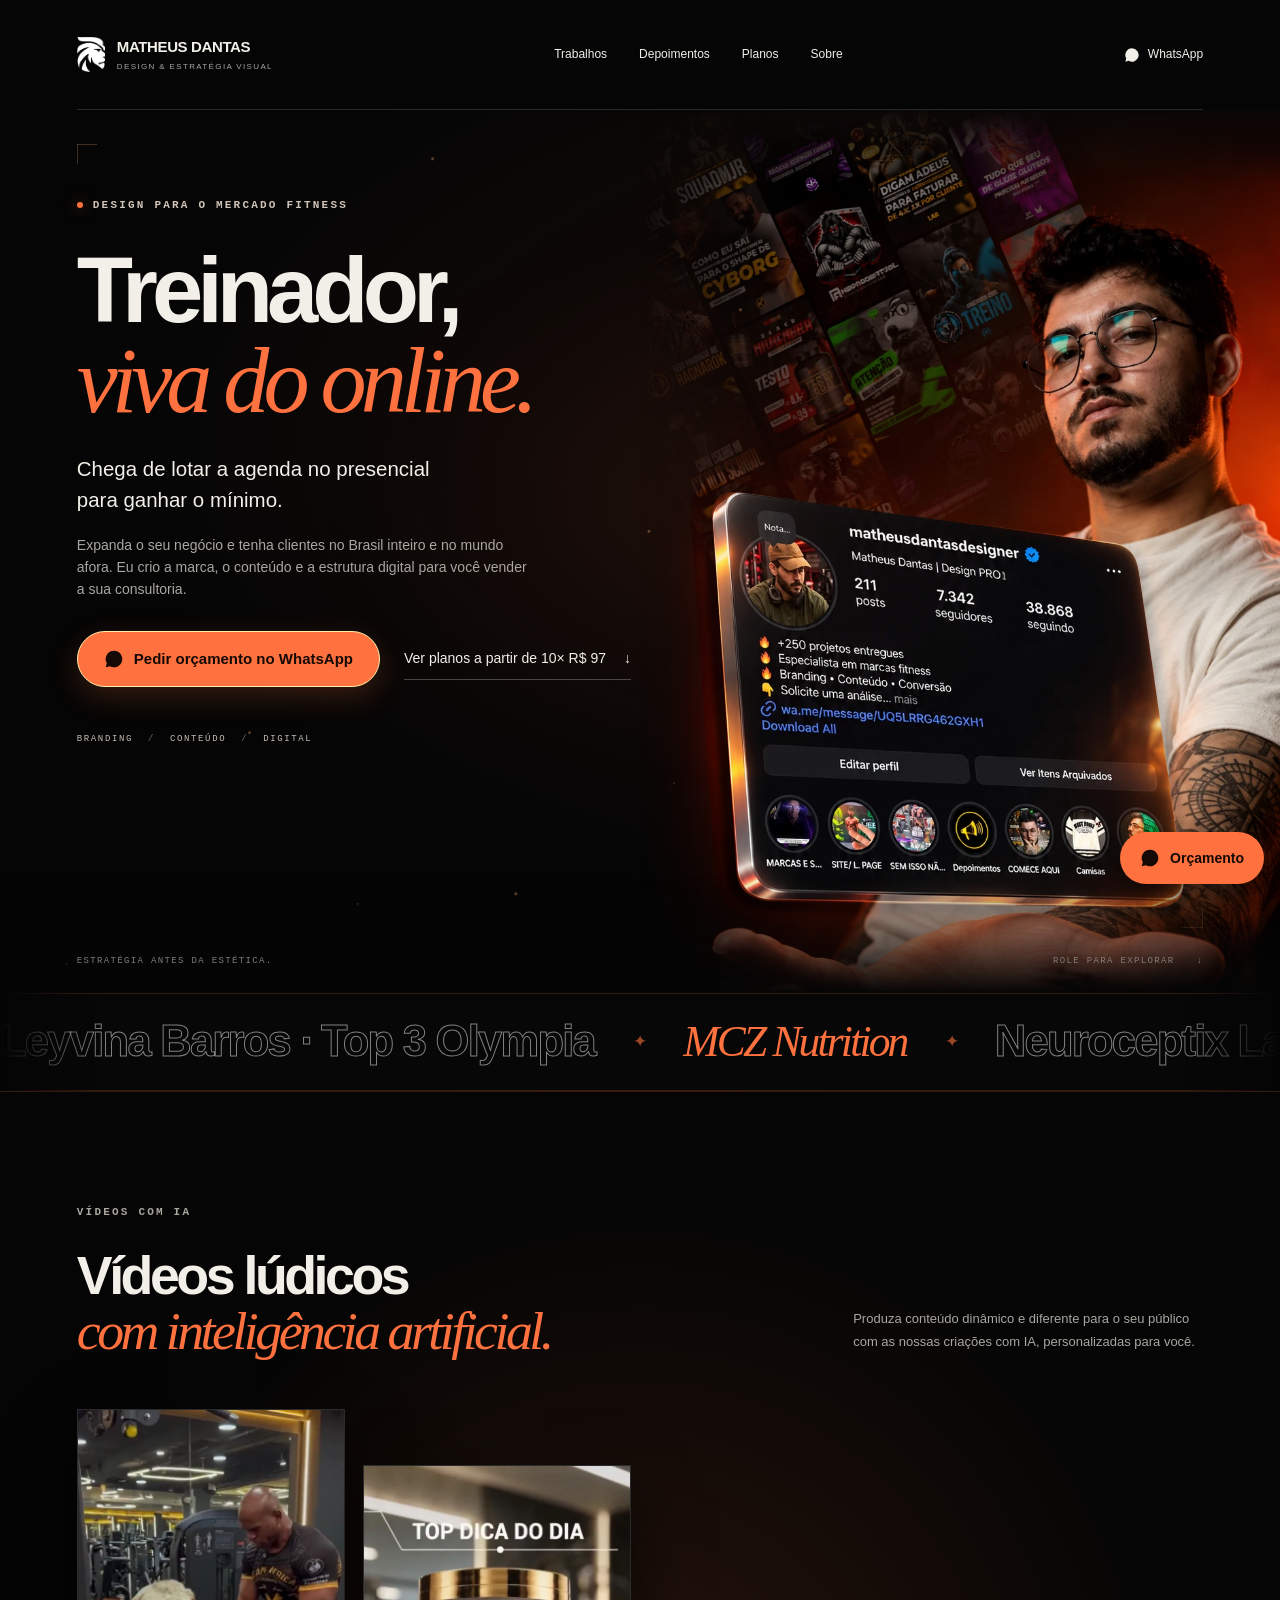
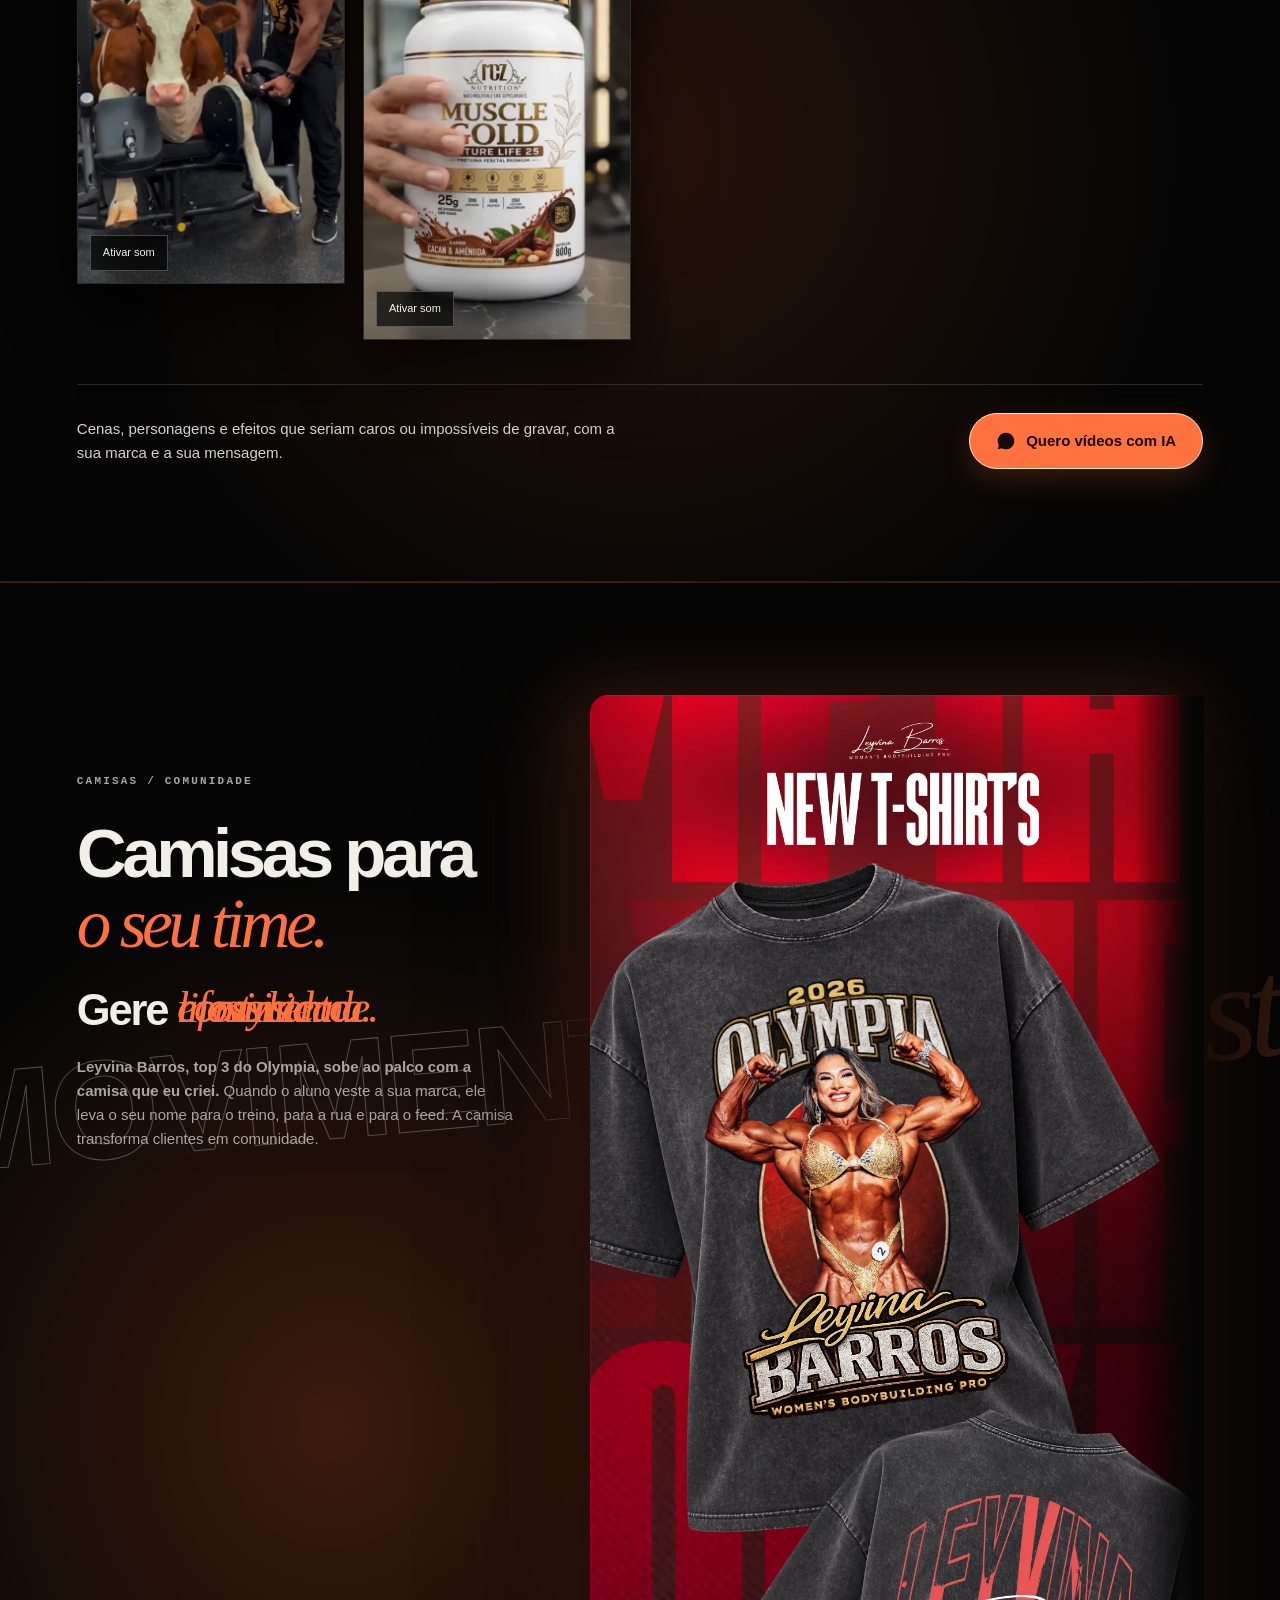
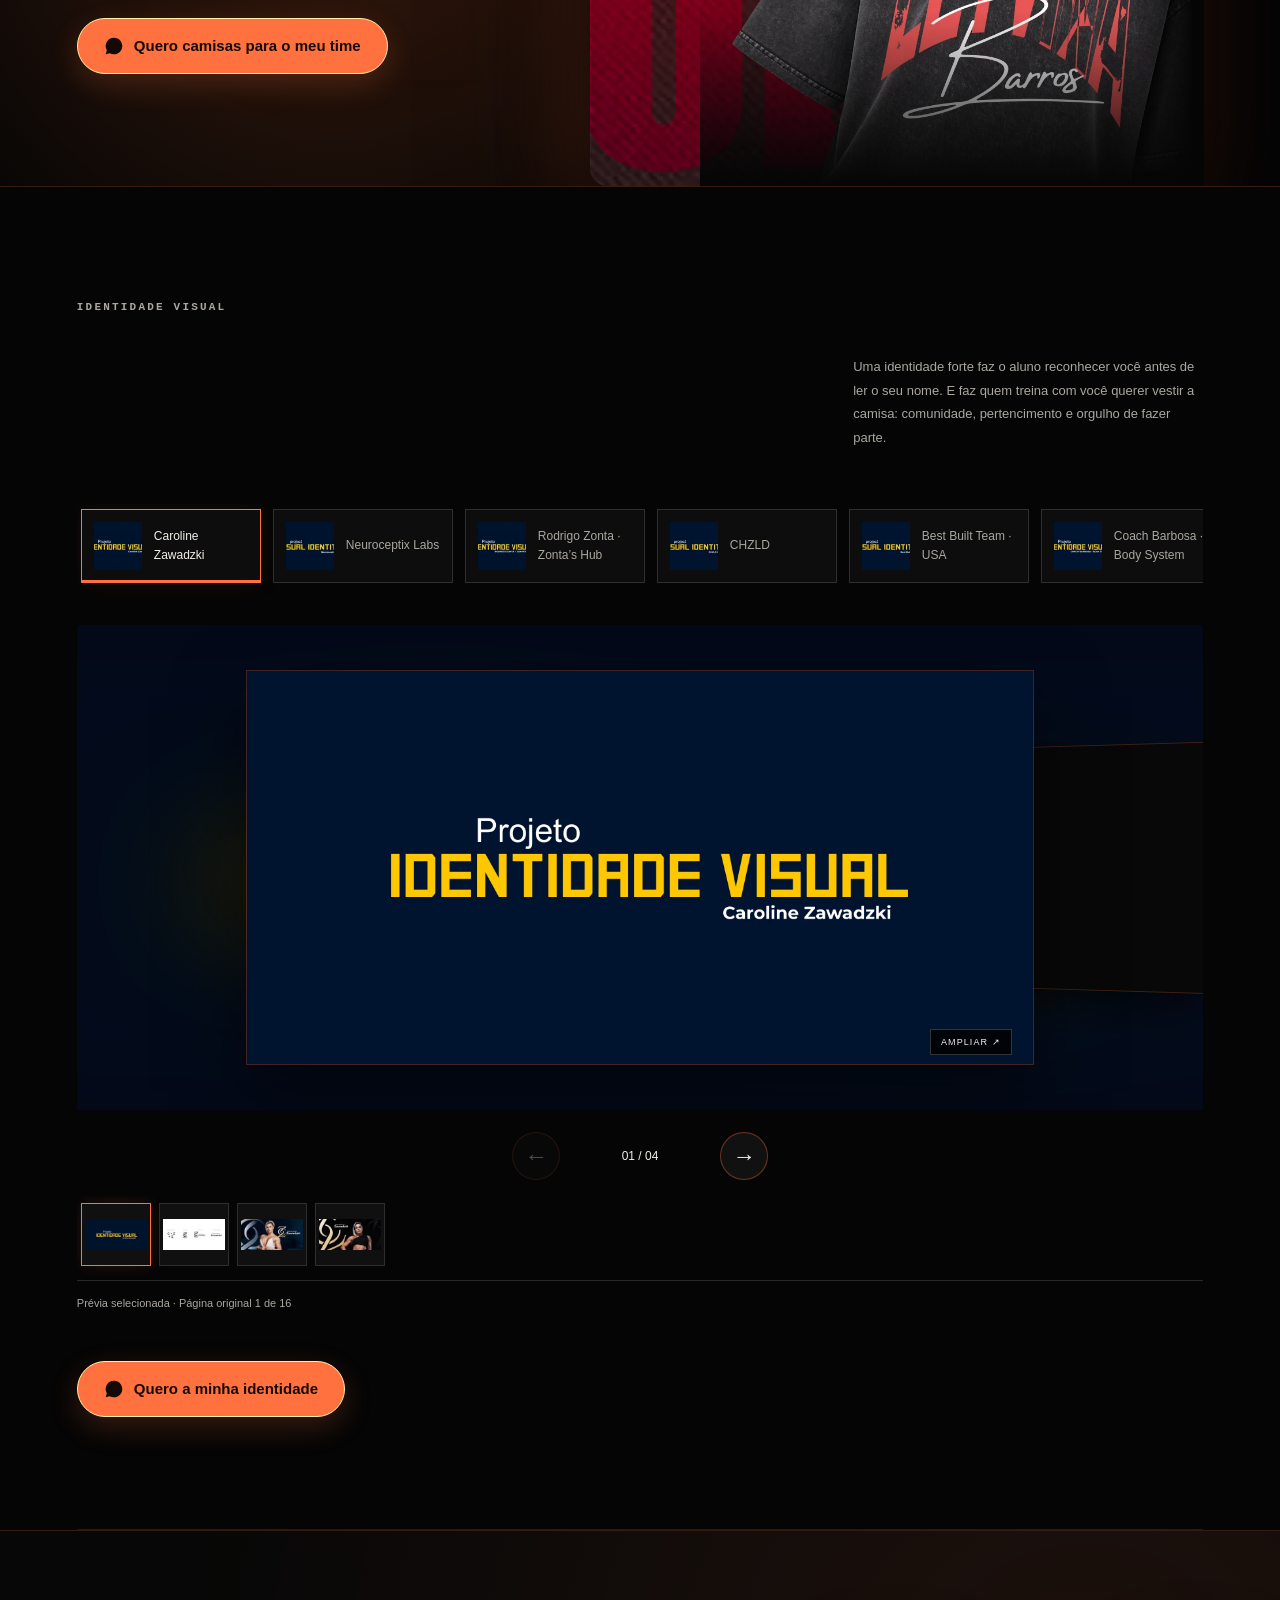
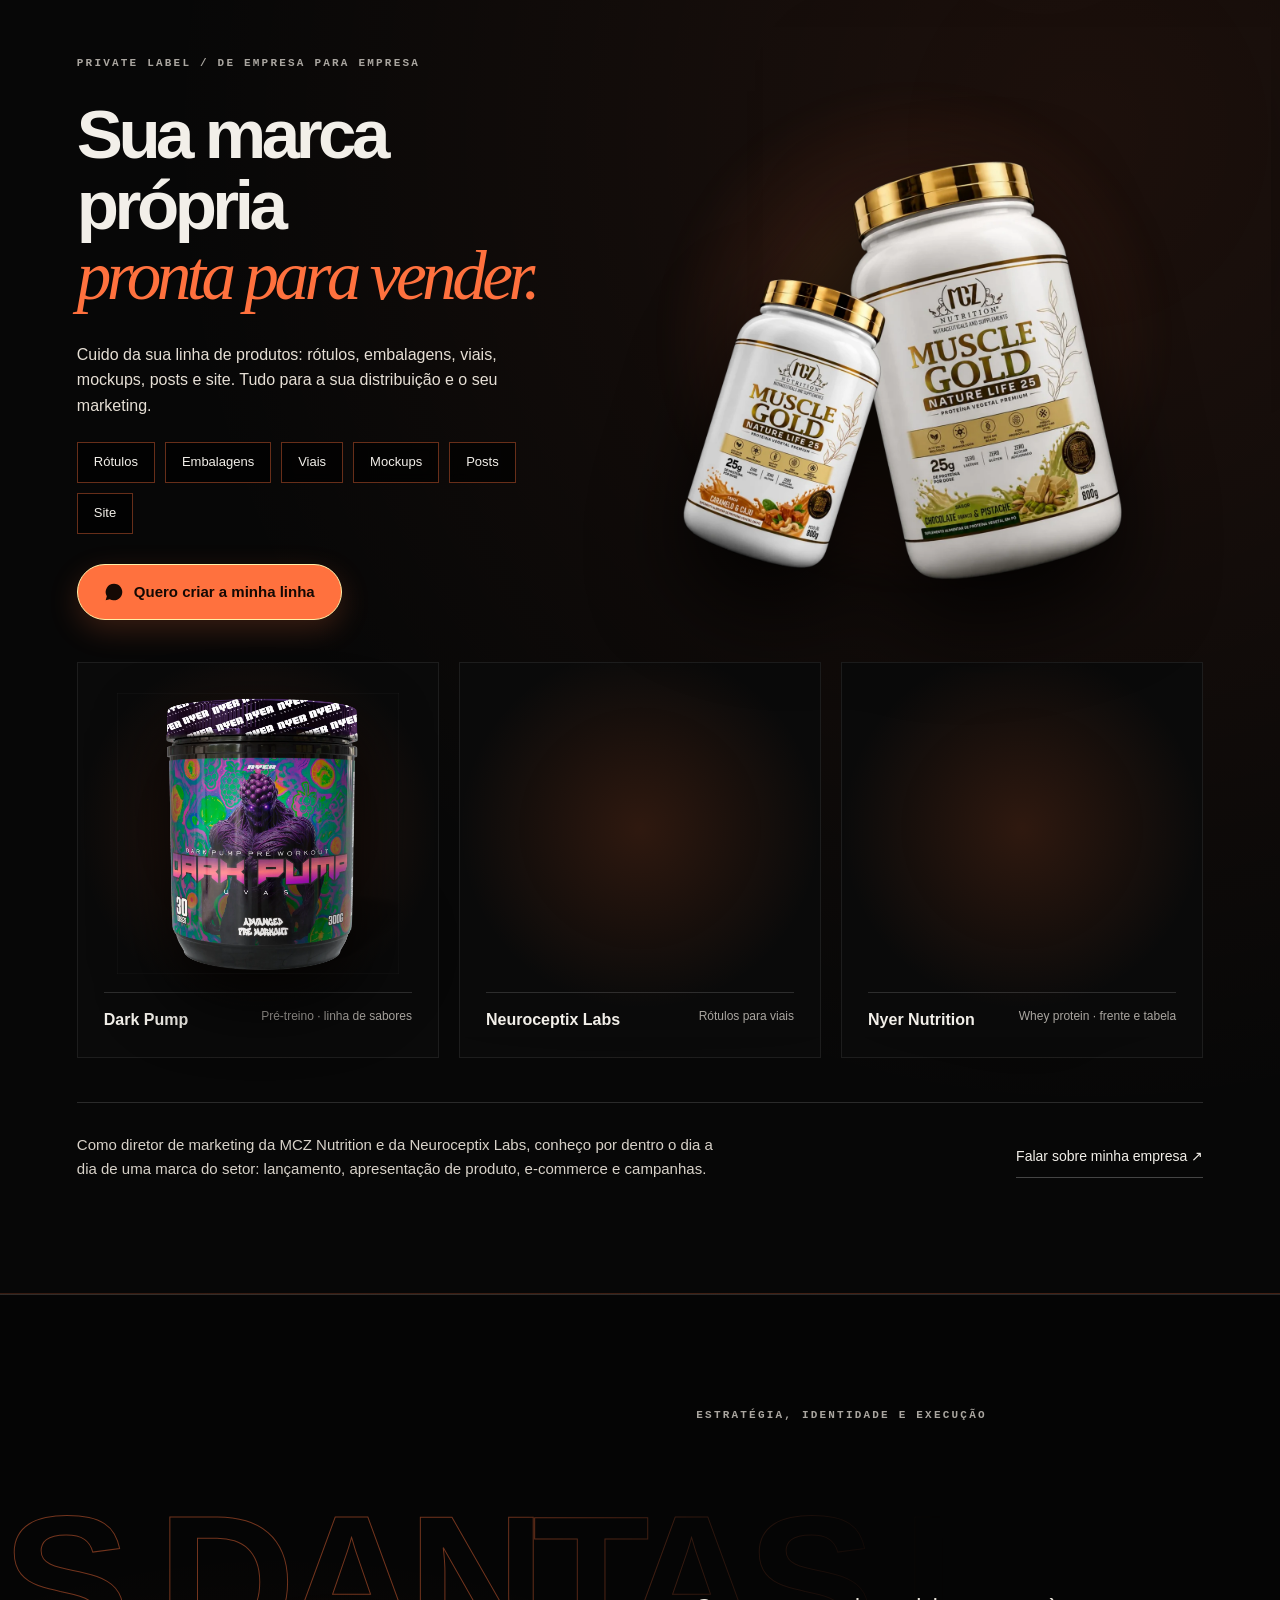
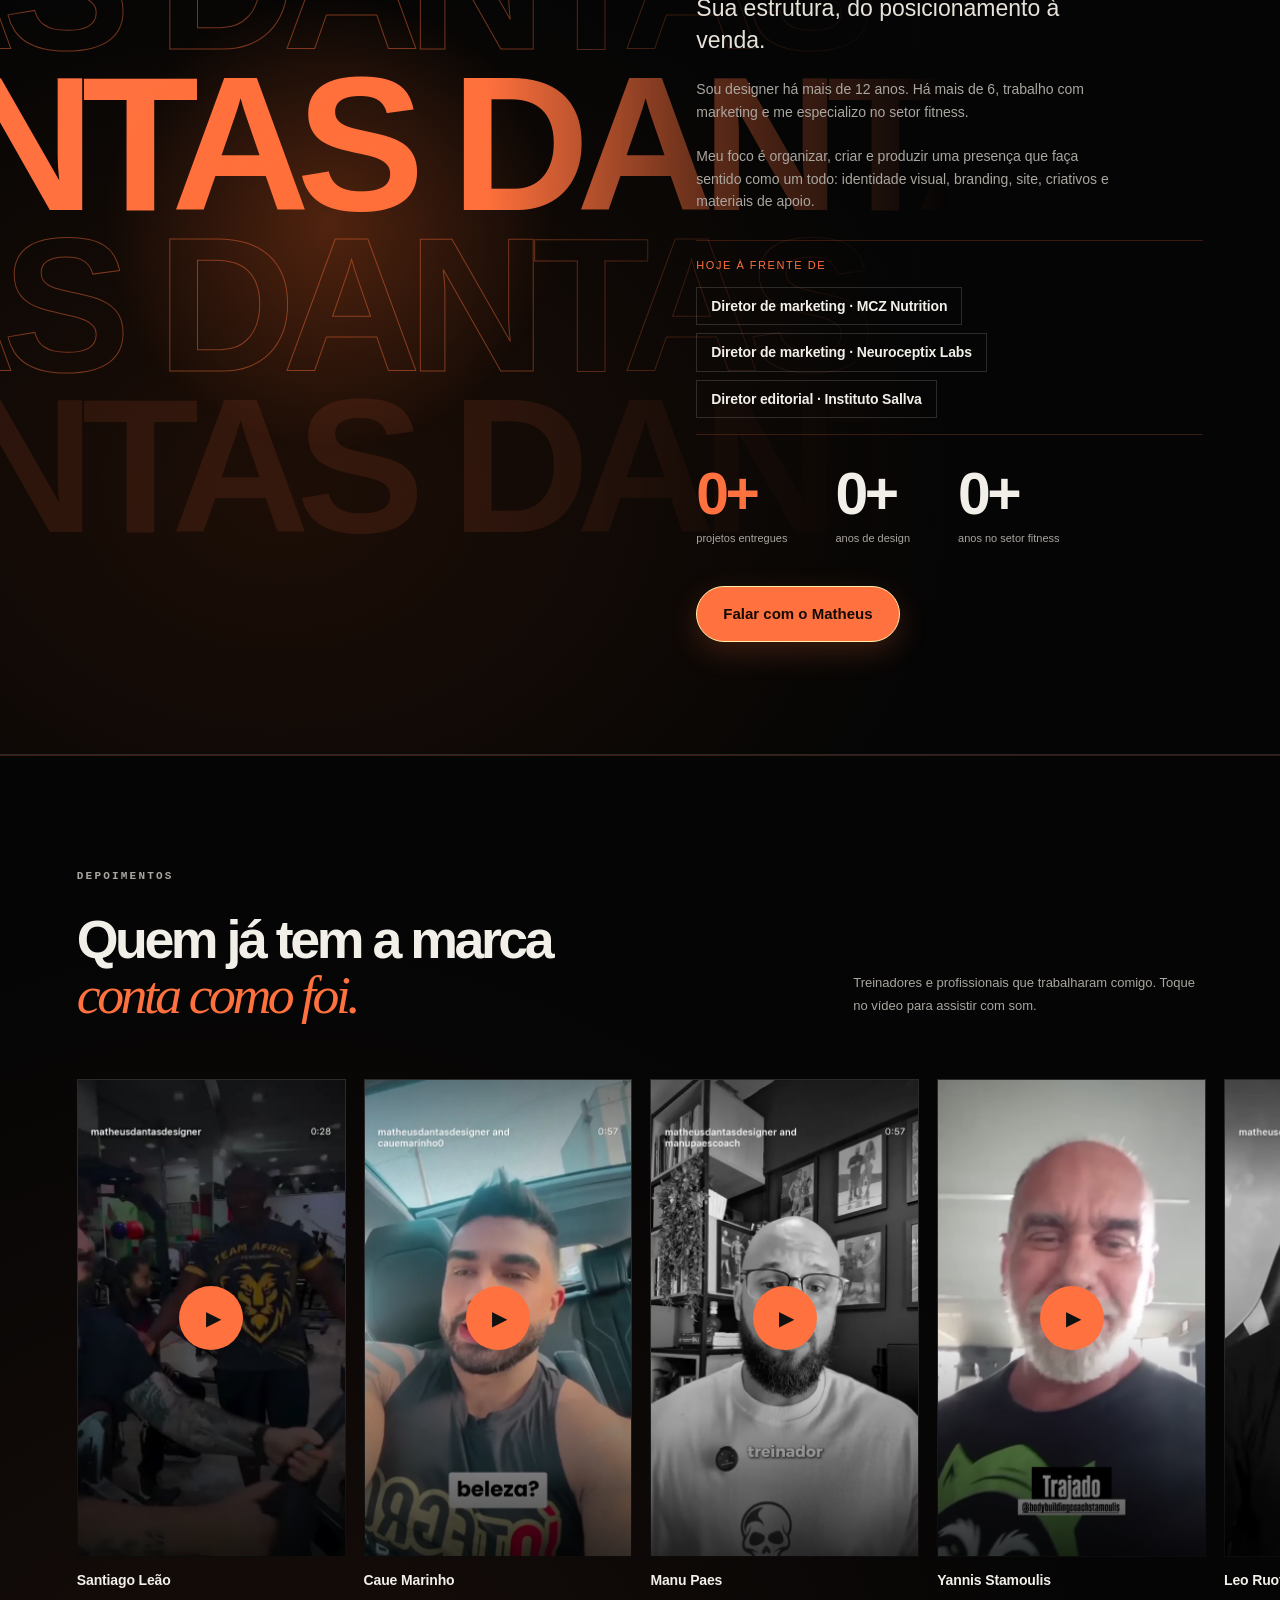
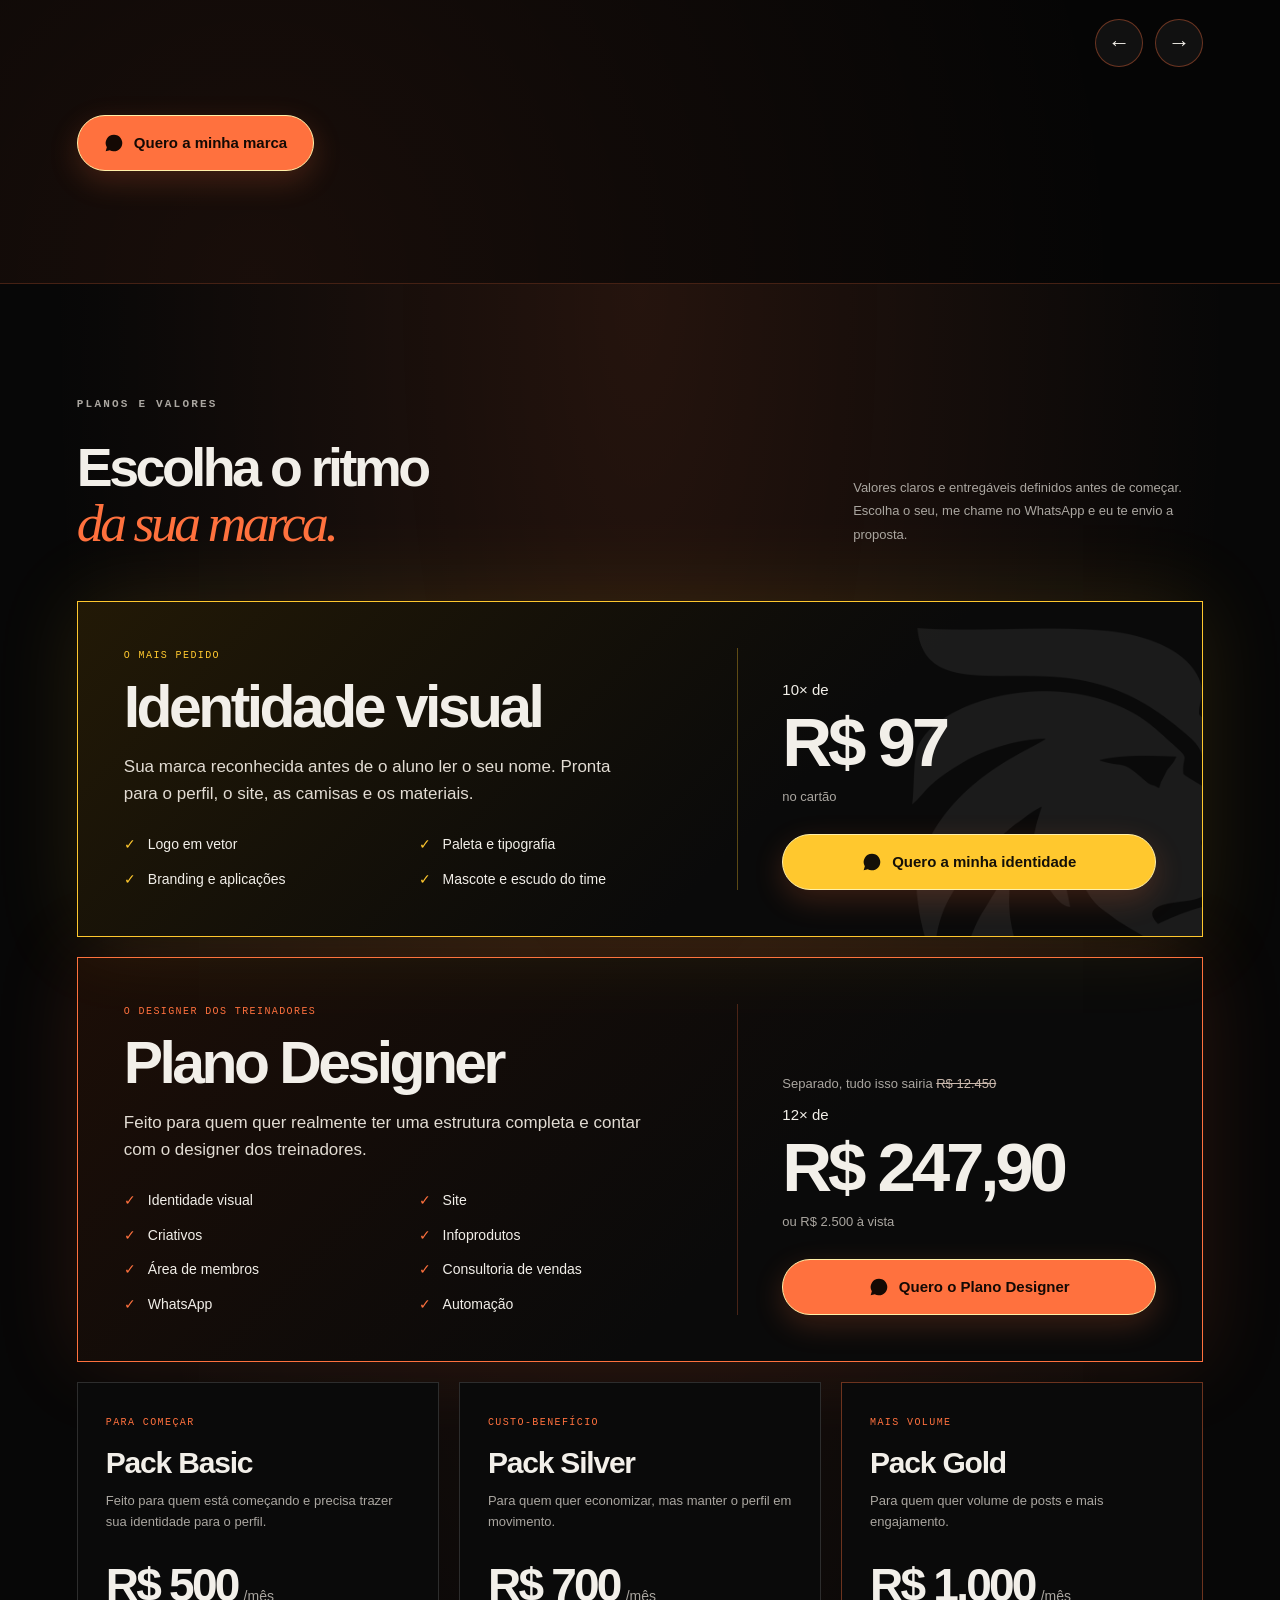
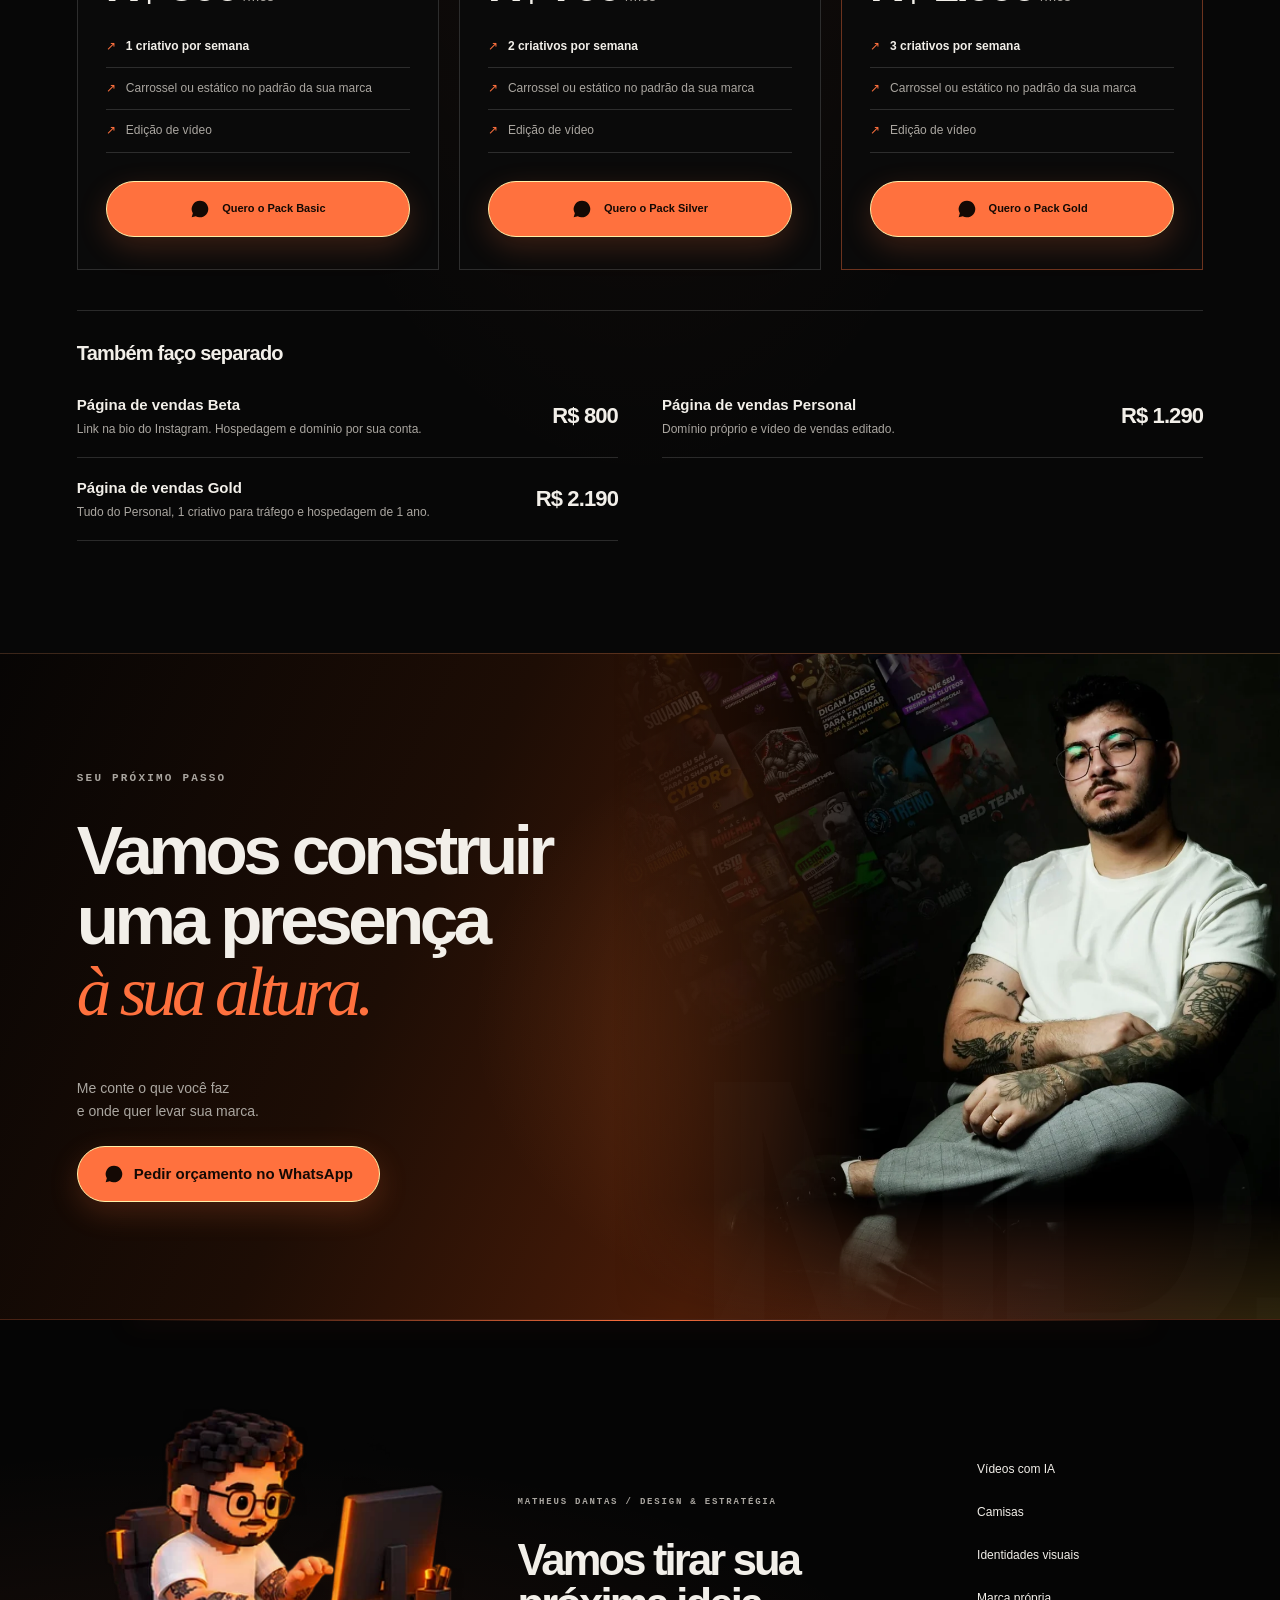
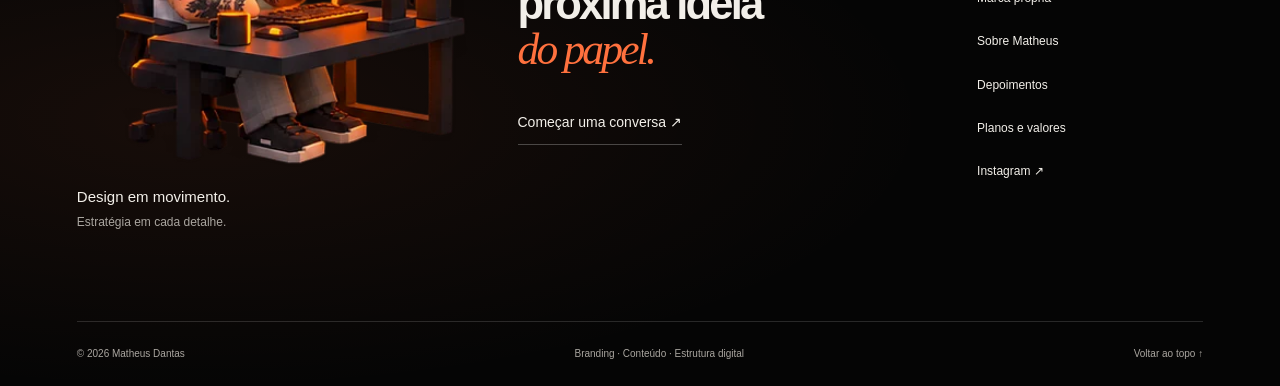
<file: index.html>
<!doctype html>
<html lang="pt-BR">
<head>
<meta charset="utf-8">
<meta name="viewport" content="width=device-width,initial-scale=1">
<title>Matheus Dantas — Design que vende para marcas fitness</title>
<meta name="description" content="Branding, conteúdo e estrutura digital para personais, treinadores e nutricionistas. Conheça os trabalhos de Matheus Dantas e converse sobre seu projeto.">
<meta name="theme-color" content="#050505">
<meta property="og:title" content="Matheus Dantas — Sua marca à altura do seu trabalho">
<meta property="og:description" content="Design para marcas fitness. Branding, conteúdo e estrutura digital.">
<link rel="icon" href="assets/logo-leao.webp">
<link rel="preload" as="image" href="assets/hero.webp">
<link rel="stylesheet" href="estilo.css">
<script src="app.js" defer>
</script>
<style>
@media(max-width:760px){.trust-grid{grid-template-columns:1fr}.trust-star{max-width:360px;margin:0 auto}}
.shirts-poster img{border-radius:18px;box-shadow:0 30px 80px #000b;object-fit:cover}

/* botões: pílula sólida, texto legível, ícone do WhatsApp, sem brilho varrendo */
.button,.wa-float{display:inline-flex;align-items:center;justify-content:center;gap:10px;min-height:56px;padding:0 26px;border-radius:999px;background:var(--accent);color:#140904;font-size:15px;font-weight:700;letter-spacing:0;text-transform:none;box-shadow:0 10px 30px #ff713e33;transition:transform .2s,box-shadow .2s,background .2s}
.button:after{display:none}
.button:hover,.wa-float:hover{background:#ff8a5e;transform:translateY(-2px);box-shadow:0 14px 36px #ff713e55}
.button .wa,.wa-float .wa,.header-contact .wa{width:20px;height:20px;flex:none}
.header-contact{display:inline-flex;align-items:center;gap:8px;border-radius:999px}
.header-contact .wa{width:16px;height:16px}
.wa-float{position:fixed;right:16px;bottom:16px;z-index:50;min-height:52px;padding:0 20px;font-size:14px;box-shadow:0 12px 30px #0009}
.text-link{font-size:14px}
@media(max-width:600px){.button{width:100%}.hero-actions{flex-direction:column;align-items:stretch}}
</style>
</head>
<body>
<div class="reading-progress" aria-hidden="true"><span></span></div>
<a class="skip" href="#conteudo">Pular para o conteúdo</a>
<header class="header wrap">
<a class="brand" href="#inicio" aria-label="Matheus Dantas, início">
<img src="assets/logo-leao.webp" alt="" width="30" height="36">
<span>MATHEUS DANTAS<small>DESIGN & ESTRATÉGIA VISUAL</small>
</span>
</a>
<nav aria-label="Navegação principal">
<a href="#videos-ia">Trabalhos</a>
<a href="#depoimentos">Depoimentos</a>
<a href="#ofertas">Planos</a>
<a href="#sobre">Sobre</a>
</nav>
<a class="header-contact" href="https://wa.me/5521979514356?text=Ol%C3%A1%20Matheus%21%20Vim%20pelo%20seu%20site%20e%20quero%20um%20or%C3%A7amento." target="_blank" rel="noopener noreferrer"><svg class="wa" viewBox="0 0 24 24" aria-hidden="true"><path fill="currentColor" d="M12 2a10 10 0 0 0-8.6 15.1L2 22l5-1.3A10 10 0 1 0 12 2Zm4.5 12.1c-.2-.1-1.5-.7-1.7-.8s-.4-.1-.6.1-.6.8-.8 1-.3.2-.5.1a6.7 6.7 0 0 1-3.3-2.9c-.3-.4.3-.4.7-1.3.1-.2 0-.3 0-.4l-.8-1.8c-.2-.5-.4-.4-.6-.4h-.5a1 1 0 0 0-.7.3 3 3 0 0 0-.9 2.2 5.2 5.2 0 0 0 1.1 2.8 11.9 11.9 0 0 0 4.6 4c1.7.7 2.4.8 3.2.7a2.8 2.8 0 0 0 1.8-1.3 2.3 2.3 0 0 0 .2-1.3c-.1-.1-.3-.2-.5-.3Z"/></svg>WhatsApp
</a>
</header>
<main id="conteudo">
<section class="hero" id="inicio" aria-labelledby="hero-title">
<div class="hero-art">
<svg class="portrait" viewBox="0 0 941 1672" role="img" aria-labelledby="portrait-title" xmlns="http://www.w3.org/2000/svg">
<title id="portrait-title">Matheus Dantas apresentando seu perfil do Instagram sobre a palma da mão</title>
<defs>
<filter id="panel-edge-blur" x="-20%" y="-20%" width="140%" height="140%"><feGaussianBlur stdDeviation="4"/></filter>
<linearGradient id="portrait-edge" x1="0" y1="0" x2="1" y2="0">
<stop offset="0" stop-color="white" stop-opacity="0"/>
<stop offset=".26" stop-color="white" stop-opacity="1"/>
<stop offset="1" stop-color="white" stop-opacity="1"/>
</linearGradient>
<linearGradient id="portrait-fade" x1="0" y1="0" x2="0" y2="1">
<stop offset="0" stop-color="white" stop-opacity="0"/>
<stop offset=".065" stop-color="white" stop-opacity="1"/>
<stop offset=".86" stop-color="white" stop-opacity="1"/>
<stop offset="1" stop-color="white" stop-opacity="0"/>
</linearGradient>
<mask id="portrait-fade-mask"><rect width="941" height="1672" fill="url(#portrait-fade)"/></mask>
<clipPath id="panel-clip">
<path d="M 139 562 C 119 560 103 575 107 605 L 142 1118 C 143 1144 159 1161 190 1163 L 755 1173 C 783 1174 804 1160 798 1129 L 734 681 C 730 652 717 639 690 636 Z"/>
</clipPath>
<mask id="panel-clear-mask"><path d="M 139 562 C 119 560 103 575 107 605 L 142 1118 C 143 1144 159 1161 190 1163 L 755 1173 C 783 1174 804 1160 798 1129 L 734 681 C 730 652 717 639 690 636 Z" fill="white" stroke="white" stroke-width="64" stroke-linejoin="round"/></mask>
<mask id="photo-mask">
<rect width="941" height="1672" fill="url(#portrait-edge)"/>
<path d="M 139 562 C 119 560 103 575 107 605 L 142 1118 C 143 1144 159 1161 190 1163 L 755 1173 C 783 1174 804 1160 798 1129 L 734 681 C 730 652 717 639 690 636 Z" fill="black" stroke="black" stroke-width="32" stroke-linejoin="round" filter="url(#panel-edge-blur)"/>
</mask>
</defs>
<g class="portrait-scene" mask="url(#portrait-fade-mask)">
<image href="assets/hero-clean.webp" width="941" height="1672" preserveAspectRatio="none" mask="url(#panel-clear-mask)"/>
<image href="assets/hero.webp" width="941" height="1672" mask="url(#photo-mask)"/>
</g>
<g class="profile-panel">
<image href="assets/hero.webp" width="941" height="1672" clip-path="url(#panel-clip)"/>
</g>
</svg>
</div>
<div class="hero-shade" aria-hidden="true">
</div>
<div class="hero-atmosphere" aria-hidden="true"><div class="ambient-light"></div><div class="amber-dust dust-near"></div><div class="amber-dust dust-far"></div></div>
<div class="hero-corners" aria-hidden="true"></div>
<div class="wrap hero-content">
<p class="eyebrow">
<span class="status-dot">
</span> DESIGN PARA O MERCADO FITNESS</p>
<h1 id="hero-title">Treinador,<br><em>viva do online.</em></h1>
<p class="hero-description">Chega de lotar a agenda no presencial<br>para ganhar o mínimo.</p>
<p class="hero-detail">Expanda o seu negócio e tenha clientes no Brasil inteiro e no mundo afora. Eu crio a marca, o conteúdo e a estrutura digital para você vender a sua consultoria.</p>
<div class="hero-actions">
<a class="button" href="https://wa.me/5521979514356?text=Ol%C3%A1%20Matheus%21%20Vim%20pelo%20seu%20site%20e%20quero%20um%20or%C3%A7amento." target="_blank" rel="noopener noreferrer"><svg class="wa" viewBox="0 0 24 24" aria-hidden="true"><path fill="currentColor" d="M12 2a10 10 0 0 0-8.6 15.1L2 22l5-1.3A10 10 0 1 0 12 2Zm4.5 12.1c-.2-.1-1.5-.7-1.7-.8s-.4-.1-.6.1-.6.8-.8 1-.3.2-.5.1a6.7 6.7 0 0 1-3.3-2.9c-.3-.4.3-.4.7-1.3.1-.2 0-.3 0-.4l-.8-1.8c-.2-.5-.4-.4-.6-.4h-.5a1 1 0 0 0-.7.3 3 3 0 0 0-.9 2.2 5.2 5.2 0 0 0 1.1 2.8 11.9 11.9 0 0 0 4.6 4c1.7.7 2.4.8 3.2.7a2.8 2.8 0 0 0 1.8-1.3 2.3 2.3 0 0 0 .2-1.3c-.1-.1-.3-.2-.5-.3Z"/></svg>Pedir orçamento no WhatsApp
</a>
<a class="text-link" href="#ofertas">Ver planos a partir de 10× R$ 97 <span aria-hidden="true">↓</span>
</a>
</div>
<div class="hero-tags" aria-label="Áreas de atuação">
<span>BRANDING</span>
<i aria-hidden="true">/</i>
<span>CONTEÚDO</span>
<i aria-hidden="true">/</i>
<span>DIGITAL</span>
</div>
</div>

<button class="motion-toggle" type="button" hidden aria-pressed="false" style="display:none!important"></button>
<div class="hero-bottom wrap">
<span>ESTRATÉGIA ANTES DA ESTÉTICA.</span>
<a href="#videos-ia" aria-label="Ir aos trabalhos">ROLE PARA EXPLORAR <span aria-hidden="true">↓</span>
</a>
</div>
</section>
<div class="marquee" aria-label="Quem já confia"><div class="marquee-track"><span>Leyvina Barros · Top 3 Olympia</span><i>✦</i><em>MCZ Nutrition</em><i>✦</i><span>Neuroceptix Labs</span><i>✦</i><em>Best Built Team · USA</em><i>✦</i><span>Yannis Stamoulis</span><i>✦</i><em>Caroline Zawadzki</em><i>✦</i><span>Nyer Nutrition</span><i>✦</i><em>DAITX Gym</em><i>✦</i><span>Full ROM Brothers</span><i>✦</i><em>Coach Barbosa</em><i>✦</i><span>Santiago Leão</span><i>✦</i><em>CHZLD</em><i>✦</i><span>Leyvina Barros · Top 3 Olympia</span><i>✦</i><em>MCZ Nutrition</em><i>✦</i><span>Neuroceptix Labs</span><i>✦</i><em>Best Built Team · USA</em><i>✦</i><span>Yannis Stamoulis</span><i>✦</i><em>Caroline Zawadzki</em><i>✦</i><span>Nyer Nutrition</span><i>✦</i><em>DAITX Gym</em><i>✦</i><span>Full ROM Brothers</span><i>✦</i><em>Coach Barbosa</em><i>✦</i><span>Santiago Leão</span><i>✦</i><em>CHZLD</em><i>✦</i></div></div>
<section class="ia section" id="videos-ia"><div class="wrap"><div class="section-heading"><div><p class="eyebrow">VÍDEOS COM IA</p><h2>Vídeos lúdicos<br><em>com inteligência artificial.</em></h2></div><p>Produza conteúdo dinâmico e diferente para o seu público com as nossas criações com IA, personalizadas para você.</p></div><div class="ia-grid"><figure class="ia-clip"><video src="assets/ia/ia-3.mp4" poster="assets/ia/ia-3.webp" muted loop playsinline preload="none" aria-label="Exemplo de vídeo criado com inteligência artificial"></video><button type="button" class="ia-sound" aria-pressed="false">Ativar som</button></figure><figure class="ia-clip"><video src="assets/ia/ia-4.mp4" poster="assets/ia/ia-4.webp" muted loop playsinline preload="none" aria-label="Exemplo de vídeo criado com inteligência artificial"></video><button type="button" class="ia-sound" aria-pressed="false">Ativar som</button></figure></div><div class="ia-bottom"><p>Cenas, personagens e efeitos que seriam caros ou impossíveis de gravar, com a sua marca e a sua mensagem.</p><a class="button" href="https://wa.me/5521979514356?text=Ol%C3%A1%20Matheus%21%20Quero%20v%C3%ADdeos%20com%20IA%20para%20a%20minha%20marca." target="_blank" rel="noopener noreferrer"><svg class="wa" viewBox="0 0 24 24" aria-hidden="true"><path fill="currentColor" d="M12 2a10 10 0 0 0-8.6 15.1L2 22l5-1.3A10 10 0 1 0 12 2Zm4.5 12.1c-.2-.1-1.5-.7-1.7-.8s-.4-.1-.6.1-.6.8-.8 1-.3.2-.5.1a6.7 6.7 0 0 1-3.3-2.9c-.3-.4.3-.4.7-1.3.1-.2 0-.3 0-.4l-.8-1.8c-.2-.5-.4-.4-.6-.4h-.5a1 1 0 0 0-.7.3 3 3 0 0 0-.9 2.2 5.2 5.2 0 0 0 1.1 2.8 11.9 11.9 0 0 0 4.6 4c1.7.7 2.4.8 3.2.7a2.8 2.8 0 0 0 1.8-1.3 2.3 2.3 0 0 0 .2-1.3c-.1-.1-.3-.2-.5-.3Z"/></svg>Quero vídeos com IA</a></div></div></section>
<section class="shirts-feature section" id="camisetas"><div class="shirts-words" aria-hidden="true"><div class="marquee-track"><span>MOVIMENTO</span><i>✦</i><em>Ecossistema</em><i>✦</i><span>COMUNIDADE</span><i>✦</i><em>Lifestyle</em><i>✦</i><span>MOVIMENTO</span><i>✦</i><em>Ecossistema</em><i>✦</i><span>COMUNIDADE</span><i>✦</i><em>Lifestyle</em><i>✦</i><span>MOVIMENTO</span><i>✦</i><em>Ecossistema</em><i>✦</i><span>COMUNIDADE</span><i>✦</i><em>Lifestyle</em><i>✦</i><span>MOVIMENTO</span><i>✦</i><em>Ecossistema</em><i>✦</i><span>COMUNIDADE</span><i>✦</i><em>Lifestyle</em><i>✦</i></div></div><div class="wrap shirts-layout"><figure class="shirts-model shirts-poster"><img src="assets/camisa-olympia.webp" alt="Camiseta Olympia 2026 de Leyvina Barros, frente e costas, criada por Matheus Dantas" width="1063" height="1890" loading="lazy" decoding="async"></figure><div class="shirts-copy"><p class="eyebrow">CAMISAS / COMUNIDADE</p><h2>Camisas para<br><em>o seu time.</em></h2><p class="shirts-rotator" aria-label="Gere movimento, ecossistema, comunidade e lifestyle.">Gere <span class="rotator" aria-hidden="true"><span>movimento.</span><span>ecossistema.</span><span>comunidade.</span><span>lifestyle.</span></span></p><p class="shirts-lead"><strong>Leyvina Barros, top 3 do Olympia, sobe ao palco com a camisa que eu criei.</strong> Quando o aluno veste a sua marca, ele leva o seu nome para o treino, para a rua e para o feed. A camisa transforma clientes em comunidade.</p><a class="shirts-collection" href="assets/camisas-colecao.webp" data-gallery data-caption="Camisas criadas para Neuroceptix, Leyvina Barros e Squad Barboza"><img src="assets/camisas-colecao.webp" alt="Camisas criadas para Neuroceptix, Leyvina Barros e Squad Barboza" width="1041" height="679" loading="lazy" decoding="async"></a><a class="button" href="https://wa.me/5521979514356?text=Ol%C3%A1%20Matheus%21%20Quero%20camisas%20para%20o%20meu%20time." target="_blank" rel="noopener noreferrer"><svg class="wa" viewBox="0 0 24 24" aria-hidden="true"><path fill="currentColor" d="M12 2a10 10 0 0 0-8.6 15.1L2 22l5-1.3A10 10 0 1 0 12 2Zm4.5 12.1c-.2-.1-1.5-.7-1.7-.8s-.4-.1-.6.1-.6.8-.8 1-.3.2-.5.1a6.7 6.7 0 0 1-3.3-2.9c-.3-.4.3-.4.7-1.3.1-.2 0-.3 0-.4l-.8-1.8c-.2-.5-.4-.4-.6-.4h-.5a1 1 0 0 0-.7.3 3 3 0 0 0-.9 2.2 5.2 5.2 0 0 0 1.1 2.8 11.9 11.9 0 0 0 4.6 4c1.7.7 2.4.8 3.2.7a2.8 2.8 0 0 0 1.8-1.3 2.3 2.3 0 0 0 .2-1.3c-.1-.1-.3-.2-.5-.3Z"/></svg>Quero camisas para o meu time</a></div></div></section>
<section class="document-section section wrap" id="identidades"><div class="section-heading"><div><p class="eyebrow">IDENTIDADE VISUAL</p><h2>Identidades que viram<br><em>time.</em></h2></div><p>Uma identidade forte faz o aluno reconhecer você antes de ler o seu nome. E faz quem treina com você querer vestir a camisa: comunidade, pertencimento e orgulho de fazer parte.</p></div><div class="document-reader identity" data-reader="caroline" tabindex="0" role="region" aria-label="Projetos de identidade visual"><div class="document-tabs" aria-label="Escolher projeto"><button type="button" data-document="caroline" aria-pressed="true"><img src="assets/projects/caroline/1-thumb.webp" alt="" width="90" height="90" loading="lazy"><span>Caroline Zawadzki</span></button><button type="button" data-document="neuroceptix" aria-pressed="false"><img src="assets/projects/neuroceptix/1-thumb.webp" alt="" width="90" height="90" loading="lazy"><span>Neuroceptix Labs</span></button><button type="button" data-document="zonta" aria-pressed="false"><img src="assets/projects/zonta/1-thumb.webp" alt="" width="90" height="90" loading="lazy"><span>Rodrigo Zonta · Zonta’s Hub</span></button><button type="button" data-document="chzld" aria-pressed="false"><img src="assets/projects/chzld/1-thumb.webp" alt="" width="90" height="90" loading="lazy"><span>CHZLD</span></button><button type="button" data-document="bestbuilt" aria-pressed="false"><img src="assets/projects/bestbuilt/1-thumb.webp" alt="" width="90" height="90" loading="lazy"><span>Best Built Team · USA</span></button><button type="button" data-document="barbosa" aria-pressed="false"><img src="assets/projects/barbosa/1-thumb.webp" alt="" width="90" height="90" loading="lazy"><span>Coach Barbosa · Body System</span></button></div><div class="reader-body"><div class="reader-stage"><a data-reader-zoom href="assets/projects/caroline/1.webp" aria-label="Ampliar página"><img data-reader-image src="assets/projects/caroline/1.webp" alt="Caroline Zawadzki, página1" width="1440" height="720" loading="lazy" decoding="async"></a><span class="reader-zoom-hint" aria-hidden="true">AMPLIAR ↗</span></div><div class="reader-controls"><button type="button" data-reader-prev aria-label="Página anterior" disabled>←</button><p data-reader-status aria-live="polite" aria-atomic="true">01 / 04</p><button type="button" data-reader-next aria-label="Próxima página">→</button></div><div class="reader-thumbs" aria-label="Páginas do projeto"></div><div class="reader-meta"><a data-reader-pdf href="#" hidden></a><p data-reader-origin>Prévia selecionada · Prévia selecionada · Página original1de16</p></div></div></div><div class="section-cta"><a class="button" href="https://wa.me/5521979514356?text=Ol%C3%A1%20Matheus%21%20Quero%20uma%20identidade%20visual." target="_blank" rel="noopener noreferrer"><svg class="wa" viewBox="0 0 24 24" aria-hidden="true"><path fill="currentColor" d="M12 2a10 10 0 0 0-8.6 15.1L2 22l5-1.3A10 10 0 1 0 12 2Zm4.5 12.1c-.2-.1-1.5-.7-1.7-.8s-.4-.1-.6.1-.6.8-.8 1-.3.2-.5.1a6.7 6.7 0 0 1-3.3-2.9c-.3-.4.3-.4.7-1.3.1-.2 0-.3 0-.4l-.8-1.8c-.2-.5-.4-.4-.6-.4h-.5a1 1 0 0 0-.7.3 3 3 0 0 0-.9 2.2 5.2 5.2 0 0 0 1.1 2.8 11.9 11.9 0 0 0 4.6 4c1.7.7 2.4.8 3.2.7a2.8 2.8 0 0 0 1.8-1.3 2.3 2.3 0 0 0 .2-1.3c-.1-.1-.3-.2-.5-.3Z"/></svg>Quero a minha identidade</a></div></section>
<section class="b2b section" id="empresas"><div class="wrap"><div class="pl-hero"><div class="pl-copy"><p class="eyebrow">PRIVATE LABEL / DE EMPRESA PARA EMPRESA</p><h2>Sua marca própria<br><em>pronta para vender.</em></h2><p>Cuido da sua linha de produtos: rótulos, embalagens, viais, mockups, posts e site. Tudo para a sua distribuição e o seu marketing.</p><ul class="b2b-deliverables"><li>Rótulos</li><li>Embalagens</li><li>Viais</li><li>Mockups</li><li>Posts</li><li>Site</li></ul><a class="button" href="https://wa.me/5521979514356?text=Ol%C3%A1%20Matheus%21%20Quero%20criar%20a%20linha%20da%20minha%20marca%20pr%C3%B3pria." target="_blank" rel="noopener noreferrer"><svg class="wa" viewBox="0 0 24 24" aria-hidden="true"><path fill="currentColor" d="M12 2a10 10 0 0 0-8.6 15.1L2 22l5-1.3A10 10 0 1 0 12 2Zm4.5 12.1c-.2-.1-1.5-.7-1.7-.8s-.4-.1-.6.1-.6.8-.8 1-.3.2-.5.1a6.7 6.7 0 0 1-3.3-2.9c-.3-.4.3-.4.7-1.3.1-.2 0-.3 0-.4l-.8-1.8c-.2-.5-.4-.4-.6-.4h-.5a1 1 0 0 0-.7.3 3 3 0 0 0-.9 2.2 5.2 5.2 0 0 0 1.1 2.8 11.9 11.9 0 0 0 4.6 4c1.7.7 2.4.8 3.2.7a2.8 2.8 0 0 0 1.8-1.3 2.3 2.3 0 0 0 .2-1.3c-.1-.1-.3-.2-.5-.3Z"/></svg>Quero criar a minha linha</a></div><div class="pl-stage"><img class="pl-item pl-ghk" src="assets/privatelabel/ghk-cu-serum.webp" alt="Caixas do GHK-Cu Oil Serum da Neuroceptix Labs" width="1100" height="742" loading="lazy" decoding="async"><img class="pl-item pl-gold" src="assets/privatelabel/mcz-muscle-gold.webp" alt="Potes do Muscle Gold da MCZ Nutrition" width="1100" height="1050" loading="lazy" decoding="async"><img class="pl-item pl-pump" src="assets/privatelabel/dark-pump-limao.webp" alt="Pote do pré-treino Dark Pump sabor limão" width="1100" height="1100" loading="lazy" decoding="async"></div></div><div class="pl-shelf"><figure><img src="assets/privatelabel/dark-pump-uva.webp" alt="Pote do pré-treino Dark Pump sabor uva" width="1100" height="1100" loading="lazy" decoding="async"><figcaption><strong>Dark Pump</strong><span>Pré-treino · linha de sabores</span></figcaption></figure><figure><img src="assets/privatelabel/neuroceptix-viais.webp" alt="Viais da Neuroceptix Labs" width="776" height="549" loading="lazy" decoding="async"><figcaption><strong>Neuroceptix Labs</strong><span>Rótulos para viais</span></figcaption></figure><figure><img src="assets/privatelabel/nyer-whey.webp" alt="Potes de whey protein da Nyer Nutrition" width="1100" height="1100" loading="lazy" decoding="async"><figcaption><strong>Nyer Nutrition</strong><span>Whey protein · frente e tabela</span></figcaption></figure></div><div class="b2b-bottom"><p>Como diretor de marketing da MCZ Nutrition e da Neuroceptix Labs, conheço por dentro o dia a dia de uma marca do setor: lançamento, apresentação de produto, e-commerce e campanhas.</p><a class="text-link" href="https://wa.me/5521979514356?text=Ol%C3%A1%20Matheus%21%20Quero%20criar%20a%20linha%20da%20minha%20marca%20pr%C3%B3pria." target="_blank" rel="noopener noreferrer">Falar sobre minha empresa ↗</a></div></div></section>
<section class="about section office-about" id="sobre"><div class="about-words" aria-hidden="true"><span>DANTAS DANTAS DANTAS DANTAS</span><span>DANTAS DANTAS DANTAS DANTAS</span><span>DANTAS DANTAS DANTAS DANTAS</span><span>DANTAS DANTAS DANTAS DANTAS</span></div><div class="wrap about-grid"><div class="about-image about-stage"><span class="about-halo" aria-hidden="true"></span><img src="assets/matheus-recorte.webp" alt="Matheus Dantas de óculos e suéter verde, com a mão no queixo" width="836" height="1377" loading="lazy" decoding="async"></div><div><p class="eyebrow">ESTRATÉGIA, IDENTIDADE E EXECUÇÃO</p><h2>Prazer,<br>Matheus <em>Dantas.</em></h2><p class="about-lead">Sua estrutura, do posicionamento à venda.</p><p>Sou designer há mais de 12 anos. Há mais de 6, trabalho com marketing e me especializo no setor fitness.</p><p>Meu foco é organizar, criar e produzir uma presença que faça sentido como um todo: identidade visual, branding, site, criativos e materiais de apoio.</p><div class="about-roles"><p>Hoje à frente de</p><ul><li>Diretor de marketing · MCZ Nutrition</li><li>Diretor de marketing · Neuroceptix Labs</li><li>Diretor editorial · Instituto Sallva</li></ul></div><div class="experience-facts"><span><strong>250+</strong> projetos entregues</span><span><strong>12+</strong> anos de design</span><span><strong>6+</strong> anos no setor fitness</span></div><a class="button" href="#contato">Falar com o Matheus</a></div></div></section>
<section class="testimonials section" id="depoimentos"><div class="wrap"><div class="section-heading"><div><p class="eyebrow">DEPOIMENTOS</p><h2>Quem já tem a marca<br><em>conta como foi.</em></h2></div><p>Treinadores e profissionais que trabalharam comigo. Toque no vídeo para assistir com som.</p></div></div><div class="testimonial-rail" tabindex="0" role="region" aria-label="Depoimentos em vídeo"><figure class="testimonial"><video src="assets/depoimentos/santiago-leao.mp4" poster="assets/depoimentos/santiago-leao.webp" preload="none" playsinline controls aria-label="Depoimento de Santiago Leão"></video><figcaption>Santiago Leão</figcaption></figure><figure class="testimonial"><video src="assets/depoimentos/caue-marinho.mp4" poster="assets/depoimentos/caue-marinho.webp" preload="none" playsinline controls aria-label="Depoimento de Caue Marinho"></video><figcaption>Caue Marinho</figcaption></figure><figure class="testimonial"><video src="assets/depoimentos/manu-paes.mp4" poster="assets/depoimentos/manu-paes.webp" preload="none" playsinline controls aria-label="Depoimento de Manu Paes"></video><figcaption>Manu Paes</figcaption></figure><figure class="testimonial"><video src="assets/depoimentos/yannis-stamoulis.mp4" poster="assets/depoimentos/yannis-stamoulis.webp" preload="none" playsinline controls aria-label="Depoimento de Yannis Stamoulis"></video><figcaption>Yannis Stamoulis</figcaption></figure><figure class="testimonial"><video src="assets/depoimentos/leo-ruotolo.mp4" poster="assets/depoimentos/leo-ruotolo.webp" preload="none" playsinline controls aria-label="Depoimento de Leo Ruotolo"></video><figcaption>Leo Ruotolo</figcaption></figure><figure class="testimonial"><video src="assets/depoimentos/mathias.mp4" poster="assets/depoimentos/mathias.webp" preload="none" playsinline controls aria-label="Depoimento de Mathias"></video><figcaption>Mathias</figcaption></figure></div><div class="wrap testimonial-controls"><button type="button" data-rail-prev aria-label="Depoimentos anteriores">←</button><button type="button" data-rail-next aria-label="Próximos depoimentos">→</button></div><div class="section-cta"><a class="button" href="https://wa.me/5521979514356?text=Ol%C3%A1%20Matheus%21%20Vi%20os%20depoimentos%20e%20quero%20a%20minha%20marca%20tamb%C3%A9m." target="_blank" rel="noopener noreferrer"><svg class="wa" viewBox="0 0 24 24" aria-hidden="true"><path fill="currentColor" d="M12 2a10 10 0 0 0-8.6 15.1L2 22l5-1.3A10 10 0 1 0 12 2Zm4.5 12.1c-.2-.1-1.5-.7-1.7-.8s-.4-.1-.6.1-.6.8-.8 1-.3.2-.5.1a6.7 6.7 0 0 1-3.3-2.9c-.3-.4.3-.4.7-1.3.1-.2 0-.3 0-.4l-.8-1.8c-.2-.5-.4-.4-.6-.4h-.5a1 1 0 0 0-.7.3 3 3 0 0 0-.9 2.2 5.2 5.2 0 0 0 1.1 2.8 11.9 11.9 0 0 0 4.6 4c1.7.7 2.4.8 3.2.7a2.8 2.8 0 0 0 1.8-1.3 2.3 2.3 0 0 0 .2-1.3c-.1-.1-.3-.2-.5-.3Z"/></svg>Quero a minha marca</a></div></section>






<section class="plans section" id="ofertas"><div class="wrap"><div class="section-heading"><div><p class="eyebrow">PLANOS E VALORES</p><h2>Escolha o ritmo<br><em>da sua marca.</em></h2></div><p>Valores claros e entregáveis definidos antes de começar. Escolha o seu, me chame no WhatsApp e eu te envio a proposta.</p></div><article class="plan-hero plan-identity"><div><p class="plan-tag">O MAIS PEDIDO</p><h3>Identidade visual</h3><p class="plan-lead">Sua marca reconhecida antes de o aluno ler o seu nome. Pronta para o perfil, o site, as camisas e os materiais.</p><ul class="plan-deliverables"><li>Logo em vetor</li><li>Paleta e tipografia</li><li>Branding e aplicações</li><li>Mascote e escudo do time</li></ul></div><div class="plan-hero-price"><p class="plan-terms plan-terms-top">10× de</p><p class="plan-price"><strong>R$ 97</strong></p><p class="plan-terms">no cartão</p><a class="button" href="https://wa.me/5521979514356?text=Ol%C3%A1%20Matheus%21%20Quero%20saber%20mais%20sobre%20o%20plano%3A%20Identidade%20visual" target="_blank" rel="noopener noreferrer"><svg class="wa" viewBox="0 0 24 24" aria-hidden="true"><path fill="currentColor" d="M12 2a10 10 0 0 0-8.6 15.1L2 22l5-1.3A10 10 0 1 0 12 2Zm4.5 12.1c-.2-.1-1.5-.7-1.7-.8s-.4-.1-.6.1-.6.8-.8 1-.3.2-.5.1a6.7 6.7 0 0 1-3.3-2.9c-.3-.4.3-.4.7-1.3.1-.2 0-.3 0-.4l-.8-1.8c-.2-.5-.4-.4-.6-.4h-.5a1 1 0 0 0-.7.3 3 3 0 0 0-.9 2.2 5.2 5.2 0 0 0 1.1 2.8 11.9 11.9 0 0 0 4.6 4c1.7.7 2.4.8 3.2.7a2.8 2.8 0 0 0 1.8-1.3 2.3 2.3 0 0 0 .2-1.3c-.1-.1-.3-.2-.5-.3Z"/></svg>Quero a minha identidade</a></div></article><article class="plan-hero"><div><p class="plan-tag">O DESIGNER DOS TREINADORES</p><h3>Plano Designer</h3><p class="plan-lead">Feito para quem quer realmente ter uma estrutura completa e contar com o designer dos treinadores.</p><ul class="plan-deliverables"><li>Identidade visual</li><li>Site</li><li>Criativos</li><li>Infoprodutos</li><li>Área de membros</li><li>Consultoria de vendas</li><li>WhatsApp</li><li>Automação</li></ul></div><div class="plan-hero-price"><p class="plan-anchor">Separado, tudo isso sairia <s>R$ 12.450</s></p><p class="plan-terms plan-terms-top">12× de</p><p class="plan-price"><strong>R$ 247,90</strong></p><p class="plan-terms">ou R$ 2.500 à vista</p><a class="button" href="https://wa.me/5521979514356?text=Ol%C3%A1%20Matheus%21%20Quero%20saber%20mais%20sobre%20o%20plano%3A%20Plano%20Designer" target="_blank" rel="noopener noreferrer"><svg class="wa" viewBox="0 0 24 24" aria-hidden="true"><path fill="currentColor" d="M12 2a10 10 0 0 0-8.6 15.1L2 22l5-1.3A10 10 0 1 0 12 2Zm4.5 12.1c-.2-.1-1.5-.7-1.7-.8s-.4-.1-.6.1-.6.8-.8 1-.3.2-.5.1a6.7 6.7 0 0 1-3.3-2.9c-.3-.4.3-.4.7-1.3.1-.2 0-.3 0-.4l-.8-1.8c-.2-.5-.4-.4-.6-.4h-.5a1 1 0 0 0-.7.3 3 3 0 0 0-.9 2.2 5.2 5.2 0 0 0 1.1 2.8 11.9 11.9 0 0 0 4.6 4c1.7.7 2.4.8 3.2.7a2.8 2.8 0 0 0 1.8-1.3 2.3 2.3 0 0 0 .2-1.3c-.1-.1-.3-.2-.5-.3Z"/></svg>Quero o Plano Designer</a></div></article><div class="plan-grid"><article class="plan-card"><p class="plan-tag">PARA COMEÇAR</p><h3>Pack Basic</h3><p>Feito para quem está começando e precisa trazer sua identidade para o perfil.</p><p class="plan-price"><strong>R$ 500</strong><span>/mês</span></p><ul><li>1 criativo por semana</li><li>Carrossel ou estático no padrão da sua marca</li><li>Edição de vídeo</li></ul><a class="button" href="https://wa.me/5521979514356?text=Ol%C3%A1%20Matheus%21%20Quero%20saber%20mais%20sobre%20o%20plano%3A%20Pack%20Basic" target="_blank" rel="noopener noreferrer"><svg class="wa" viewBox="0 0 24 24" aria-hidden="true"><path fill="currentColor" d="M12 2a10 10 0 0 0-8.6 15.1L2 22l5-1.3A10 10 0 1 0 12 2Zm4.5 12.1c-.2-.1-1.5-.7-1.7-.8s-.4-.1-.6.1-.6.8-.8 1-.3.2-.5.1a6.7 6.7 0 0 1-3.3-2.9c-.3-.4.3-.4.7-1.3.1-.2 0-.3 0-.4l-.8-1.8c-.2-.5-.4-.4-.6-.4h-.5a1 1 0 0 0-.7.3 3 3 0 0 0-.9 2.2 5.2 5.2 0 0 0 1.1 2.8 11.9 11.9 0 0 0 4.6 4c1.7.7 2.4.8 3.2.7a2.8 2.8 0 0 0 1.8-1.3 2.3 2.3 0 0 0 .2-1.3c-.1-.1-.3-.2-.5-.3Z"/></svg>Quero o Pack Basic</a></article><article class="plan-card"><p class="plan-tag">CUSTO-BENEFÍCIO</p><h3>Pack Silver</h3><p>Para quem quer economizar, mas manter o perfil em movimento.</p><p class="plan-price"><strong>R$ 700</strong><span>/mês</span></p><ul><li>2 criativos por semana</li><li>Carrossel ou estático no padrão da sua marca</li><li>Edição de vídeo</li></ul><a class="button" href="https://wa.me/5521979514356?text=Ol%C3%A1%20Matheus%21%20Quero%20saber%20mais%20sobre%20o%20plano%3A%20Pack%20Silver" target="_blank" rel="noopener noreferrer"><svg class="wa" viewBox="0 0 24 24" aria-hidden="true"><path fill="currentColor" d="M12 2a10 10 0 0 0-8.6 15.1L2 22l5-1.3A10 10 0 1 0 12 2Zm4.5 12.1c-.2-.1-1.5-.7-1.7-.8s-.4-.1-.6.1-.6.8-.8 1-.3.2-.5.1a6.7 6.7 0 0 1-3.3-2.9c-.3-.4.3-.4.7-1.3.1-.2 0-.3 0-.4l-.8-1.8c-.2-.5-.4-.4-.6-.4h-.5a1 1 0 0 0-.7.3 3 3 0 0 0-.9 2.2 5.2 5.2 0 0 0 1.1 2.8 11.9 11.9 0 0 0 4.6 4c1.7.7 2.4.8 3.2.7a2.8 2.8 0 0 0 1.8-1.3 2.3 2.3 0 0 0 .2-1.3c-.1-.1-.3-.2-.5-.3Z"/></svg>Quero o Pack Silver</a></article><article class="plan-card"><p class="plan-tag">MAIS VOLUME</p><h3>Pack Gold</h3><p>Para quem quer volume de posts e mais engajamento.</p><p class="plan-price"><strong>R$ 1.000</strong><span>/mês</span></p><ul><li>3 criativos por semana</li><li>Carrossel ou estático no padrão da sua marca</li><li>Edição de vídeo</li></ul><a class="button" href="https://wa.me/5521979514356?text=Ol%C3%A1%20Matheus%21%20Quero%20saber%20mais%20sobre%20o%20plano%3A%20Pack%20Gold" target="_blank" rel="noopener noreferrer"><svg class="wa" viewBox="0 0 24 24" aria-hidden="true"><path fill="currentColor" d="M12 2a10 10 0 0 0-8.6 15.1L2 22l5-1.3A10 10 0 1 0 12 2Zm4.5 12.1c-.2-.1-1.5-.7-1.7-.8s-.4-.1-.6.1-.6.8-.8 1-.3.2-.5.1a6.7 6.7 0 0 1-3.3-2.9c-.3-.4.3-.4.7-1.3.1-.2 0-.3 0-.4l-.8-1.8c-.2-.5-.4-.4-.6-.4h-.5a1 1 0 0 0-.7.3 3 3 0 0 0-.9 2.2 5.2 5.2 0 0 0 1.1 2.8 11.9 11.9 0 0 0 4.6 4c1.7.7 2.4.8 3.2.7a2.8 2.8 0 0 0 1.8-1.3 2.3 2.3 0 0 0 .2-1.3c-.1-.1-.3-.2-.5-.3Z"/></svg>Quero o Pack Gold</a></article></div><div class="plan-extras"><h3>Também faço separado</h3><dl><div><dt>Página de vendas Beta</dt><dd>Link na bio do Instagram. Hospedagem e domínio por sua conta.</dd><dd class="plan-extra-price">R$ 800</dd></div><div><dt>Página de vendas Personal</dt><dd>Domínio próprio e vídeo de vendas editado.</dd><dd class="plan-extra-price">R$ 1.290</dd></div><div><dt>Página de vendas Gold</dt><dd>Tudo do Personal, 1 criativo para tráfego e hospedagem de 1 ano.</dd><dd class="plan-extra-price">R$ 2.190</dd></div></dl></div></div></section>
<section class="contact section" id="contato"><div class="contact-photo"><img src="assets/matheus-contato.webp" alt="Matheus Dantas sentado em frente a uma parede de criativos que ele produziu" width="1200" height="1352" loading="lazy" decoding="async"></div>
<div class="wrap">
<p class="eyebrow">SEU PRÓXIMO PASSO</p>
<h2>Vamos construir<br>uma presença<br>
<em>à sua altura.</em>
</h2>
<div class="contact-bottom">
<p>Me conte o que você faz<br>e onde quer levar sua marca.</p>
<a class="button" href="https://wa.me/5521979514356?text=Ol%C3%A1%20Matheus%21%20Quero%20um%20or%C3%A7amento." target="_blank" rel="noopener noreferrer"><svg class="wa" viewBox="0 0 24 24" aria-hidden="true"><path fill="currentColor" d="M12 2a10 10 0 0 0-8.6 15.1L2 22l5-1.3A10 10 0 1 0 12 2Zm4.5 12.1c-.2-.1-1.5-.7-1.7-.8s-.4-.1-.6.1-.6.8-.8 1-.3.2-.5.1a6.7 6.7 0 0 1-3.3-2.9c-.3-.4.3-.4.7-1.3.1-.2 0-.3 0-.4l-.8-1.8c-.2-.5-.4-.4-.6-.4h-.5a1 1 0 0 0-.7.3 3 3 0 0 0-.9 2.2 5.2 5.2 0 0 0 1.1 2.8 11.9 11.9 0 0 0 4.6 4c1.7.7 2.4.8 3.2.7a2.8 2.8 0 0 0 1.8-1.3 2.3 2.3 0 0 0 .2-1.3c-.1-.1-.3-.2-.5-.3Z"/></svg>Pedir orçamento no WhatsApp
</a>
</div>
</div>
<span class="contact-watermark" aria-hidden="true">MD.</span>
</section>
</main>
<footer class="studio-footer" id="rodape"><div class="wrap footer-main"><div class="footer-character"><div class="desk-sprite" role="img" aria-label="Versão em estilo voxel de Matheus, com óculos, barba e tatuagens, trabalhando no computador"></div><p>Design em movimento.<br><span>Estratégia em cada detalhe.</span></p></div><div class="footer-statement"><p class="eyebrow">MATHEUS DANTAS / DESIGN & ESTRATÉGIA</p><h2>Vamos tirar sua<br>próxima ideia<br><em>do papel.</em></h2><a class="text-link" href="https://wa.me/5521979514356?text=Ol%C3%A1%20Matheus%21%20Quero%20um%20or%C3%A7amento." target="_blank" rel="noopener noreferrer">Começar uma conversa ↗</a></div><nav aria-label="Navegação do rodapé"><a href="#videos-ia">Vídeos com IA</a><a href="#camisetas">Camisas</a><a href="#identidades">Identidades visuais</a><a href="#empresas">Marca própria</a><a href="#sobre">Sobre Matheus</a><a href="#depoimentos">Depoimentos</a><a href="#ofertas">Planos e valores</a><a href="https://www.instagram.com/matheusdantasdesigner/" target="_blank" rel="noopener noreferrer">Instagram ↗</a></nav></div><div class="wrap footer-bottom"><span>© 2026 Matheus Dantas</span><span>Branding · Conteúdo · Estrutura digital</span><a href="#inicio">Voltar ao topo ↑</a></div></footer>
<a class="wa-float" href="https://wa.me/5521979514356?text=Ol%C3%A1%20Matheus%21%20Quero%20um%20or%C3%A7amento." target="_blank" rel="noopener noreferrer" aria-label="Pedir orçamento no WhatsApp"><svg class="wa" viewBox="0 0 24 24" aria-hidden="true"><path fill="currentColor" d="M12 2a10 10 0 0 0-8.6 15.1L2 22l5-1.3A10 10 0 1 0 12 2Zm4.5 12.1c-.2-.1-1.5-.7-1.7-.8s-.4-.1-.6.1-.6.8-.8 1-.3.2-.5.1a6.7 6.7 0 0 1-3.3-2.9c-.3-.4.3-.4.7-1.3.1-.2 0-.3 0-.4l-.8-1.8c-.2-.5-.4-.4-.6-.4h-.5a1 1 0 0 0-.7.3 3 3 0 0 0-.9 2.2 5.2 5.2 0 0 0 1.1 2.8 11.9 11.9 0 0 0 4.6 4c1.7.7 2.4.8 3.2.7a2.8 2.8 0 0 0 1.8-1.3 2.3 2.3 0 0 0 .2-1.3c-.1-.1-.3-.2-.5-.3Z"/></svg>Orçamento</a>
<dialog class="lightbox" aria-labelledby="lightbox-caption">
<button class="lightbox-close" type="button" aria-label="Fechar imagem">Fechar ×</button>
<img src="assets/neuroceptix-ecommerce.webp" alt="" width="900" height="1125">
<p id="lightbox-caption">
</p>
</dialog>
<script type="application/json" id="portfolio-documents">{"caroline": {"title": "Caroline Zawadzki", "kind": "identity", "totalPages": 16, "pages": [{"src": "assets/projects/caroline/1.webp", "thumb": "assets/projects/caroline/1-thumb.webp", "sourcePage": 1}, {"src": "assets/projects/caroline/2.webp", "thumb": "assets/projects/caroline/2-thumb.webp", "sourcePage": 2}, {"src": "assets/projects/caroline/3.webp", "thumb": "assets/projects/caroline/3-thumb.webp", "sourcePage": 3}, {"src": "assets/projects/caroline/4.webp", "thumb": "assets/projects/caroline/4-thumb.webp", "sourcePage": 4}]}, "neuroceptix": {"title": "Neuroceptix Labs", "kind": "identity", "totalPages": 14, "pages": [{"src": "assets/projects/neuroceptix/1.webp", "thumb": "assets/projects/neuroceptix/1-thumb.webp", "sourcePage": 1}, {"src": "assets/projects/neuroceptix/2.webp", "thumb": "assets/projects/neuroceptix/2-thumb.webp", "sourcePage": 2}, {"src": "assets/projects/neuroceptix/3.webp", "thumb": "assets/projects/neuroceptix/3-thumb.webp", "sourcePage": 3}, {"src": "assets/projects/neuroceptix/4.webp", "thumb": "assets/projects/neuroceptix/4-thumb.webp", "sourcePage": 4}]}, "zonta": {"title": "Rodrigo Zonta · Zonta’s Hub", "kind": "identity", "totalPages": 29, "pages": [{"src": "assets/projects/zonta/1.webp", "thumb": "assets/projects/zonta/1-thumb.webp", "sourcePage": 1}, {"src": "assets/projects/zonta/2.webp", "thumb": "assets/projects/zonta/2-thumb.webp", "sourcePage": 2}, {"src": "assets/projects/zonta/3.webp", "thumb": "assets/projects/zonta/3-thumb.webp", "sourcePage": 3}, {"src": "assets/projects/zonta/4.webp", "thumb": "assets/projects/zonta/4-thumb.webp", "sourcePage": 4}]}, "chzld": {"title": "CHZLD", "kind": "identity", "totalPages": 17, "pages": [{"src": "assets/projects/chzld/1.webp", "thumb": "assets/projects/chzld/1-thumb.webp", "sourcePage": 1}, {"src": "assets/projects/chzld/3.webp", "thumb": "assets/projects/chzld/3-thumb.webp", "sourcePage": 3}, {"src": "assets/projects/chzld/5.webp", "thumb": "assets/projects/chzld/5-thumb.webp", "sourcePage": 5}, {"src": "assets/projects/chzld/6.webp", "thumb": "assets/projects/chzld/6-thumb.webp", "sourcePage": 6}]}, "bestbuilt": {"title": "Best Built Team · USA", "kind": "identity", "totalPages": 15, "pages": [{"src": "assets/projects/bestbuilt/1.webp", "thumb": "assets/projects/bestbuilt/1-thumb.webp", "sourcePage": 1}, {"src": "assets/projects/bestbuilt/3.webp", "thumb": "assets/projects/bestbuilt/3-thumb.webp", "sourcePage": 3}, {"src": "assets/projects/bestbuilt/4.webp", "thumb": "assets/projects/bestbuilt/4-thumb.webp", "sourcePage": 4}, {"src": "assets/projects/bestbuilt/6.webp", "thumb": "assets/projects/bestbuilt/6-thumb.webp", "sourcePage": 6}]}, "barbosa": {"title": "Coach Barbosa · Body System", "kind": "identity", "totalPages": 25, "pages": [{"src": "assets/projects/barbosa/1.webp", "thumb": "assets/projects/barbosa/1-thumb.webp", "sourcePage": 1}, {"src": "assets/projects/barbosa/4.webp", "thumb": "assets/projects/barbosa/4-thumb.webp", "sourcePage": 4}, {"src": "assets/projects/barbosa/6.webp", "thumb": "assets/projects/barbosa/6-thumb.webp", "sourcePage": 6}, {"src": "assets/projects/barbosa/9.webp", "thumb": "assets/projects/barbosa/9-thumb.webp", "sourcePage": 9}]}}</script>
</body>
</html>
</file>
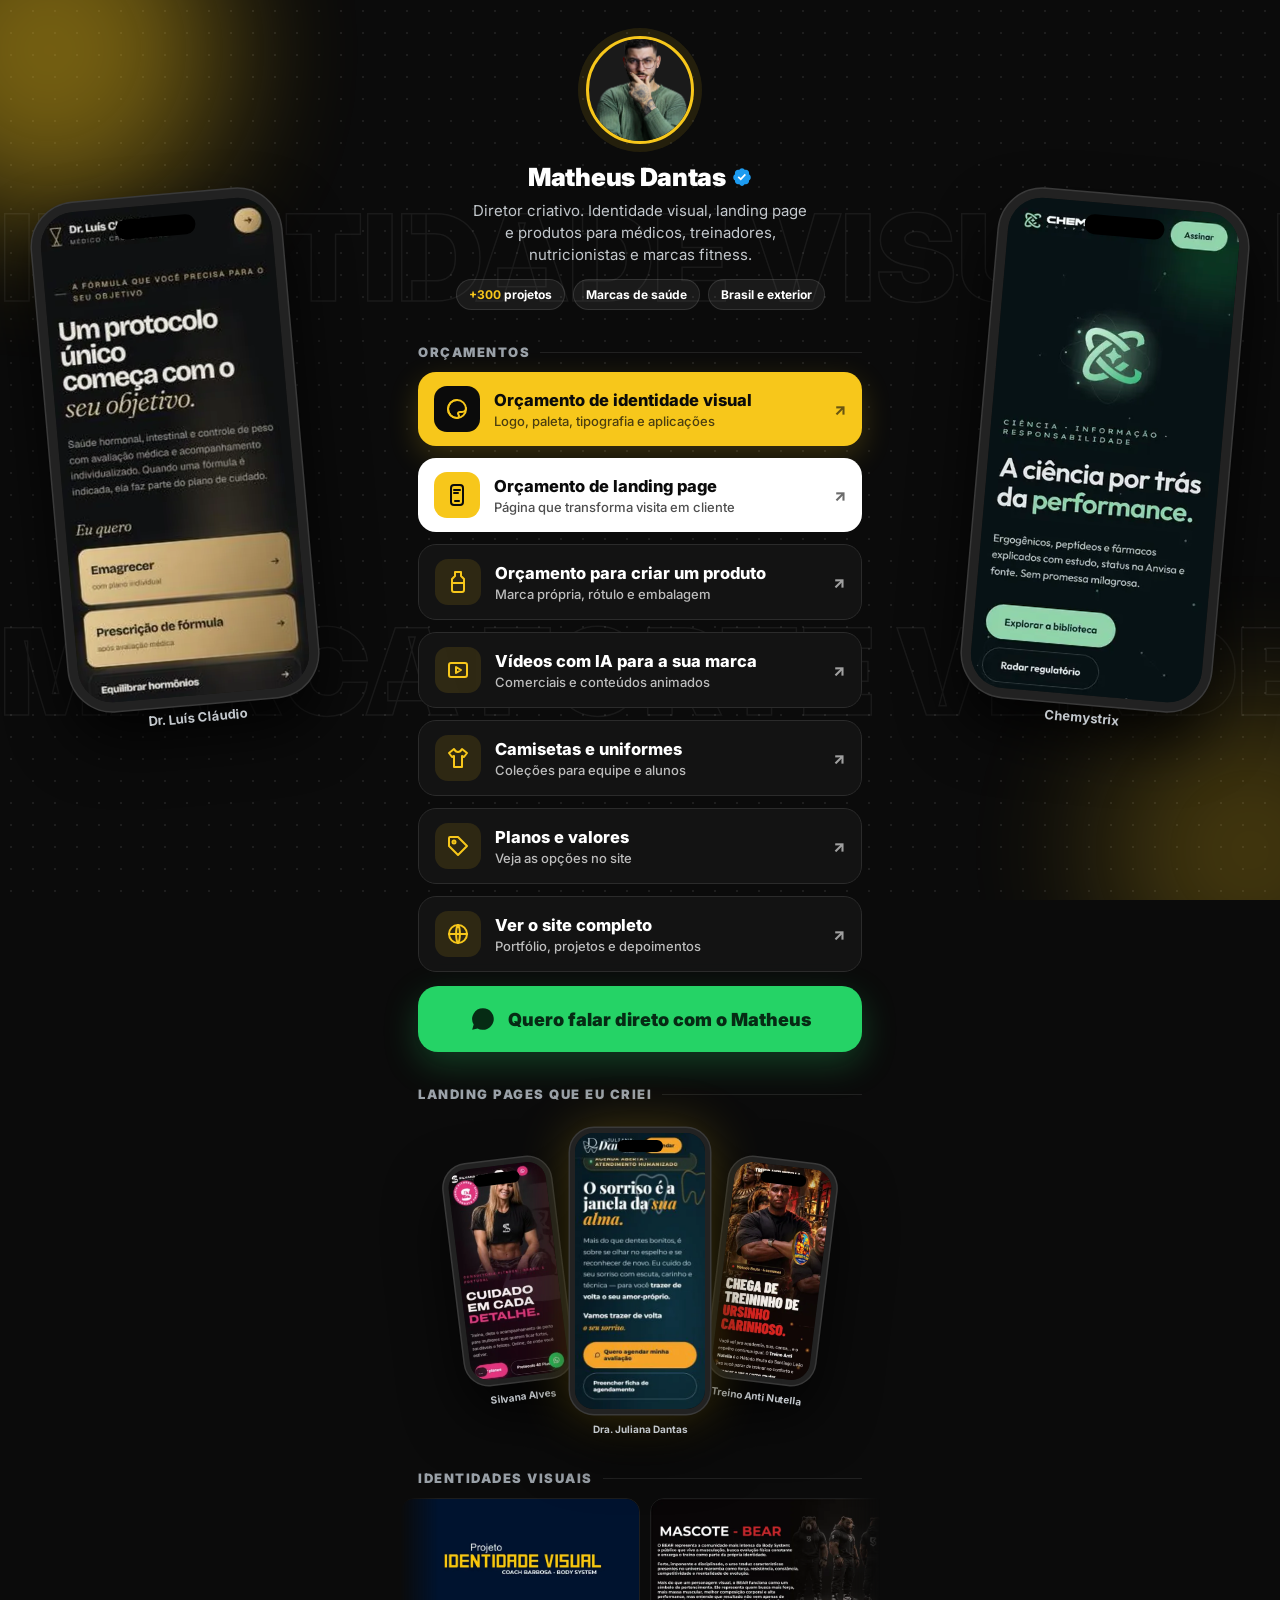
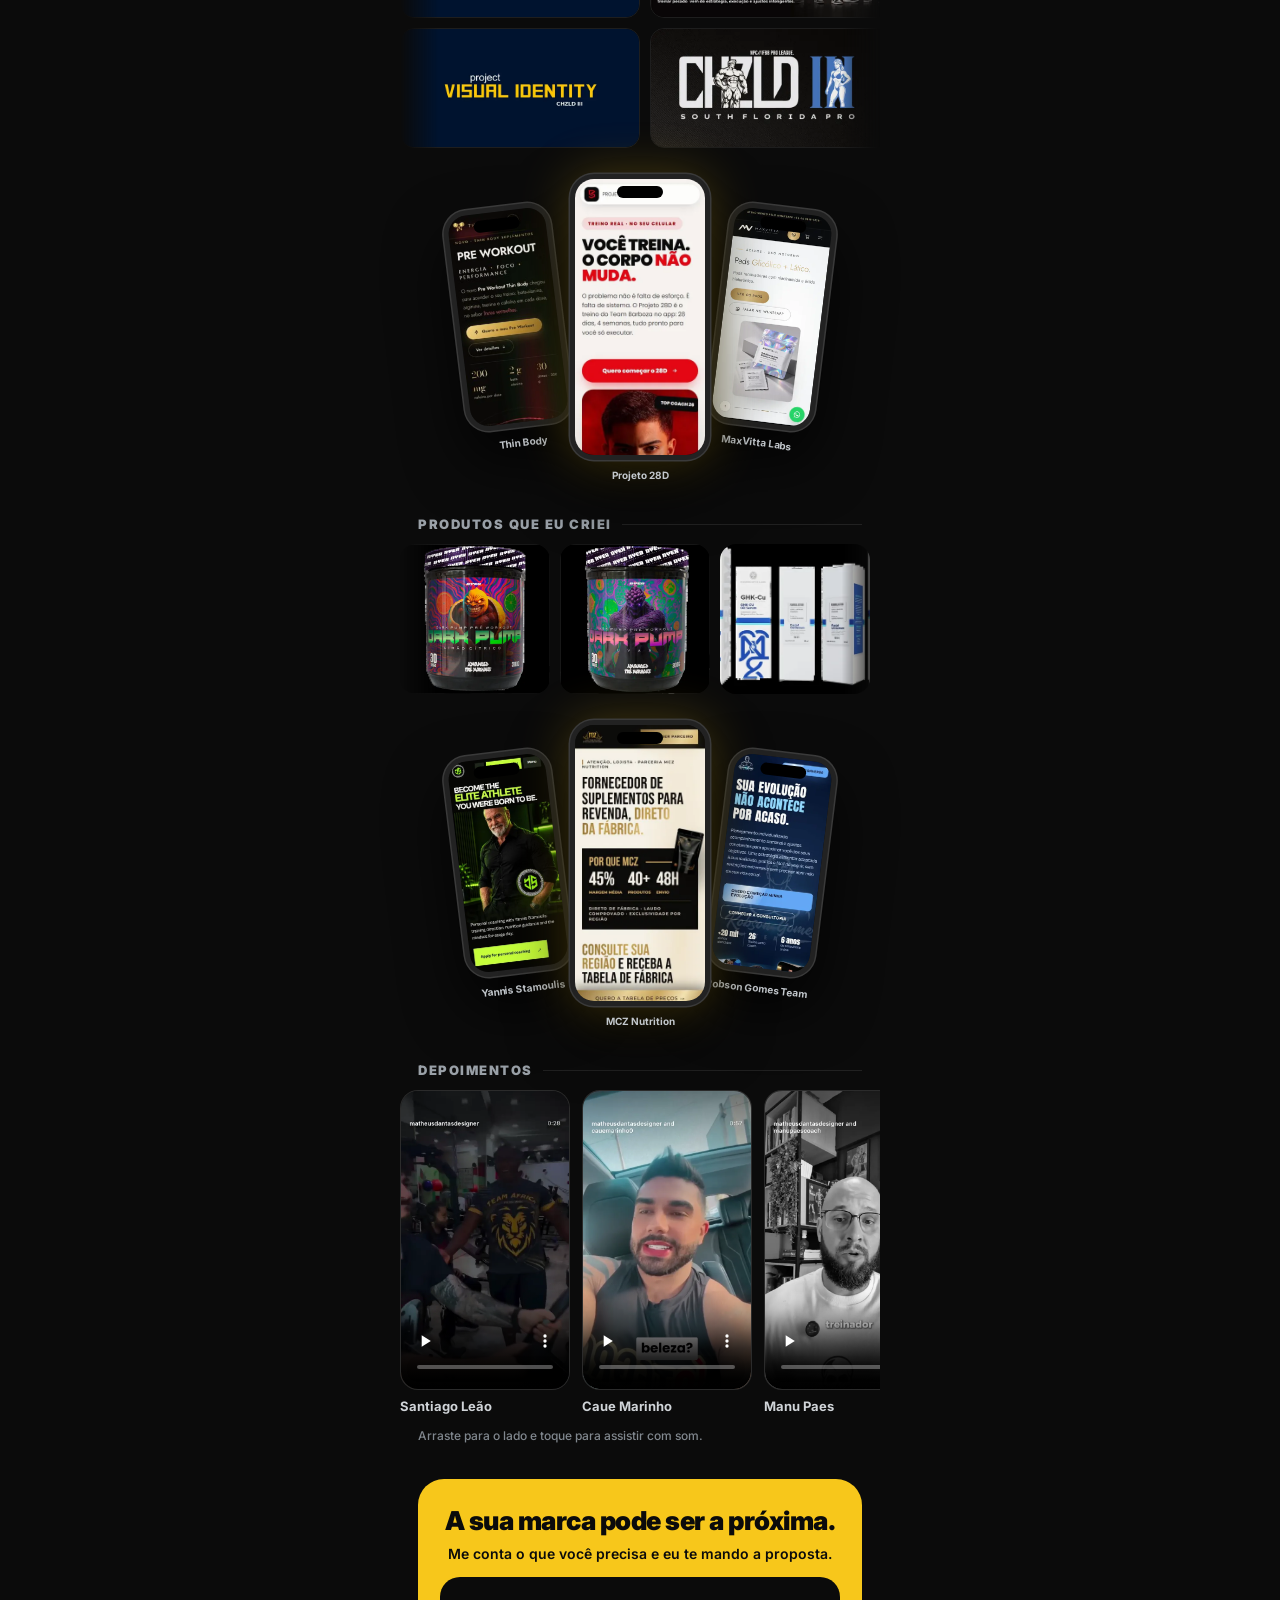
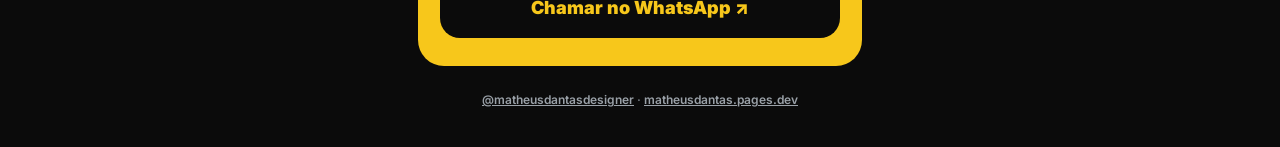
<file: links/index.html>
<!DOCTYPE html>
<html lang="pt-BR"><head><meta charset="utf-8">
<meta name="viewport" content="width=device-width,initial-scale=1,viewport-fit=cover">
<title>Matheus Dantas | Links</title>
<meta name="description" content="Identidade visual, landing page e produtos para médicos, treinadores, nutricionistas e marcas fitness.">
<meta property="og:title" content="Matheus Dantas | Diretor Criativo">
<meta property="og:image" content="https://matheusdantas.pages.dev/assets/matheus-recorte.webp">
<meta name="theme-color" content="#0b0b0b">
<link rel="preconnect" href="https://fonts.googleapis.com"><link href="https://fonts.googleapis.com/css2?family=Inter:wght@500;600;800;900&display=swap" rel="stylesheet">
<style>
:root{--y:#f7c71b;--k:#0b0b0b}
*{margin:0;box-sizing:border-box}
html{scroll-behavior:smooth}
body{background:var(--k);color:#fff;font-family:Inter,system-ui,sans-serif;overflow-x:hidden;-webkit-font-smoothing:antialiased}
.bg{position:fixed;inset:0;z-index:0;pointer-events:none;overflow:hidden}
.bg:before{content:"";position:absolute;inset:0;background-image:radial-gradient(#ffffff14 1.5px,transparent 1.5px);background-size:22px 22px}
.orb{position:absolute;border-radius:50%;filter:blur(70px);opacity:.45}
.o1{width:340px;height:340px;background:var(--y);top:-120px;left:-120px;animation:fl 14s ease-in-out infinite}
.o2{width:300px;height:300px;background:#f7c71b88;bottom:-100px;right:-120px;animation:fl 18s ease-in-out infinite reverse}
@keyframes fl{50%{transform:translate(60px,80px) scale(1.15)}}
.ghost{position:absolute;left:0;white-space:nowrap;font:900 120px/1 Inter;color:transparent;-webkit-text-stroke:1.5px #ffffff10;animation:gh 60s linear infinite}
@keyframes gh{to{transform:translateX(-50%)}}
main{position:relative;z-index:2;max-width:480px;margin:0 auto;padding:36px 18px 40px}
.top{text-align:center}
.av{width:108px;height:108px;border-radius:50%;object-fit:cover;object-position:50% 12%;border:3px solid var(--y);background:#1a1a1a;box-shadow:0 0 0 8px #f7c71b1c}
h1{font-size:25px;font-weight:900;margin-top:14px;display:flex;align-items:center;justify-content:center;gap:6px;letter-spacing:-.3px}
.vf{width:20px;height:20px}
.bio{color:#c3c8cd;font-size:15px;line-height:1.45;margin:8px auto 0;max-width:340px}
.chips{display:flex;justify-content:center;gap:8px;margin-top:14px;flex-wrap:wrap}
.chips span{font:700 12px Inter;padding:7px 12px;border-radius:30px;background:#ffffff10;border:1px solid #ffffff1c}
.chips span b{color:var(--y)}
.duo{display:flex;justify-content:center;gap:16px;margin:28px 0 64px;position:relative}
.ph{width:148px;height:300px;border-radius:30px;background:#111;border:6px solid #222;box-shadow:0 0 0 1.5px #3a3a3a,0 30px 60px #000c;overflow:hidden;position:relative}
.ph:before{content:"";position:absolute;top:7px;left:50%;width:46px;height:12px;margin-left:-23px;background:#000;border-radius:10px;z-index:2}
.scr{position:absolute;inset:0;overflow:hidden;border-radius:24px}
.scr img{width:100%;display:block;animation:sc 26s ease-in-out infinite alternate}
.p2 .scr img{animation-duration:30s;animation-delay:-8s}
@keyframes sc{0%,6%{transform:translateY(0)}100%{transform:translateY(calc(-100% + 288px))}}
.duo .p1{transform:rotate(-6deg) translateY(10px)} .duo .p2{transform:rotate(6deg) translateY(10px)}
.duo .lb{position:absolute;bottom:-58px;left:50%;transform:translateX(-50%);background:var(--y);color:var(--k);font:900 12px Inter;padding:7px 14px;border-radius:20px;white-space:nowrap;z-index:3}
.p3 .scr img{animation-duration:28s;animation-delay:-14s}.p4 .scr img{animation-duration:34s;animation-delay:-4s}
.trio{display:flex;justify-content:center;align-items:center;gap:8px;margin:6px 0 0}
.trio .ph{width:108px;height:222px;border-radius:24px;border-width:5px}
.trio .ph .scr{border-radius:19px}
.trio .ph .scr img{animation-name:scT}
@keyframes scT{0%,6%{transform:translateY(0)}100%{transform:translateY(calc(-100% + 212px))}}
.trio .mid{width:140px;height:286px;z-index:2;box-shadow:0 0 0 1.5px #3a3a3a,0 0 50px #f7c71b40,0 30px 60px #000c}
.trio .mid .scr img{animation-name:sc}
.trio .p3{transform:rotate(-7deg)}.trio .p1{transform:rotate(7deg)}
.trio{margin-top:26px;padding-bottom:22px}.nm{position:absolute;left:-6px;right:-6px;bottom:-26px;text-align:center;font:700 10px/1.15 Inter;color:#c3c8cd}.ph{overflow:visible}.side .nm{font-size:13px;bottom:-30px}
.side{display:none}
h2{font:900 13px Inter;letter-spacing:1.5px;color:#9aa1a8;margin:34px 0 12px;display:flex;align-items:center;gap:10px}
h2:after{content:"";flex:1;height:1px;background:#ffffff18}
nav{display:flex;flex-direction:column;gap:12px}
a.b{display:flex;align-items:center;gap:14px;text-decoration:none;border-radius:18px;padding:14px 16px;transition:transform .15s ease,box-shadow .15s ease}
a.b:hover{transform:translateY(-2px)} a.b:active{transform:scale(.98)}
a.b:focus-visible,.cta:focus-visible{outline:3px solid #fff;outline-offset:3px}
.ic{flex:none;width:46px;height:46px;border-radius:13px;display:flex;align-items:center;justify-content:center}
.ic svg{width:24px;height:24px}
.tx{flex:1;display:flex;flex-direction:column} .tx b{font-size:16.5px;font-weight:800} .tx small{font-size:13px;margin-top:3px;opacity:.72;font-weight:500}
.ar{font-weight:800;opacity:.6}
.y{background:var(--y);color:var(--k);box-shadow:0 10px 30px #f7c71b33} .y .ic{background:var(--k);color:var(--y)}
.w{background:#fff;color:var(--k)} .w .ic{background:var(--y);color:var(--k)}
.k{background:#151515e6;color:#fff;border:1px solid #2b2b2b;backdrop-filter:blur(6px)} .k .ic{background:#f7c71b1f;color:var(--y)}
.cta{display:flex;align-items:center;justify-content:center;gap:12px;margin-top:14px;border-radius:20px;padding:20px;background:#25d366;color:#062b14;text-decoration:none;font:900 18px Inter;box-shadow:0 12px 34px #25d36640;animation:pu 2.2s ease-in-out infinite}
.cta svg{width:26px;height:26px}
@keyframes pu{50%{transform:scale(1.025)}}
.mq{overflow:hidden;margin:0 -18px;-webkit-mask:linear-gradient(90deg,transparent,#000 8%,#000 92%,transparent);mask:linear-gradient(90deg,transparent,#000 8%,#000 92%,transparent)}
.mq+.mq{margin-top:10px}
.tr{display:flex;gap:10px;width:max-content;animation:mv 50s linear infinite}
.rev .tr{animation-direction:reverse}
@keyframes mv{to{transform:translateX(-50%)}}
.id img{height:120px;width:240px;object-fit:cover;border-radius:14px;border:1px solid #ffffff14}
.pl img{height:150px;width:150px;object-fit:cover;border-radius:16px;background:#151515}
.dep{display:flex;gap:12px;overflow-x:auto;scroll-snap-type:x mandatory;margin:0 -18px;padding:0 18px 6px;scrollbar-width:none}
.dep::-webkit-scrollbar{display:none}
.dep figure{flex:none;width:170px;scroll-snap-align:start}
.dep video{width:170px;height:300px;object-fit:cover;border-radius:18px;background:#151515;border:1px solid #ffffff18;display:block}
.dep figcaption{font:700 13px Inter;margin-top:8px;color:#d0d4d8}
.hint{font:500 12px Inter;color:#80878e;margin-top:8px}
.end{margin-top:36px;text-align:center;background:var(--y);color:var(--k);border-radius:26px;padding:28px 22px}
.end h3{font:900 26px/1.1 Inter;letter-spacing:-.5px} .end p{font:600 14px/1.4 Inter;margin-top:8px}
.end .cta{background:var(--k);color:var(--y);box-shadow:none;animation:none}
footer{text-align:center;margin-top:26px;font:600 12px Inter;color:#6d747b} footer a{color:#9aa1a8}
@media (min-width:1220px){
 .d1{display:none}
 .side{display:flex;flex-direction:column;gap:40px;position:fixed;top:50%;z-index:1;transform:translateY(-50%)}
 .side .ph{width:250px;height:510px;border-radius:44px;border-width:9px}
 .side .ph:before{width:80px;height:20px;margin-left:-40px;top:12px}
 .side .scr{border-radius:34px}
 .side .scr img{animation-name:scD}
 @keyframes scD{0%,6%{transform:translateY(0)}100%{transform:translateY(calc(-100% + 492px))}}
 .sl{left:calc(50% - 590px)} .sl .ph{transform:rotate(-5deg)}
 .sr{right:calc(50% - 590px)} .sr .ph{transform:rotate(5deg)}
}
@media (prefers-reduced-motion:reduce){*{animation:none!important;transition:none!important}}
</style></head><body>
<div class="bg"><div class="orb o1"></div><div class="orb o2"></div>
<div class="ghost" style="top:22%">IDENTIDADE VISUAL · LANDING PAGE · PRODUTO · IDENTIDADE VISUAL · LANDING PAGE · PRODUTO · </div>
<div class="ghost" style="top:68%;animation-direction:reverse">MARCA FORTE VENDE MAIS · MARCA FORTE VENDE MAIS · MARCA FORTE VENDE MAIS · </div></div>
<div class="side sl"><div class="ph "><div class="scr"><img src="drluis.webp" alt="Landing page Dr. Luís Cláudio" loading="lazy"></div><span class="nm">Dr. Luís Cláudio</span></div></div><div class="side sr"><div class="ph "><div class="scr"><img src="chemystrix.webp" alt="Landing page Chemystrix" loading="lazy"></div><span class="nm">Chemystrix</span></div></div>
<main>
<header class="top">
<img class="av" src="/assets/matheus-recorte.webp" alt="Matheus Dantas">
<h1>Matheus Dantas <svg class="vf" viewBox="0 0 24 24"><path fill="#1d9bf0" d="M22.5 12.5c0-1.58-.88-2.95-2.18-3.66.15-.44.23-.91.23-1.4 0-2.21-1.71-4-3.82-4-.47 0-.92.08-1.34.25C14.77 2.38 13.48 1.5 12 1.5s-2.76.88-3.39 2.19c-.42-.17-.87-.25-1.34-.25-2.11 0-3.82 1.79-3.82 4 0 .49.08.96.23 1.4C2.38 9.55 1.5 10.92 1.5 12.5c0 1.5.83 2.81 2.04 3.54-.04.24-.04.48-.04.72 0 2.21 1.71 4 3.82 4 .47 0 .92-.09 1.34-.25.63 1.31 1.92 2.19 3.34 2.19s2.71-.88 3.34-2.19c.42.16.87.25 1.34.25 2.11 0 3.82-1.79 3.82-4 0-.24 0-.48-.04-.72 1.21-.73 2.04-2.04 2.04-3.54z"/><path fill="#fff" d="M10.54 16.2 6.8 12.46l1.41-1.41 2.26 2.26 4.83-5.18 1.46 1.36z"/></svg></h1>
<p class="bio">Diretor criativo. Identidade visual, landing page e produtos para médicos, treinadores, nutricionistas e marcas fitness.</p>
<div class="chips"><span><b>+300</b> projetos</span><span>Marcas de saúde</span><span>Brasil e exterior</span></div>
</header>
<div class="duo d1"><div class="ph p1"><div class="scr"><img src="drluis.webp" alt="Landing page Dr. Luís Cláudio" loading="lazy"></div><span class="nm">Dr. Luís Cláudio</span></div><div class="ph p2"><div class="scr"><img src="chemystrix.webp" alt="Landing page Chemystrix" loading="lazy"></div><span class="nm">Chemystrix</span></div><span class="lb">LANDING PAGES QUE EU CRIEI</span></div>
<h2>ORÇAMENTOS</h2>
<nav><a class="b y" href="https://wa.me/5521979514356?text=Ol%C3%A1%20Matheus%21%20Vim%20pelo%20seu%20Instagram%20e%20quero%20saber%20mais%20sobre%20identidade%20visual." target=_blank rel=noopener><span class="ic"><svg viewBox="0 0 24 24" fill="none" stroke="currentColor" stroke-width="2" stroke-linecap="round" stroke-linejoin="round"><circle cx="12" cy="12" r="9"/><path d="M12 3a9 9 0 0 0 0 18c1.5 0 2-1 2-2s-1-1.5-1-2.5 1-1.5 2-1.5h2a4 4 0 0 0 4-4"/></svg></span><span class="tx"><b>Orçamento de identidade visual</b><small>Logo, paleta, tipografia e aplicações</small></span><span class="ar">↗</span></a><a class="b w" href="https://wa.me/5521979514356?text=Ol%C3%A1%20Matheus%21%20Vim%20pelo%20seu%20Instagram%20e%20quero%20saber%20mais%20sobre%20landing%20page." target=_blank rel=noopener><span class="ic"><svg viewBox="0 0 24 24" fill="none" stroke="currentColor" stroke-width="2" stroke-linecap="round" stroke-linejoin="round"><rect x="6" y="2" width="12" height="20" rx="3"/><path d="M10 18h4M9 7h6M9 10h4"/></svg></span><span class="tx"><b>Orçamento de landing page</b><small>Página que transforma visita em cliente</small></span><span class="ar">↗</span></a><a class="b k" href="https://wa.me/5521979514356?text=Ol%C3%A1%20Matheus%21%20Vim%20pelo%20seu%20Instagram%20e%20quero%20criar%20um%20produto%20com%20a%20minha%20marca." target=_blank rel=noopener><span class="ic"><svg viewBox="0 0 24 24" fill="none" stroke="currentColor" stroke-width="2" stroke-linecap="round" stroke-linejoin="round"><path d="M9 2h6v4l3 3v11a2 2 0 0 1-2 2H8a2 2 0 0 1-2-2V9l3-3z"/><path d="M6 13h12"/></svg></span><span class="tx"><b>Orçamento para criar um produto</b><small>Marca própria, rótulo e embalagem</small></span><span class="ar">↗</span></a><a class="b k" href="https://wa.me/5521979514356?text=Ol%C3%A1%20Matheus%21%20Vim%20pelo%20seu%20Instagram%20e%20quero%20v%C3%ADdeos%20com%20IA%20para%20a%20minha%20marca." target=_blank rel=noopener><span class="ic"><svg viewBox="0 0 24 24" fill="none" stroke="currentColor" stroke-width="2" stroke-linecap="round" stroke-linejoin="round"><rect x="3" y="5" width="18" height="14" rx="2"/><path d="M10 9l5 3-5 3z"/></svg></span><span class="tx"><b>Vídeos com IA para a sua marca</b><small>Comerciais e conteúdos animados</small></span><span class="ar">↗</span></a><a class="b k" href="https://wa.me/5521979514356?text=Ol%C3%A1%20Matheus%21%20Vim%20pelo%20seu%20Instagram%20e%20quero%20camisetas%20para%20a%20minha%20marca." target=_blank rel=noopener><span class="ic"><svg viewBox="0 0 24 24" fill="none" stroke="currentColor" stroke-width="2" stroke-linecap="round" stroke-linejoin="round"><path d="M8 3l-5 4 3 4 2-1v11h8V10l2 1 3-4-5-4c-1 2-2.5 3-4 3s-3-1-4-3z"/></svg></span><span class="tx"><b>Camisetas e uniformes</b><small>Coleções para equipe e alunos</small></span><span class="ar">↗</span></a><a class="b k" href="https://matheusdantas.pages.dev/#ofertas" target=_blank rel=noopener><span class="ic"><svg viewBox="0 0 24 24" fill="none" stroke="currentColor" stroke-width="2" stroke-linecap="round" stroke-linejoin="round"><path d="M3 12V4a1 1 0 0 1 1-1h8l9 9-9 9z"/><circle cx="8" cy="8" r="1.5"/></svg></span><span class="tx"><b>Planos e valores</b><small>Veja as opções no site</small></span><span class="ar">↗</span></a><a class="b k" href="https://matheusdantas.pages.dev/" target=_blank rel=noopener><span class="ic"><svg viewBox="0 0 24 24" fill="none" stroke="currentColor" stroke-width="2" stroke-linecap="round" stroke-linejoin="round"><circle cx="12" cy="12" r="9"/><path d="M3 12h18M12 3c2.5 2.7 2.5 15.3 0 18M12 3c-2.5 2.7-2.5 15.3 0 18"/></svg></span><span class="tx"><b>Ver o site completo</b><small>Portfólio, projetos e depoimentos</small></span><span class="ar">↗</span></a></nav>
<a class="cta" href="https://wa.me/5521979514356?text=Ol%C3%A1%20Matheus%21%20Vim%20pelo%20seu%20Instagram%20e%20quero%20falar%20com%20voc%C3%AA." target="_blank" rel="noopener"><svg viewBox="0 0 24 24"><path fill="currentColor" d="M12 2a10 10 0 0 0-8.6 15.1L2 22l5-1.3A10 10 0 1 0 12 2Zm4.5 12.1c-.2-.1-1.5-.7-1.7-.8s-.4-.1-.6.1-.6.8-.8 1-.3.2-.5.1a6.7 6.7 0 0 1-3.3-2.9c-.3-.4.3-.4.7-1.3.1-.2 0-.3 0-.4l-.8-1.8c-.2-.5-.4-.4-.6-.4h-.5a1 1 0 0 0-.7.3 3 3 0 0 0-.9 2.2 5.2 5.2 0 0 0 1.1 2.8 11.9 11.9 0 0 0 4.6 4c1.7.7 2.4.8 3.2.7a2.8 2.8 0 0 0 1.8-1.3 2.3 2.3 0 0 0 .2-1.3c-.1-.1-.3-.2-.5-.3Z"/></svg>Quero falar direto com o Matheus</a>
<h2>LANDING PAGES QUE EU CRIEI</h2><div class="trio"><div class="ph p3"><div class="scr"><img src="silvana.webp" alt="Landing page Silvana Alves" loading="lazy"></div><span class="nm">Silvana Alves</span></div><div class="ph p4 mid"><div class="scr"><img src="juliana.webp" alt="Landing page Dra. Juliana Dantas" loading="lazy"></div><span class="nm">Dra. Juliana Dantas</span></div><div class="ph p1"><div class="scr"><img src="santiago.webp" alt="Landing page Treino Anti Nutella" loading="lazy"></div><span class="nm">Treino Anti Nutella</span></div></div><h2>IDENTIDADES VISUAIS</h2>
<div class="mq id"><div class="tr"><img src="g/barbosa-1.webp" alt="" loading="lazy" class=""><img src="g/barbosa-4.webp" alt="" loading="lazy" class=""><img src="g/barbosa-6.webp" alt="" loading="lazy" class=""><img src="g/barbosa-9.webp" alt="" loading="lazy" class=""><img src="g/bestbuilt-1.webp" alt="" loading="lazy" class=""><img src="g/bestbuilt-3.webp" alt="" loading="lazy" class=""><img src="g/bestbuilt-4.webp" alt="" loading="lazy" class=""><img src="g/bestbuilt-6.webp" alt="" loading="lazy" class=""><img src="g/caroline-1.webp" alt="" loading="lazy" class=""><img src="g/caroline-2.webp" alt="" loading="lazy" class=""><img src="g/caroline-3.webp" alt="" loading="lazy" class=""><img src="g/caroline-4.webp" alt="" loading="lazy" class=""><img src="g/barbosa-1.webp" alt="" loading="lazy" class=""><img src="g/barbosa-4.webp" alt="" loading="lazy" class=""><img src="g/barbosa-6.webp" alt="" loading="lazy" class=""><img src="g/barbosa-9.webp" alt="" loading="lazy" class=""><img src="g/bestbuilt-1.webp" alt="" loading="lazy" class=""><img src="g/bestbuilt-3.webp" alt="" loading="lazy" class=""><img src="g/bestbuilt-4.webp" alt="" loading="lazy" class=""><img src="g/bestbuilt-6.webp" alt="" loading="lazy" class=""><img src="g/caroline-1.webp" alt="" loading="lazy" class=""><img src="g/caroline-2.webp" alt="" loading="lazy" class=""><img src="g/caroline-3.webp" alt="" loading="lazy" class=""><img src="g/caroline-4.webp" alt="" loading="lazy" class=""></div></div><div class="mq id rev"><div class="tr"><img src="g/chzld-1.webp" alt="" loading="lazy" class=""><img src="g/chzld-3.webp" alt="" loading="lazy" class=""><img src="g/chzld-5.webp" alt="" loading="lazy" class=""><img src="g/chzld-6.webp" alt="" loading="lazy" class=""><img src="g/neuroceptix-1.webp" alt="" loading="lazy" class=""><img src="g/neuroceptix-2.webp" alt="" loading="lazy" class=""><img src="g/neuroceptix-3.webp" alt="" loading="lazy" class=""><img src="g/neuroceptix-4.webp" alt="" loading="lazy" class=""><img src="g/zonta-1.webp" alt="" loading="lazy" class=""><img src="g/zonta-2.webp" alt="" loading="lazy" class=""><img src="g/zonta-3.webp" alt="" loading="lazy" class=""><img src="g/zonta-4.webp" alt="" loading="lazy" class=""><img src="g/c-halloween.webp" alt="" loading="lazy" class=""><img src="g/c-hepa.webp" alt="" loading="lazy" class=""><img src="g/c-mascote.webp" alt="" loading="lazy" class=""><img src="g/c-rotulos.webp" alt="" loading="lazy" class=""><img src="g/c-whey.webp" alt="" loading="lazy" class=""><img src="g/chzld-1.webp" alt="" loading="lazy" class=""><img src="g/chzld-3.webp" alt="" loading="lazy" class=""><img src="g/chzld-5.webp" alt="" loading="lazy" class=""><img src="g/chzld-6.webp" alt="" loading="lazy" class=""><img src="g/neuroceptix-1.webp" alt="" loading="lazy" class=""><img src="g/neuroceptix-2.webp" alt="" loading="lazy" class=""><img src="g/neuroceptix-3.webp" alt="" loading="lazy" class=""><img src="g/neuroceptix-4.webp" alt="" loading="lazy" class=""><img src="g/zonta-1.webp" alt="" loading="lazy" class=""><img src="g/zonta-2.webp" alt="" loading="lazy" class=""><img src="g/zonta-3.webp" alt="" loading="lazy" class=""><img src="g/zonta-4.webp" alt="" loading="lazy" class=""><img src="g/c-halloween.webp" alt="" loading="lazy" class=""><img src="g/c-hepa.webp" alt="" loading="lazy" class=""><img src="g/c-mascote.webp" alt="" loading="lazy" class=""><img src="g/c-rotulos.webp" alt="" loading="lazy" class=""><img src="g/c-whey.webp" alt="" loading="lazy" class=""></div></div>
<div class="trio"><div class="ph p3"><div class="scr"><img src="thinbody.webp" alt="Landing page Thin Body" loading="lazy"></div><span class="nm">Thin Body</span></div><div class="ph p4 mid"><div class="scr"><img src="p28d.webp" alt="Landing page Projeto 28D" loading="lazy"></div><span class="nm">Projeto 28D</span></div><div class="ph p1"><div class="scr"><img src="maxvitta.webp" alt="Landing page MaxVitta Labs" loading="lazy"></div><span class="nm">MaxVitta Labs</span></div></div><h2>PRODUTOS QUE EU CRIEI</h2>
<div class="mq pl"><div class="tr"><img src="g/pl-dark-pump-limao.webp" alt="" loading="lazy" class=""><img src="g/pl-dark-pump-uva.webp" alt="" loading="lazy" class=""><img src="g/pl-ghk-cu-serum.webp" alt="" loading="lazy" class=""><img src="g/pl-mcz-muscle-gold.webp" alt="" loading="lazy" class=""><img src="g/pl-neuroceptix-viais.webp" alt="" loading="lazy" class=""><img src="g/pl-nyer-whey.webp" alt="" loading="lazy" class=""><img src="g/pl-dark-pump-limao.webp" alt="" loading="lazy" class=""><img src="g/pl-dark-pump-uva.webp" alt="" loading="lazy" class=""><img src="g/pl-ghk-cu-serum.webp" alt="" loading="lazy" class=""><img src="g/pl-mcz-muscle-gold.webp" alt="" loading="lazy" class=""><img src="g/pl-neuroceptix-viais.webp" alt="" loading="lazy" class=""><img src="g/pl-nyer-whey.webp" alt="" loading="lazy" class=""></div></div>
<div class="trio"><div class="ph p3"><div class="scr"><img src="yannis.webp" alt="Landing page Yannis Stamoulis" loading="lazy"></div><span class="nm">Yannis Stamoulis</span></div><div class="ph p4 mid"><div class="scr"><img src="mcz.webp" alt="Landing page MCZ Nutrition" loading="lazy"></div><span class="nm">MCZ Nutrition</span></div><div class="ph p1"><div class="scr"><img src="robson.webp" alt="Landing page Robson Gomes Team" loading="lazy"></div><span class="nm">Robson Gomes Team</span></div></div><h2>DEPOIMENTOS</h2>
<div class="dep"><figure><video src="/assets/depoimentos/santiago-leao.mp4" poster="/assets/depoimentos/santiago-leao.webp" preload="none" playsinline controls aria-label="Depoimento de Santiago Leão"></video><figcaption>Santiago Leão</figcaption></figure><figure><video src="/assets/depoimentos/caue-marinho.mp4" poster="/assets/depoimentos/caue-marinho.webp" preload="none" playsinline controls aria-label="Depoimento de Caue Marinho"></video><figcaption>Caue Marinho</figcaption></figure><figure><video src="/assets/depoimentos/manu-paes.mp4" poster="/assets/depoimentos/manu-paes.webp" preload="none" playsinline controls aria-label="Depoimento de Manu Paes"></video><figcaption>Manu Paes</figcaption></figure><figure><video src="/assets/depoimentos/yannis-stamoulis.mp4" poster="/assets/depoimentos/yannis-stamoulis.webp" preload="none" playsinline controls aria-label="Depoimento de Yannis Stamoulis"></video><figcaption>Yannis Stamoulis</figcaption></figure><figure><video src="/assets/depoimentos/leo-ruotolo.mp4" poster="/assets/depoimentos/leo-ruotolo.webp" preload="none" playsinline controls aria-label="Depoimento de Leo Ruotolo"></video><figcaption>Leo Ruotolo</figcaption></figure><figure><video src="/assets/depoimentos/mathias.mp4" poster="/assets/depoimentos/mathias.webp" preload="none" playsinline controls aria-label="Depoimento de Mathias"></video><figcaption>Mathias</figcaption></figure></div>
<p class="hint">Arraste para o lado e toque para assistir com som.</p>
<section class="end"><h3>A sua marca pode ser a próxima.</h3><p>Me conta o que você precisa e eu te mando a proposta.</p>
<a class="cta" href="https://wa.me/5521979514356?text=Ol%C3%A1%20Matheus%21%20Vim%20pelo%20seu%20Instagram%20e%20quero%20falar%20com%20voc%C3%AA." target="_blank" rel="noopener">Chamar no WhatsApp ↗</a></section>
<footer><a href="https://instagram.com/matheusdantasdesigner" target="_blank" rel="noopener">@matheusdantasdesigner</a> · <a href="https://matheusdantas.pages.dev/">matheusdantas.pages.dev</a></footer>
</main>
<script>document.querySelectorAll('.dep video').forEach(v=>v.addEventListener('play',()=>document.querySelectorAll('.dep video').forEach(o=>{if(o!==v)o.pause()})))</script>
</body></html>
</file>
<file: estilo.css>
:root{
  --bg:#050505;
  --surface:#0b0b0b;
  --ink:#f2efe9;
  --muted:#aaa6a0;
  --line:#ffffff24;
  --accent:#ff713e;
  color-scheme:dark;
  font-family:Arial,Helvetica,sans-serif;
  font-synthesis:none
}

*{
  box-sizing:border-box
}

html{
  scroll-behavior:smooth;
  scroll-padding-top:32px
}

body{
  margin:0;
  background:var(--bg);
  color:var(--ink);
  font-size:16px;
  line-height:1.6
}

a{
  color:inherit;
  text-decoration:none
}

button{
  font:inherit
}

img{
  max-width:100%;
  display:block;
  height:auto
}

button,a,summary{
  -webkit-tap-highlight-color:transparent
}

a:focus-visible,button:focus-visible,summary:focus-visible{
  outline:3px solid var(--accent);
  outline-offset:6px
}

::selection{
  background:var(--accent);
  color:#050505
}

.wrap{
  width:min(1280px,88%);
  margin-inline:auto
}

.section{
  padding-block:112px
}

.eyebrow{
  font-size:11px;
  letter-spacing:.2em;
  font-weight:700;
  margin:0 0 28px;
  line-height:1.5
}

.muted{
  color:#817f7a
}

h1,h2,h3,p,figure{
  margin-top:0
}

h1,h2{
  font-weight:600;
  letter-spacing:-.065em;
  line-height:1.02
}

h1{
  font-size:clamp(66px,6.8vw,104px);
  margin-bottom:28px
}

h2{
  font-size:clamp(42px,4.2vw,65px);
  margin-bottom:30px
}

em{
  font-family:Georgia,'Times New Roman',serif;
  font-weight:400;
  letter-spacing:-.065em;
  color:var(--accent)
}

h3{
  font-size:25px;
  letter-spacing:-.04em;
  line-height:1.2
}

p{
  color:var(--muted)
}

.skip{
  position:fixed;
  top:-100px;
  left:20px;
  z-index:100;
  background:var(--ink);
  color:#111;
  padding:12px
}

.skip:focus{
  top:12px
}

.header{
  height:110px;
  display:flex;
  align-items:center;
  justify-content:space-between;
  position:relative;
  z-index:4;
  border-bottom:1px solid var(--line)
}

.brand{
  display:flex;
  align-items:center;
  gap:12px;
  font-weight:800;
  font-size:15px;
  letter-spacing:-.025em;
  line-height:1.2
}

.brand img{
  object-fit:contain;
  filter:brightness(0) invert(1);
  width:28px
}

.brand small{
  display:block;
  font-size:8px;
  letter-spacing:.17em;
  font-weight:400;
  margin-top:6px;
  color:var(--muted)
}

.header nav{
  display:flex;
  gap:32px;
  font-size:12px
}

.header nav a:hover,.text-link:hover,.footer a:hover{
  color:var(--accent)
}

.header-contact{
  font-size:12px;
  display:flex;
  gap:30px;
  align-items:center
}

.header-contact>span{
  font-size:21px
}

.hero{
  position:relative;
  min-height:clamp(850px,69vw,990px);
  background:radial-gradient(ellipse at 87% 38%,#48201655,transparent 64%),var(--bg);
  isolation:isolate;
  overflow:hidden
}

.hero-art{
  position:absolute;
  width:min(56vw,640px);
  right:0;
  top:0;
  z-index:-3
}

.portrait{
  display:block;
  width:100%;
  height:auto
}

.hero-shade{
  position:absolute;
  inset:0;
  z-index:-2;
  pointer-events:none;
  background:linear-gradient(90deg,#050505 0%,#050505 28%,#050505e8 38%,#05050540 57%,transparent 74%),linear-gradient(0deg,#050505 0%,transparent 27%)
}

.hero-content{
  padding-top:87px;
  position:relative;
  pointer-events:none
}

.hero-content a{
  pointer-events:auto
}

.hero .eyebrow{
  color:#d0c4b8;
  display:flex;
  align-items:center;
  gap:10px;
  margin-bottom:32px
}

.status-dot{
  height:6px;
  width:6px;
  border-radius:50%;
  background:var(--accent);
  box-shadow:0 0 14px #ff713e88
}

.hero h1{
  max-width:700px
}

.hero-description{
  font-size:19px;
  color:#e2dcd3;
  line-height:1.5;
  margin-bottom:18px
}

.hero-detail{
  font-size:14px;
  margin-bottom:30px
}

.hero-actions{
  display:flex;
  align-items:center;
  gap:24px
}

.button{
  display:inline-flex;
  align-items:center;
  justify-content:space-between;
  gap:36px;
  background:var(--accent);
  color:#121212;
  min-height:56px;
  padding:16px 22px;
  font-size:12px;
  font-weight:700;
  border:1px solid transparent;
  transition:background .2s,transform .2s
}

.button:hover{
  background:#ff946a;
  transform:translateY(-2px)
}

.button span{
  font-size:20px;
  line-height:1
}

.text-link{
  display:inline-flex;
  align-items:center;
  gap:18px;
  font-size:12px;
  padding-block:10px;
  border-bottom:1px solid #ffffff40;
  transition:color .2s
}

.hero-tags{
  display:flex;
  gap:15px;
  align-items:center;
  font-size:9px;
  letter-spacing:.18em;
  margin-top:45px;
  color:#c6bdb2
}

.hero-tags i{
  font-style:normal;
  color:#706358
}

.hero-bottom{
  display:flex;
  align-items:center;
  justify-content:space-between;
  position:absolute;
  bottom:25px;
  left:6%;
  font-size:9px;
  letter-spacing:.15em;
  color:#827d75
}

.hero-bottom a{
  display:flex;
  gap:22px
}

.motion-toggle{
  position:absolute;
  right:6%;
  bottom:90px;
  border:1px solid #ffffff50;
  background:#111c;
  color:#ddd;
  font-size:10px;
  padding:9px 12px;
  cursor:pointer;
  z-index:3;
  backdrop-filter:blur(8px)
}

.motion-toggle span{
  margin-left:15px
}

.profile-panel{
  transform-origin:48% 55%;
  animation:levitate 5.6s ease-in-out infinite;
  filter:drop-shadow(0 12px 14px #0005);
  animation-play-state:paused;
  will-change:transform
}

.motion-active .profile-panel{
  animation-play-state:running
}

@keyframes levitate{
  0%,100%{
  transform:translate(0,0) rotate(0)
}

50%{
  transform:translate(3px,-24px) rotate(-.7deg)
}


}

.intro{
  display:grid;
  grid-template-columns:1.2fr 1fr;
  gap:10%;
  border-top:1px solid var(--line)
}

.intro h2{
  font-size:clamp(35px,3.4vw,52px);
  margin-bottom:0
}

.intro-copy{
  padding-top:38px;
  font-size:15px
}

.intro-copy p{
  margin-bottom:24px
}

.section-heading{
  display:flex;
  justify-content:space-between;
  gap:40px;
  align-items:flex-end;
  margin-bottom:50px
}

.section-heading h2{
  margin-bottom:0
}

.section-heading>p{
  font-size:13px;
  max-width:350px;
  line-height:1.8;
  margin:0 0 5px
}

.portfolio{
  background:#171717;
  border-top:1px solid var(--line);
  border-bottom:1px solid var(--line)
}

.work-grid{
  display:grid;
  grid-template-columns:repeat(3,minmax(0,1fr));
  gap:24px
}

.work{
  min-width:0
}

.work-image{
  position:relative;
  overflow:hidden;
  background:#242424;
  aspect-ratio:4/5
}

.work-image img{
  width:100%;
  height:100%;
  object-fit:cover;
  transition:transform .5s
}

.work:hover img{
  transform:scale(1.035)
}

.zoom{
  position:absolute;
  right:14px;
  bottom:14px;
  display:grid;
  place-items:center;
  width:34px;
  height:34px;
  background:#050505bc;
  border:1px solid #ffffff40;
  font-size:20px
}

.work-caption{
  display:flex;
  justify-content:space-between;
  align-items:baseline;
  gap:12px;
  margin-top:17px
}

.work-caption h3{
  font-size:14px;
  font-weight:500;
  letter-spacing:-.02em;
  margin-bottom:0
}

.work-caption>span{
  font-size:10px;
  color:var(--muted);
  white-space:nowrap
}

.portfolio-footer{
  display:flex;
  justify-content:space-between;
  gap:25px;
  align-items:center;
  margin-top:35px
}

.portfolio-footer>span{
  color:#93908a;
  font-size:10px
}

.service{
  border-top:1px solid var(--line);
  padding:42px 0;
  display:grid;
  grid-template-columns:95px 1fr 70px;
  gap:25px
}

.service:last-child{
  border-bottom:1px solid var(--line)
}

.service-index{
  color:#79756d;
  font-size:12px;
  padding-top:6px
}

.service-kicker{
  font-size:9px;
  letter-spacing:.17em;
  color:var(--accent);
  margin-bottom:12px
}

.service h3{
  font-size:34px;
  margin-bottom:17px;
  font-weight:500
}

.service p:not(.service-kicker){
  max-width:610px;
  font-size:14px;
  margin-bottom:22px
}

.service>a{
  width:48px;
  height:48px;
  border:1px solid var(--line);
  border-radius:50%;
  display:grid;
  place-items:center;
  align-self:center;
  font-size:25px;
  transition:background .2s,color .2s
}

.service>a:hover{
  background:var(--accent);
  color:#111
}

.pills{
  padding:0;
  display:flex;
  list-style:none;
  gap:9px;
  flex-wrap:wrap;
  margin-bottom:0
}

.pills li{
  font-size:10px;
  padding:5px 12px;
  border:1px solid #ffffff24;
  color:#b6b0a6
}

.digital{
  background:#e5e1d9;
  color:#161616;
  overflow:hidden
}

.digital em{
  color:#a73e1c
}

.digital p{
  color:#5d5a55;
  font-size:14px;
  max-width:420px
}

.digital .eyebrow{
  color:#5d5a55;
  font-size:10px
}

.digital-grid{
  display:grid;
  grid-template-columns:1fr 1.15fr;
  gap:6%;
  align-items:center
}

.digital .text-link{
  border-color:#888;
  color:#222;
  margin-top:12px
}

.digital-visual{
  margin:0;
  position:relative
}

.digital-visual img{
  width:100%;
  margin-block:35px 15px;
  filter:drop-shadow(0 28px 15px #0002)
}

.visual-label{
  font-size:9px;
  letter-spacing:.16em;
  color:#666
}

.digital-visual figcaption{
  font-size:9px;
  color:#6b6863;
  text-align:right
}

.process-grid{
  display:grid;
  grid-template-columns:repeat(4,1fr);
  padding:0;
  list-style:none;
  gap:32px;
  margin:65px 0 0
}

.process-grid li{
  border-top:1px solid #ffffff40;
  padding-top:20px
}

.process-grid li>span{
  font-size:9px;
  letter-spacing:.12em;
  color:var(--accent)
}

.process-grid h3{
  font-size:20px;
  margin:24px 0 14px;
  font-weight:500
}

.process-grid p{
  font-size:12px;
  margin-bottom:0
}

.about{
  background:#171717;
  border-block:1px solid var(--line)
}

.about-grid{
  display:grid;
  grid-template-columns:1fr 1fr;
  align-items:center;
  gap:10%
}

.about-image{
  position:relative;
  overflow:hidden;
  background:radial-gradient(ellipse at bottom,#55351d,#171717 75%);
  border:1px solid var(--line)
}

.about-image img{
  width:100%;
  max-height:600px;
  object-fit:cover;
  object-position:top;
  filter:saturate(.75)
}

.about-image:after{
  content:'';
  position:absolute;
  inset:50% 0 0;
  background:linear-gradient(0deg,#111b,transparent)
}

.about-signature{
  position:absolute;
  z-index:1;
  bottom:26px;
  left:25px;
  font-size:10px;
  letter-spacing:.2em
}

.about-lead{
  font-size:23px!important;
  color:#e7e2d9;
  line-height:1.4
}

.about-grid>div>p:not(.eyebrow){
  font-size:14px;
  max-width:430px;
  margin-bottom:22px
}

.faq{
  display:grid;
  grid-template-columns:1fr 1.2fr;
  gap:9%
}

.faq h2{
  margin-bottom:0
}

.faq details{
  border-top:1px solid var(--line)
}

.faq details:last-child{
  border-bottom:1px solid var(--line)
}

.faq summary{
  list-style:none;
  cursor:pointer;
  display:flex;
  justify-content:space-between;
  gap:24px;
  align-items:center;
  min-height:78px;
  font-size:14px;
  padding-block:18px
}

.faq summary::-webkit-details-marker{
  display:none
}

.faq summary>span{
  font-size:23px;
  color:var(--accent);
  font-weight:300
}

.faq details[open] summary>span{
  transform:rotate(45deg)
}

.faq details p{
  font-size:13px;
  padding-right:30px;
  margin-bottom:24px
}

.contact{
  position:relative;
  overflow:hidden;
  background:#1e1713;
  border-top:1px solid #77503a66
}

.contact .wrap{
  position:relative;
  z-index:1
}

.contact h2{
  font-size:clamp(58px,7.5vw,112px);
  max-width:850px;
  margin-bottom:50px
}

.contact-bottom{
  display:flex;
  justify-content:space-between;
  align-items:center;
  gap:32px;
  max-width:880px
}

.contact-bottom p{
  font-size:14px;
  margin-bottom:0
}

.contact-watermark{
  position:absolute;
  right:-20px;
  bottom:-100px;
  font-size:400px;
  line-height:1;
  font-weight:800;
  letter-spacing:-.1em;
  color:#ffffff03
}

.footer{
  padding-block:42px;
  display:flex;
  align-items:center;
  justify-content:space-between;
  gap:28px
}

.footer .brand{
  font-size:12px
}

.footer>a:not(.brand){
  font-size:10px;
  color:var(--muted)
}

.lightbox{
  background:#151515;
  color:#eee;
  border:1px solid #ffffff40;
  padding:56px 20px 15px;
  max-width:min(95vw,850px);
  max-height:94svh
}

.lightbox::backdrop{
  background:#000d;
  backdrop-filter:blur(8px)
}

.lightbox img{
  max-height:75svh;
  max-width:100%;
  width:auto;
  margin:auto;
  object-fit:contain
}

.lightbox p{
  font-size:13px;
  margin:15px 0 0;
  text-align:center
}

.lightbox-close{
  position:absolute;
  right:16px;
  top:10px;
  background:transparent;
  color:#eee;
  border:0;
  min-height:36px;
  cursor:pointer
}

.lightbox-close:hover{
  color:var(--accent)
}


@media(max-width:1100px){
  .hero-art{
  right:0;
  width:56vw;
  top:0
}

.hero-shade{
  background:linear-gradient(90deg,#050505 5%,#050505 25%,#050505d9 40%,transparent 82%),linear-gradient(0deg,#050505,transparent 30%)
}

.hero-actions{
  align-items:flex-start;
  flex-direction:column;
  gap:8px
}

.hero{
  min-height:clamp(840px,91vw,960px)
}

.hero-content{
  padding-top:80px
}

.hero h1{
  font-size:clamp(54px,7.1vw,78px);
  max-width:55%
}

.header nav{
  gap:20px
}

.work-caption{
  display:block
}

.work-caption>span{
  display:block;
  margin-top:5px
}

.process-grid{
  grid-template-columns:repeat(2,1fr);
  gap:40px
}

.digital-grid{
  gap:3%
}

.digital h2{
  font-size:45px
}

.service{
  grid-template-columns:60px 1fr 50px
}

.about-grid{
  gap:7%
}


}


@media(max-width:760px){
  .wrap{
  width:88%
}

.section{
  padding-block:72px
}

.header{
  height:90px
}

.header nav{
  display:none
}

.brand{
  font-size:12px;
  gap:9px
}

.brand small{
  font-size:6px
}

.brand img{
  width:23px
}

.header-contact{
  font-size:10px;
  gap:12px
}

.header-contact span{
  font-size:18px
}

.hero{
  min-height:0;
  padding-bottom:70px;
  overflow:hidden
}

.hero-content{
  padding-top:50px
}

.hero .eyebrow{
  font-size:9px;
  letter-spacing:.14em;
  margin-bottom:24px
}

.hero h1{
  font-size:clamp(56px,12.5vw,84px);
  max-width:100%;
  line-height:1.03
}

.hero-description{
  font-size:17px;
  max-width:85%;
  margin-bottom:15px
}

.hero-detail{
  font-size:12px;
  max-width:85%;
  margin-bottom:25px
}

.desktop-break{
  display:none
}

.hero-actions{
  gap:9px
}

.button{
  font-size:11px;
  min-height:54px;
  gap:25px
}

.hero-tags{
  margin-top:24px;
  font-size:8px;
  gap:12px
}

.hero-art{
  position:relative;
  top:auto;
  right:auto;
  width:100%;
  height:auto;
  aspect-ratio:941/1510;
  margin-top:20px;
  overflow:hidden;
  z-index:0
}

.portrait{
  position:absolute;
  width:100%;
  top:0
}

.hero-shade{
  display:none
}

.hero-art:after{
  content:'';
  position:absolute;
  inset:0;
  pointer-events:none;
  background:linear-gradient(0deg,#050505 0%,transparent 12%)
}

.hero{
  display:flex;
  flex-direction:column
}

.hero-content{
  order:-1
}

.hero-art{
  order:0
}

.hero-bottom{
  position:static;
  order:2;
  margin:22px auto 0;
  font-size:7px;
  letter-spacing:.08em
}

.hero-bottom a{
  gap:8px
}

.motion-toggle{
  right:6%;
  bottom:90px;
  font-size:9px
}

.intro{
  display:block
}

.intro .eyebrow{
  font-size:9px
}

.intro h2{
  font-size:38px
}

.intro-copy{
  padding-top:30px;
  font-size:14px
}

.intro-copy p{
  margin-bottom:20px
}

.section-heading{
  display:block;
  margin-bottom:32px
}

.section-heading>p{
  margin-top:25px;
  font-size:12px
}

.eyebrow{
  font-size:9px;
  margin-bottom:22px
}

h2{
  font-size:45px
}

.work-grid{
  grid-template-columns:1fr;
  gap:36px
}

.work-caption{
  display:flex
}

.work-caption h3{
  font-size:15px
}

.work-caption>span{
  font-size:10px;
  margin:0
}

.portfolio-footer{
  display:block;
  margin-top:28px
}

.portfolio-footer>span{
  display:block;
  margin-bottom:16px
}

.service{
  grid-template-columns:26px 1fr 34px;
  gap:12px;
  padding-block:30px
}

.service-index{
  font-size:10px
}

.service h3{
  font-size:25px
}

.service p:not(.service-kicker){
  font-size:12px;
  margin-bottom:20px
}

.service-kicker{
  font-size:8px;
  letter-spacing:.09em
}

.service>a{
  width:32px;
  height:32px;
  font-size:20px
}

.pills{
  gap:6px
}

.pills li{
  font-size:8px;
  padding:4px 8px
}

.digital-grid{
  display:flex;
  flex-direction:column;
  gap:40px
}

.digital h2{
  font-size:45px
}

.digital p{
  font-size:13px
}

.digital-visual{
  width:100%
}

.digital-visual img{
  margin-top:20px
}

.process-grid{
  gap:30px 22px;
  margin-top:36px
}

.process-grid li>span{
  font-size:8px
}

.process-grid h3{
  font-size:19px;
  margin-top:20px
}

.process-grid p{
  font-size:12px
}

.about-grid{
  grid-template-columns:1fr;
  gap:40px
}

.about-image{
  max-width:500px
}

.about-image img{
  max-height:510px
}

.about-lead{
  font-size:21px!important
}

.faq{
  grid-template-columns:1fr;
  gap:30px
}

.faq summary{
  font-size:13px;
  min-height:76px
}

.contact h2{
  font-size:clamp(48px,11.8vw,78px)
}

.contact-bottom{
  align-items:flex-start;
  flex-direction:column;
  gap:25px
}

.contact-watermark{
  font-size:260px;
  bottom:-60px
}

.footer{
  flex-wrap:wrap;
  gap:25px;
  padding-block:32px
}

.footer .brand{
  width:100%
}

.footer>a:not(.brand){
  font-size:9px
}

.footer>a:last-child{
  margin-left:auto
}

.lightbox{
  padding-inline:12px
}


}


@media(prefers-reduced-motion:reduce){
  html{
  scroll-behavior:auto
}

*,*:before,*:after{
  animation:none!important;
  transition:none!important
}

.motion-toggle{
  display:none!important
}


}



@media(max-width:760px){
  h2{
  font-size:clamp(36px,11.54vw,45px)
}


}



/* Circular project wheel inspired by the supplied Föhn reference. */
.portfolio-wheel{
  position:relative;
  outline-offset:8px
}

.wheel-controls{
  align-items:center;
  justify-content:center;
  gap:40px;
  margin:22px 0 0
}

.wheel-controls:not([hidden]){
  display:flex
}

.wheel-controls button{
  background:transparent;
  color:var(--ink);
  border:1px solid var(--line);
  width:46px;
  height:46px;
  border-radius:50%;
  font-size:21px;
  cursor:pointer
}

.wheel-controls button:hover{
  border-color:var(--accent);
  color:var(--accent)
}

.wheel-current{
  min-width:230px;
  text-align:center
}

.wheel-current strong{
  display:block;
  font-size:21px;
  font-weight:500;
  letter-spacing:-.04em
}

.wheel-current span{
  display:block;
  font-size:11px;
  color:var(--muted);
  margin-top:3px
}

.wheel-current small{
  display:block;
  font-size:9px;
  letter-spacing:.18em;
  color:#777;
  margin-top:12px
}

.wheel-help{
  font-size:8px;
  letter-spacing:.12em;
  text-align:center;
  margin:25px 0 0;
  color:#888
}

.portfolio .section-heading{
  margin-bottom:30px
}


@media(min-width:1200px){
  .wheel-enhanced .wheel-stage{
  height:535px;
  perspective:1300px;
  overflow:hidden;
  margin-inline:-5%;
  isolation:isolate
}

.wheel-enhanced .work-grid{
  display:block;
  height:100%;
  position:relative;
  transform-style:preserve-3d;
  transform:translateZ(-620px) rotateY(var(--wheel-angle,0deg));
  transition:transform .85s cubic-bezier(.22,.7,.22,1)
}

.wheel-enhanced .work{
  position:absolute;
  left:50%;
  top:50%;
  width:320px;
  height:400px;
  margin:-200px 0 0 -160px;
  transform:rotateY(var(--card-angle)) translateZ(620px);
  opacity:var(--card-opacity,1);
  transition:opacity .6s;
  backface-visibility:visible
}

.wheel-enhanced .work-image{
  width:100%;
  height:100%;
  aspect-ratio:auto;
  border:1px solid #ffffff10
}

.wheel-enhanced .work-image img{
  object-fit:cover
}

.wheel-enhanced .work-caption{
  display:none
}

.wheel-enhanced .work[aria-current="true"] .work-image{
  box-shadow:0 28px 65px #0007
}

.wheel-enhanced .work:not([aria-current="true"]) .zoom{
  display:none
}

.portfolio{
  background:#111
}

.wheel-enhanced .portfolio-footer{
  margin-top:45px
}


}


@media(max-width:1199px){
  .portfolio-wheel{
  outline-offset:5px
}

.wheel-controls,.wheel-help{
  display:none!important
}


}


@media(prefers-reduced-motion:reduce){
  .wheel-enhanced .work-grid,.wheel-enhanced .work{
  transition:none
}


}



@media(min-width:1200px){
  .wheel-enhanced .work-grid{
  transform:translateZ(-350px) rotateY(var(--wheel-angle,0deg))
}

.wheel-enhanced .work{
  transform:rotateY(var(--card-angle)) translateZ(350px)
}


}



/* Keep the entire face in frame; feather only the fixed photograph. */
.hero-shade { background:linear-gradient(0deg,var(--bg) 0%,transparent 13%); }
@media(min-width:761px) and (max-width:1100px) {
  .hero-description { max-width:43%; font-size:17px; }
  .hero-detail { max-width:42%; font-size:13px; }
  .desktop-break { display:none; }
}
@media(max-width:760px) {
  .hero h1 { max-width:100%; }
  .hero-art { max-width:600px; margin-inline:auto; }
}

@media(min-width:1200px) {
  .wheel-enhanced .work:not([aria-current="true"]) { pointer-events:none; }
}

/* Cinematic scroll language adapted from the supplied SELENE reference. */
.reading-progress { display:none; position:fixed; inset:0 0 auto; height:2px; z-index:100; pointer-events:none; background:#ffffff08; }
.experience-ready .reading-progress { display:block; }
.reading-progress span { display:block; width:100%; height:100%; background:var(--accent); transform-origin:left; transform:scaleX(var(--reading-progress,0)); }
.hero-atmosphere { position:absolute; inset:0; z-index:-1; pointer-events:none; overflow:hidden; }
.ambient-light { position:absolute; width:65%; height:70%; left:22%; top:10%; background:radial-gradient(ellipse,#ff713e0d,transparent 65%); transform:translate3d(0,var(--ambient-shift,0px),0); }
.amber-dust { position:absolute; inset:-7% 35% -7% 0; opacity:var(--dust-opacity,.32); background-repeat:no-repeat; transform:translate3d(0,var(--dust-shift,0px),0); }
.dust-near { background-image:radial-gradient(circle at 12% 24%,#f5b17d 0 1px,transparent 2px),radial-gradient(circle at 52% 11%,#f5b17d 0 1px,transparent 2px),radial-gradient(circle at 78% 48%,#f5b17d 0 1px,transparent 2px),radial-gradient(circle at 30% 68%,#f5b17d 0 1px,transparent 2px),radial-gradient(circle at 62% 84%,#f5b17d 0 1px,transparent 2px),radial-gradient(circle at 89% 26%,#f5b17d 0 1px,transparent 2px); }
.dust-far { opacity:calc(var(--dust-opacity,.32) * .55); transform:translate3d(0,var(--ambient-shift,0px),0); background-image:radial-gradient(circle at 20% 42%,#ffd5b7 0 .6px,transparent 1px),radial-gradient(circle at 61% 33%,#ffd5b7 0 .6px,transparent 1px),radial-gradient(circle at 43% 85%,#ffd5b7 0 .6px,transparent 1px),radial-gradient(circle at 81% 73%,#ffd5b7 0 .6px,transparent 1px),radial-gradient(circle at 8% 91%,#ffd5b7 0 .6px,transparent 1px); }
.hero-corners { position:absolute; inset:34px 6% 65px; z-index:0; pointer-events:none; background:linear-gradient(#dd9d6a44,#dd9d6a44) top left/20px 1px,linear-gradient(#dd9d6a44,#dd9d6a44) top left/1px 20px,linear-gradient(#dd9d6a22,#dd9d6a22) bottom right/20px 1px,linear-gradient(#dd9d6a22,#dd9d6a22) bottom right/1px 20px; background-repeat:no-repeat; }
.eyebrow,.service-kicker,.hero-tags,.hero-bottom,.trajectory-meta { font-family:ui-monospace,'Cascadia Code',Consolas,monospace; }
[data-reveal="pending"] { opacity:0; transform:translate3d(0,18px,0); }
[data-reveal] { transition:opacity .7s ease,transform .7s cubic-bezier(.2,.7,.2,1); }
[data-reveal="shown"],[data-reveal="pending"]:focus-within { opacity:1; transform:none; }
.brand-trajectory { margin-top:46px; border-block:1px solid #ffffff16; background:radial-gradient(ellipse at 55% 80%,#ff713e09,transparent 65%); }
.trajectory-meta { display:flex; align-items:center; justify-content:space-between; gap:15px; color:#a79a8b; font-size:9px; letter-spacing:.12em; padding-top:21px; }
.trajectory-meta [data-process-readout] { color:var(--accent); font-variant-numeric:tabular-nums; }
.trajectory-canvas { display:block; width:100%; height:auto; overflow:visible; }
.trajectory-ghost { fill:none; stroke:#eab68e26; stroke-width:1.4; stroke-dasharray:3 7; }
.trajectory-ink { fill:none; stroke:url(#method-ink); stroke-width:2; stroke-linecap:round; stroke-dasharray:1 1; stroke-dashoffset:var(--route-offset,0); }
.trajectory-node circle { fill:#14110f; stroke:#8c624555; stroke-width:1.3; }
.trajectory-node .node-core { fill:#766454; stroke:none; }
.trajectory-node text { fill:#968e84; font-family:ui-monospace,Consolas,monospace; font-size:10px; letter-spacing:1px; }
.trajectory-node.is-reached circle { stroke:#ff713e88; }
.trajectory-node.is-reached .node-core { fill:var(--accent); }
.trajectory-node.is-current text { fill:#ffe0bf; }
.process-grid { margin-top:35px; }
.process-grid li { transition:border-color .3s; }
.process-grid li.is-current { border-color:var(--accent); }
.process-grid li.is-current h3 { color:#ffd4b7; }
.experience-still .hero-atmosphere { display:none; }
.experience-still [data-reveal] { opacity:1; transform:none; transition:none; }
.experience-still .trajectory-marker { display:none; }
@media(max-width:760px) {
  .hero-corners { inset:22px 6% 47px; }
  .brand-trajectory { margin-top:28px; }
  .trajectory-meta { font-size:7px; letter-spacing:.04em; }
  .trajectory-node text { font-size:13px; letter-spacing:0; }
  .trajectory-canvas { min-height:140px; }
}
@media(prefers-reduced-motion:reduce) {
  .hero-atmosphere,.reading-progress,.trajectory-marker { display:none!important; }
  [data-reveal] { opacity:1!important; transform:none!important; transition:none!important; }
  .trajectory-ink { stroke-dashoffset:0!important; }
}

@media(max-width:760px) {
  .trajectory-node text { display:none; }
  .trajectory-meta { font-size:8px; }
  .trajectory-meta [data-process-readout] { font-size:10px; }
}

/* V4: dark studio, project readers and custom animated footer. */
.portfolio,.about{background:#080808}.about{position:relative;background:radial-gradient(ellipse at 22% 75%,#ff621218,transparent 48%),#050505}.about-image{background:none;border:0;overflow:visible;isolation:isolate}.about-image:after{inset:20% -5% 0;z-index:-1;background:radial-gradient(ellipse,#ff5d1922,transparent 65%);filter:blur(30px)}.about-image img{height:630px;max-height:none;width:100%;object-fit:contain;filter:none;mask-image:linear-gradient(#000 90%,transparent)}.experience-facts{display:flex;gap:40px;margin:30px 0}.experience-facts span{font-size:11px;color:var(--muted)}.experience-facts strong{display:block;font-size:42px;line-height:1.2;color:var(--ink);letter-spacing:-.06em}.digital{background:radial-gradient(ellipse at 85% 50%,#ff5f181b,transparent 60%),#090909;color:var(--ink);border-block:1px solid #ff713e24}.digital p,.digital .eyebrow,.visual-label,.digital-visual figcaption{color:var(--muted)}.digital em{color:var(--accent)}.digital .text-link{color:var(--ink);border-color:#ffffff40}.contact{background:radial-gradient(ellipse at 10% 100%,#ff5f1828,transparent 70%),#080808}.button{box-shadow:0 0 25px #ff713e20}.document-section{border-bottom:1px solid #ff713e28}.document-tabs{display:flex;gap:12px;margin-bottom:28px;overflow-x:auto;padding:5px 4px 14px}.document-tabs button{display:flex;align-items:center;gap:12px;flex:1;min-width:180px;text-align:left;border:1px solid var(--line);background:#0d0d0d;color:var(--muted);padding:12px;font-size:12px;cursor:pointer}.document-tabs button[aria-pressed=true]{border-color:var(--accent);color:var(--ink);box-shadow:inset 0 -2px var(--accent),0 0 24px #ff713e15}.document-tabs img{width:48px;height:48px;object-fit:cover}.reader-body{min-width:0}.reader-stage{position:relative;perspective:1500px;background:#090909;border:1px solid #ffffff16;box-shadow:0 22px 70px #0009,0 0 50px #ff713e0a;touch-action:pan-y pinch-zoom}.reader-stage a{display:flex;align-items:center;justify-content:center;min-height:120px}.reader-stage img{width:100%;height:auto;aspect-ratio:2/1;object-fit:contain;transform-origin:0 50%}.carousel .reader-stage{width:min(100%,500px);margin:auto}.carousel .reader-stage img{aspect-ratio:4/5}.reader-stage.turn-next img{animation:page-next .32s ease-out}.reader-stage.turn-prev img{animation:page-prev .32s ease-out}@keyframes page-next{from{opacity:.25;transform:rotateY(-12deg) translateX(10px)}to{opacity:1;transform:none}}@keyframes page-prev{from{opacity:.25;transform:rotateY(12deg) translateX(-10px)}to{opacity:1;transform:none}}.reader-zoom-hint{position:absolute;right:12px;bottom:12px;padding:5px 10px;background:#000c;border:1px solid #ffffff30;font-size:9px;letter-spacing:.12em;pointer-events:none}.reader-controls{display:flex;align-items:center;justify-content:center;gap:35px;padding:22px 0 16px}.reader-controls p{min-width:90px;text-align:center;margin:0;font-size:12px;color:var(--ink)}.reader-controls button{width:48px;height:48px;border-radius:50%;border:1px solid #ff713e60;background:#111;color:var(--ink);font-size:23px;cursor:pointer}.reader-controls button:disabled{opacity:.3;cursor:default}.reader-thumbs{display:flex;justify-content:flex-start;gap:8px;overflow-x:auto;max-width:100%;padding:7px 4px 14px}.reader-thumbs button{flex:0 0 70px;border:1px solid #ffffff20;padding:3px;background:#101010;cursor:pointer}.reader-thumbs button[aria-current=true]{border-color:var(--accent);box-shadow:0 0 15px #ff713e20}.reader-thumbs img{width:100%;height:55px;object-fit:contain}.reader-meta{display:flex;align-items:center;justify-content:space-between;gap:20px;border-top:1px solid var(--line);padding-top:14px}.reader-meta p,.reader-note{font-size:11px;margin:0;color:var(--muted)}.reader-note{margin-top:24px;max-width:650px}.mascot{position:relative;isolation:isolate;overflow:hidden;min-height:100svh;background:#050505;border-block:1px solid #ff713e35}.mascot-glow{position:absolute;inset:0;z-index:-2;background:radial-gradient(ellipse at 75% 45%,#ff5d1835,transparent 55%),linear-gradient(120deg,transparent 35%,#ff713e0a 55%,transparent 75%)}.mascot-lion{position:absolute;right:-5%;bottom:0;height:95%;width:62%;object-fit:contain;object-position:bottom;z-index:-1;mask-image:linear-gradient(90deg,transparent,#000 18%),linear-gradient(#000 85%,transparent);mask-composite:intersect}.mascot-content{position:relative}.mascot-content h2{font-size:clamp(56px,6vw,90px);max-width:650px}.mascot-content>p{max-width:460px;font-size:14px}.mascot-content .mascot-lead{font-size:22px;color:var(--ink)}.mascot-ecosystem{display:grid;gap:22px;max-width:450px;margin:35px 0}.mascot-ecosystem article{border-left:1px solid #ff713e88;padding-left:20px}.mascot-ecosystem span{font-size:9px;color:var(--accent);letter-spacing:.12em}.mascot-ecosystem h3{font-size:19px;margin:7px 0}.mascot-ecosystem p{font-size:12px;margin:0;max-width:380px}.studio-footer{background:radial-gradient(ellipse at 15% 60%,#ff713e13,transparent 48%),#050505;border-top:1px solid #ff713e44;position:relative;overflow:hidden}.studio-footer:before{content:'';position:absolute;top:0;left:10%;right:10%;height:1px;background:linear-gradient(90deg,transparent,#ff713e,transparent);box-shadow:0 0 25px #ff713e99}.footer-main{padding-block:70px;display:grid;grid-template-columns:1.05fr 1.1fr .6fr;gap:45px;align-items:center}.footer-character{min-width:0}.desk-sprite{width:100%;aspect-ratio:1;background:url('assets/matheus-desk-sprite.webp') 0 0/200% 200%;animation:desk-work 3.6s steps(1,end) infinite;animation-play-state:paused}.brand-motion .footer-character.is-visible .desk-sprite{animation-play-state:running}@keyframes desk-work{0%,100%{background-position:0 0}35%{background-position:100% 0}43%{background-position:0 100%}70%{background-position:100% 100%}}.footer-character>p{font-size:15px;color:var(--ink);margin:0 0 18px}.footer-character>p span{font-size:12px;color:var(--muted)}.footer-motion{background:transparent;border:1px solid #ffffff30;color:var(--muted);font-size:11px;padding:10px 14px;min-height:44px;cursor:pointer}.footer-statement h2{font-size:clamp(35px,3.4vw,52px)}.footer-statement .eyebrow{font-size:9px}.footer-main nav{display:grid;gap:8px;align-content:center}.footer-main nav a{font-size:12px;padding-block:8px}.footer-main a:hover{color:var(--accent)}.footer-bottom{display:flex;justify-content:space-between;gap:20px;border-top:1px solid var(--line);padding-block:24px;font-size:10px;color:var(--muted)}.experience-still .reader-stage img{animation:none!important}.document-reader:focus-visible{outline:2px solid var(--accent);outline-offset:8px}
@media(max-width:900px){.footer-main{grid-template-columns:1fr 1fr}.footer-main nav{grid-column:1/-1;display:flex;flex-wrap:wrap;gap:20px}.mascot-lion{opacity:.6;right:-20%;width:90%}.mascot-content{background:linear-gradient(90deg,#050505dd,transparent)}.about-image img{height:520px}}
@media(max-width:760px){.about-grid{display:flex;flex-direction:column-reverse;gap:28px}.about-image{width:100%}.about-image img{height:440px}.experience-facts{gap:32px}.document-tabs button{min-width:205px}.document-tabs{margin-bottom:15px}.reader-meta{align-items:flex-start;flex-direction:column;gap:5px}.reader-controls{gap:24px}.mascot{padding-bottom:0}.mascot-content{background:none}.mascot-lion{position:relative;opacity:1;right:auto;width:110%;max-width:none;height:auto;margin:20px -5% -30px;z-index:0;mask-image:linear-gradient(#000 85%,transparent)}.mascot .mascot-lion{position:absolute;bottom:0;height:570px;object-fit:contain;opacity:.25}.mascot-content{padding-bottom:420px}.mascot-content h2{font-size:56px}.mascot-content>p{max-width:100%}.mascot-ecosystem{max-width:100%}.footer-main{grid-template-columns:1fr;gap:35px;padding-block:35px}.footer-character{width:min(100%,350px);margin:auto}.footer-statement{grid-row:1}.footer-statement h2{font-size:45px}.footer-main nav{grid-column:auto;display:grid;grid-template-columns:1fr 1fr;gap:6px 15px}.footer-bottom{flex-direction:column;gap:8px}.reader-thumbs button{flex-basis:58px}.reader-thumbs img{height:45px}}
@media(prefers-reduced-motion:reduce){.desk-sprite,.reader-stage img{animation:none!important}}

@media(max-width:760px){.mascot{display:flex;flex-direction:column}.mascot-content{order:1;padding-bottom:10px}.mascot .mascot-lion{order:2;position:relative;opacity:1;bottom:auto;height:auto;width:100%;max-height:700px;margin:20px 0 -20px;object-fit:contain;mask-image:linear-gradient(#000 85%,transparent)}}

/* V5: direct trainer offer and full branding boards. */
.hero h1{font-size:clamp(52px,5.65vw,83px);max-width:780px}.hero-detail{max-width:450px}.work[href*="atlas"] .work-image img{object-fit:contain;background:#030303}.work-caption h3{overflow-wrap:anywhere}.about.office-about .about-image{overflow:hidden;border-radius:3px}.about.office-about .about-image img{height:auto;max-height:650px;object-fit:cover;mask-image:linear-gradient(#000 88%,transparent)}
@media(max-width:1100px){.hero h1{font-size:clamp(48px,5.5vw,65px);max-width:60%}.hero-detail{max-width:43%}}
@media(max-width:760px){.hero h1{font-size:clamp(40px,7.8vw,58px);max-width:100%;letter-spacing:-.065em}.hero-detail{max-width:100%}.hero-content{padding-bottom:32px}.about.office-about .about-grid{flex-direction:column}.about.office-about .about-image{order:2}.about.office-about .about-image img{max-height:none}}

.shirt-grid{display:grid;grid-template-columns:1fr 1fr;gap:26px}.shirt-grid>a:first-child{grid-row:span 2}.shirt-grid>a>div{position:relative;background:#0d0d0d;overflow:hidden}.shirt-grid img{width:100%;height:auto}.shirt-grid a>div>span{position:absolute;bottom:12px;right:12px;padding:5px 10px;background:#000b;font-size:9px}.shirt-grid h3{font-size:13px;margin:15px 0;color:var(--muted)}.shirts{border-bottom:1px solid #ff713e30}@media(max-width:760px){.shirt-grid{grid-template-columns:1fr;gap:20px}.shirt-grid>a:first-child{grid-row:auto}}

.curl-sprite{background:url('assets/leao-rosca-sprite.webp') 0 0/400% 300% no-repeat;aspect-ratio:1;height:auto;width:min(67vw,950px);bottom:10%;right:-7%;mask-image:linear-gradient(90deg,transparent,#000 12%),linear-gradient(#000 92%,transparent);mask-composite:intersect;animation:lion-curl 5.4s steps(1,end) infinite;animation-play-state:paused}.brand-motion .curl-sprite.is-visible{animation-play-state:running}@keyframes lion-curl{0.00000%{background-position:0.00000% 0%}8.33333%{background-position:33.33333% 0%}16.66667%{background-position:66.66667% 0%}25.00000%{background-position:100.00000% 0%}33.33333%{background-position:0.00000% 50%}41.66667%{background-position:33.33333% 50%}50.00000%{background-position:66.66667% 50%}58.33333%{background-position:100.00000% 50%}66.66667%{background-position:0.00000% 100%}75.00000%{background-position:33.33333% 100%}83.33333%{background-position:66.66667% 100%}91.66667%{background-position:100.00000% 100%}100%{background-position:0 0}}
@media(max-width:900px){.curl-sprite{width:85%;right:-22%;opacity:.6}}@media(max-width:760px){.mascot .curl-sprite{width:100%;height:auto;max-height:none;aspect-ratio:1;right:auto;margin:15px 0 0;opacity:1;mask-image:linear-gradient(#000 92%,transparent)}}@media(prefers-reduced-motion:reduce){.curl-sprite{animation:none!important}}

.desk-sprite{background-image:url('assets/matheus-digitando-sprite.webp');background-size:400% 300%;animation-name:typing-cycle;animation-duration:4.2s}@keyframes typing-cycle{0%{background-position:0.00000% 0%}12%{background-position:33.33333% 0%}24%{background-position:66.66667% 0%}30%{background-position:100.00000% 0%}33%{background-position:0.00000% 50%}36%{background-position:33.33333% 50%}40%{background-position:66.66667% 50%}50%{background-position:100.00000% 50%}62%{background-position:0.00000% 100%}74%{background-position:33.33333% 100%}84%{background-position:66.66667% 100%}92%{background-position:100.00000% 100%}100%{background-position:0 0}}

.ebook-grid{display:grid;grid-template-columns:1fr 1fr;gap:40px;max-width:960px;margin:auto}.ebook-grid a>div{position:relative;background:#0c0c0c}.ebook-grid img{width:100%;height:580px;object-fit:contain}.ebook-grid a>div>span{position:absolute;bottom:12px;right:12px;font-size:9px;background:#000b;padding:6px 10px}.ebook-grid h3{font-size:16px;margin:18px 0 5px}.ebook-grid p{font-size:11px}.work-image img{object-fit:contain;background:#050505}.ebooks{border-bottom:1px solid #ff713e25}@media(max-width:760px){.ebook-grid{grid-template-columns:1fr;gap:30px}.ebook-grid img{height:auto;max-height:600px}}

@media(min-width:901px){.curl-sprite{right:0;width:min(62vw,900px)}}

/* Scroll-driven accordion: separate pages, real controls, no scroll capture. */
.document-reader .reader-stage{background:none;border:0;box-shadow:none;perspective:1500px;padding:45px 0;isolation:isolate;overflow:hidden}.reader-stage .accordion-current{position:relative;z-index:2;width:70%;margin-inline:auto;box-shadow:0 25px 65px #0008;border:1px solid #ff713e40;animation:page-float 5.5s ease-in-out infinite;animation-play-state:paused}.accordion-leaf{position:absolute;top:50%;width:48%;padding:0;border:1px solid #ff713e38;background:#080808;z-index:1;cursor:pointer;box-shadow:0 20px 45px #0009;transform-style:preserve-3d;animation:leaf-float 6s ease-in-out infinite;animation-play-state:paused}.accordion-leaf[hidden]{display:none}.accordion-leaf img{width:100%;height:auto;aspect-ratio:2/1;object-fit:contain;opacity:.72}.accordion-leaf.leaf-prev{left:0;--leaf-angle:calc(52deg - var(--fold-open,1)*30deg);--leaf-shift:calc(16% - var(--fold-open,1)*16%);transform-origin:left center}.accordion-leaf.leaf-next{right:0;--leaf-angle:calc(-52deg + var(--fold-open,1)*30deg);--leaf-shift:calc(-16% + var(--fold-open,1)*16%);transform-origin:right center;animation-delay:-2s}.brand-motion .document-reader.is-visible .accordion-leaf,.brand-motion .document-reader.is-visible .accordion-current{animation-play-state:running}.accordion-leaf{transform:translate(var(--leaf-shift),-50%) rotateY(var(--leaf-angle)) scale(.93)}@keyframes page-float{0%,100%{translate:0 0}50%{translate:0 -9px}}@keyframes leaf-float{0%,100%{translate:0 4px}50%{translate:0 -7px}}.carousel .reader-stage{width:min(100%,850px)}.carousel .accordion-current{width:50%}.carousel .accordion-leaf{width:39%}.carousel .accordion-leaf img{aspect-ratio:4/5}.reader-zoom-hint{bottom:55px;right:17%;z-index:3}.document-reader:has(.accordion-leaf:not([hidden])) .reader-stage:before{content:'';position:absolute;inset:30% 5%;z-index:-1;background:radial-gradient(ellipse,#ff713e18,transparent 65%);filter:blur(25px)}.experience-still .accordion-leaf,.experience-still .accordion-current{animation:none!important}.offers{border-top:1px solid #ff713e40;background:radial-gradient(ellipse at 50% 0,#ff713e18,transparent 70%),#070707}.offer-grid{display:grid;grid-template-columns:repeat(3,1fr);gap:20px}.offer{border:1px solid var(--line);padding:32px 26px;display:flex;flex-direction:column;background:#0a0a0a}.offer.featured{border-color:var(--accent);box-shadow:0 0 45px #ff713e14}.offer-tag{font-size:10px;letter-spacing:.12em;color:var(--accent)}.offer h3{font-size:28px;margin:20px 0}.offer>p:not(.offer-tag){font-size:13px}.offer ul{list-style:none;padding:0;margin:12px 0 30px}.offer li{font-size:12px;color:var(--muted);padding:12px 0;border-bottom:1px solid var(--line)}.offer li:before{content:'↗';color:var(--accent);margin-right:10px}.offer .button{margin-top:auto;gap:12px;font-size:11px}.offer small{font-size:10px;color:var(--muted);display:block;margin-top:15px}.offers-note{font-size:12px;margin:30px 0 0;max-width:740px}@media(max-width:900px){.offer-grid{grid-template-columns:1fr}.offer{padding:30px}.offer h3{margin-block:12px}.offer ul{display:grid;grid-template-columns:1fr 1fr;gap:0 20px}}@media(max-width:760px){.document-reader .reader-stage{padding-block:30px}.reader-stage .accordion-current{width:76%}.accordion-leaf{width:52%}.carousel .accordion-current{width:62%}.carousel .accordion-leaf{width:43%}.reader-zoom-hint{bottom:35px;right:15%;font-size:8px}.offer ul{grid-template-columns:1fr}}@media(prefers-reduced-motion:reduce){.accordion-leaf,.accordion-current{animation:none!important;transition:none!important}}

.document-reader:focus-within .accordion-current,.document-reader:focus-within .accordion-leaf,.document-reader:hover .accordion-current,.document-reader:hover .accordion-leaf{animation-play-state:paused}

.brand-motion .document-reader:focus-within .accordion-current,.brand-motion .document-reader:focus-within .accordion-leaf,.brand-motion .document-reader:hover .accordion-current,.brand-motion .document-reader:hover .accordion-leaf{animation-play-state:paused}

/* V6: premium motion layer. Start states live under .fx-ready only (set by app.js when motion is allowed). */
:root{--ease-expo:cubic-bezier(.16,1,.3,1)}
.fx-line{display:block;overflow:hidden;padding:0 .12em .1em 0;margin-bottom:-.1em}
.fx-line>span{display:inline-block}

/* Hero entrance: lines rise out of their masks, then the supporting copy follows. */
.fx-intro .hero h1 .fx-line>span{transform:translate3d(0,112%,0)}
.fx-intro .hero-content>:not(h1),.fx-intro .hero-bottom{opacity:0;transform:translate3d(0,18px,0)}
.fx-intro .header{opacity:0}
.fx-intro-play .hero h1 .fx-line>span{transform:none;transition:transform 1s var(--ease-expo) calc(.15s + var(--i)*.09s)}
.fx-intro-play .hero-content>:not(h1),.fx-intro-play .hero-bottom{opacity:1;transform:none;transition:opacity .8s ease calc(.5s + var(--d)*.08s),transform .9s var(--ease-expo) calc(.5s + var(--d)*.08s)}
.fx-intro-play .header{opacity:1;transition:opacity .8s ease .1s}

/* Section headings and image wipes. */
.fx-ready .fx-split .fx-line>span{transform:translate3d(0,112%,0)}
.fx-ready .fx-split.is-in .fx-line>span{transform:none;transition:transform .95s var(--ease-expo) calc(var(--i)*.08s)}
.fx-ready [data-fx=wipe]{clip-path:inset(100% 0 0 0)}
.fx-ready [data-fx=wipe] img{transform:scale(1.12)}
.fx-ready [data-fx=wipe].is-in{clip-path:inset(0);transition:clip-path 1.15s var(--ease-expo)}
.fx-ready [data-fx=wipe].is-in img{transform:none;transition:transform 1.5s var(--ease-expo)}
.experience-still .fx-line>span,.experience-still [data-fx]{transform:none!important;clip-path:none!important}
.experience-still [data-fx]:not(.about-stage) img{transform:none!important}
.experience-still .about{--p:0!important;--mx:0!important;--my:0!important}
.experience-still .about-stage img{opacity:1!important}

/* Services marquee between hero and about. */
.marquee{overflow:hidden;border-block:1px solid #ff713e30;background:#070707;padding:26px 0;mask-image:linear-gradient(90deg,transparent,#000 8%,#000 92%,transparent)}
.marquee-track{display:flex;align-items:center;gap:38px;width:max-content;font-size:clamp(28px,3.4vw,52px);letter-spacing:-.04em;line-height:1;white-space:nowrap;animation:marquee 42s linear infinite;animation-play-state:paused}
.brand-motion .marquee.is-visible .marquee-track{animation-play-state:running}
.marquee-track span{font-weight:600;color:transparent;-webkit-text-stroke:1px #f2efe988}
.marquee-track em{color:var(--accent)}
.marquee-track i{font-style:normal;font-size:.4em;color:#ff713e99}
@keyframes marquee{to{transform:translate3d(-50%,0,0)}}
@media(max-width:760px){.marquee{padding:18px 0}.marquee-track{gap:24px}}

/* Pointer layer: amber light, shine and magnetic pull. */
.cursor-glow{position:fixed;left:0;top:0;width:560px;height:560px;margin:-280px 0 0 -280px;border-radius:50%;background:radial-gradient(circle,#ff713e1f,transparent 62%);pointer-events:none;z-index:60;mix-blend-mode:screen;opacity:0;transition:opacity .6s ease}
.brand-motion.cursor-on .cursor-glow{opacity:1}
.button{position:relative;overflow:hidden;isolation:isolate;transition:background .2s,transform .2s,translate .45s var(--ease-expo)}
.button:after{content:'';position:absolute;inset:0;z-index:-1;background:linear-gradient(105deg,transparent 35%,#fff7 50%,transparent 65%);transform:translateX(-120%);transition:transform .8s var(--ease-expo)}
.button:hover:after{transform:translateX(120%)}
.header-contact,.service>a,.wheel-controls button,.reader-controls button{transition:background .2s,color .2s,border-color .2s,translate .45s var(--ease-expo)}
.header nav a,.text-link{position:relative}
.header nav a:after,.text-link:after{content:'';position:absolute;left:0;right:0;bottom:-1px;height:1px;background:var(--accent);transform:scaleX(0);transform-origin:right;transition:transform .5s var(--ease-expo)}
.header nav a:hover:after,.text-link:hover:after{transform:scaleX(1);transform-origin:left}

/* Readers: ambient colour from the current page and a cinematic page change. */
.reader-stage img.reader-ambient{position:absolute;inset:-12%;width:124%;max-width:none;height:124%;aspect-ratio:auto;object-fit:cover;filter:blur(70px) saturate(1.6);opacity:.38;z-index:-2;pointer-events:none;animation:none}
.reader-stage.turn-next img:not(.reader-ambient){animation:page-next .6s var(--ease-expo)}
.reader-stage.turn-prev img:not(.reader-ambient){animation:page-prev .6s var(--ease-expo)}
@keyframes page-next{from{opacity:0;filter:blur(10px);transform:translate3d(28px,0,0) scale(.97)}to{opacity:1;filter:none;transform:none}}
@keyframes page-prev{from{opacity:0;filter:blur(10px);transform:translate3d(-28px,0,0) scale(.97)}to{opacity:1;filter:none;transform:none}}
.reader-stage .accordion-current{transition:box-shadow .5s ease,border-color .5s ease}
.document-reader:hover .reader-stage .accordion-current{border-color:#ff713e99;box-shadow:0 35px 90px #000b,0 0 60px #ff713e26}

/* About: free cutout portrait over rows of DANTAS that drift apart with scroll; depth from the pointer. */
.about.office-about{position:relative;overflow:hidden;isolation:isolate;--about-pad:112px;--p:0;--mx:0;--my:0}
.about-words{position:absolute;inset:0;z-index:0;display:flex;flex-direction:column;justify-content:center;font-size:clamp(110px,15vw,260px);font-weight:800;letter-spacing:-.07em;line-height:.84;white-space:nowrap;pointer-events:none;mask-image:linear-gradient(90deg,#000 38%,#0005 56%,transparent 74%)}
.about-words span{display:block;width:max-content;transform:translate3d(calc(-6% + var(--p)*-14% + var(--mx)*-14px),0,0)}
.about-words span:nth-child(even){transform:translate3d(calc(-24% + var(--p)*14% + var(--mx)*-6px),0,0)}
.about-words span:nth-child(odd){color:transparent;-webkit-text-stroke:1px #ff713e70}
.about-words span:nth-child(2){color:#ff713e}
.about-words span:nth-child(4){color:#ff713e1c}
.about.office-about .about-grid{position:relative;z-index:1}
.about.office-about .about-image.about-stage{position:relative;overflow:visible;height:min(900px,90vh);aspect-ratio:auto;background:none;border:0;border-radius:0}
.about-stage:after{display:none}
.about-halo{position:absolute;left:50%;top:46%;width:100%;aspect-ratio:1;border-radius:50%;background:radial-gradient(circle,#ff6a2a45,transparent 64%);transform:translate3d(calc(-50% + var(--mx)*-8px),calc(-50% + var(--p)*30px),0)}
.about.office-about .about-stage img{position:absolute;left:50%;bottom:calc(-1*var(--about-pad));z-index:1;width:auto;height:calc(100% + var(--about-pad));max-width:none;max-height:none;object-fit:contain;mask-image:linear-gradient(#000 84%,transparent 99%);filter:saturate(.92) contrast(1.06) drop-shadow(-16px 0 30px #ff713e48) drop-shadow(0 30px 50px #000);transform:translate3d(calc(-50% + var(--mx)*12px),calc(var(--p)*-30px + var(--my)*6px),0)}
.fx-ready .about-stage[data-fx=wipe]{clip-path:none}
.fx-ready .about-stage[data-fx=wipe] img{opacity:0;transform:translate3d(-50%,10%,0) scale(1.03)}
.fx-ready .about-stage[data-fx=wipe].is-in img{opacity:1;transform:translate3d(calc(-50% + var(--mx)*12px),calc(var(--p)*-30px + var(--my)*6px),0);transition:transform 1.5s var(--ease-expo),opacity .9s ease}
.about.is-tracking .about-stage img,.about.is-tracking .about-words span,.about.is-tracking .about-halo,.fx-ready .about.is-tracking .about-stage[data-fx=wipe].is-in img{transition:transform .5s var(--ease-expo)}
.about-roles{display:flex;align-items:center;flex-wrap:wrap;gap:12px 18px;margin:28px 0 6px;padding:16px 0;border-block:1px solid #ff713e33}
.about-roles p{margin:0;font-size:11px;letter-spacing:.14em;text-transform:uppercase;color:var(--accent)}
.about-roles ul{display:flex;flex-wrap:wrap;gap:8px;margin:0;padding:0;list-style:none}
.about-roles li{padding:7px 14px;border:1px solid #ffffff26;font-size:14px;font-weight:600;color:var(--ink);letter-spacing:-.01em}
.about.office-about .experience-facts{gap:clamp(24px,4vw,48px);flex-wrap:wrap}
.about.office-about .experience-facts strong{font-size:clamp(46px,4.6vw,68px);line-height:1;margin-bottom:6px;font-variant-numeric:tabular-nums;color:var(--ink)}
.about.office-about .experience-facts span:first-child strong{color:var(--accent)}
@media(max-width:760px){
  .about.office-about{--about-pad:72px}
  .about.office-about .about-image.about-stage{width:100%;height:118vw;margin-top:10px}
  .about-words{justify-content:flex-end;padding-bottom:12vw;font-size:30vw;mask-image:linear-gradient(0deg,#000 30%,transparent 48%)}
}

/* V7: pack de criativos, outros materiais, empresas, depoimentos e planos. */
.pack-features{list-style:none;padding:0;margin:0 0 18px;display:grid;grid-template-columns:repeat(3,1fr);gap:1px;background:#ff713e30;border:1px solid #ff713e30}
.pack-features li{background:#070707;padding:24px 24px 26px}
.pack-features strong{display:block;font-size:20px;letter-spacing:-.03em;color:var(--ink);margin-bottom:6px}
.pack-features li:nth-child(3) strong{color:var(--accent)}
.pack-features span{font-size:13px;color:var(--muted)}
.pack-link{margin-bottom:44px}
.material-list{list-style:none;padding:0;margin:-14px 0 44px;display:flex;flex-wrap:wrap;gap:10px}
.material-list li{padding:10px 18px;border:1px solid #ff713e45;font-size:14px;color:var(--ink)}

.b2b{background:radial-gradient(ellipse at 85% 15%,#ff713e17,transparent 60%),#070707;border-block:1px solid #ff713e30}
.b2b-banner{position:relative;isolation:isolate;overflow:hidden;display:flex;align-items:flex-end;min-height:clamp(520px,62vw,720px);margin-bottom:56px;padding:clamp(28px,5vw,64px);border:1px solid #ff713e33;background:#0b0705}
.b2b-banner-bg{position:absolute;inset:0;z-index:-2;width:100%;height:100%;object-fit:cover;object-position:62% 30%;opacity:.38;filter:saturate(.9);transform:scale(1.04)}
.b2b-banner:before{content:'';position:absolute;inset:0;z-index:-1;background:linear-gradient(90deg,#050505f2 0%,#050505c4 42%,#05050526 78%),linear-gradient(0deg,#050505 0%,transparent 45%)}
.b2b-banner-copy{max-width:620px}
.b2b-banner h2{font-size:clamp(46px,5.6vw,88px);margin-bottom:20px}
.b2b-banner-copy>p:not(.eyebrow){font-size:clamp(16px,1.4vw,20px);color:#e6dfd5;max-width:520px}
.b2b-deliverables{list-style:none;padding:0;margin:26px 0 0;display:flex;flex-wrap:wrap;gap:10px}
.b2b-deliverables li{padding:9px 16px;border:1px solid #ff713e66;background:#000a;backdrop-filter:blur(6px);font-size:13px;color:var(--ink)}
.brand-motion .b2b-banner-bg{animation:b2b-drift 18s ease-in-out infinite alternate}
@keyframes b2b-drift{from{transform:scale(1.04)}to{transform:scale(1.12) translate3d(-1.5%,-1%,0)}}
@media(max-width:760px){.b2b-banner{min-height:600px}.b2b-banner:before{background:linear-gradient(0deg,#050505 0%,#050505d9 50%,#05050540 100%)}.b2b-banner-bg{object-position:65% 20%}}
.b2b-sectors{list-style:none;padding:0;margin:0 0 44px;display:flex;flex-wrap:wrap;font-size:clamp(26px,3.3vw,46px);font-weight:700;letter-spacing:-.05em;line-height:1.15}
.b2b-sectors li:not(:last-child):after{content:'/';color:var(--accent);margin:0 .35em;font-weight:400}
.b2b-grid{display:grid;grid-template-columns:repeat(3,1fr);gap:20px}
.b2b-grid a>div{position:relative;overflow:hidden;background:#0c0c0c;aspect-ratio:4/5;border:1px solid #ffffff14}
.b2b-grid img{width:100%;height:100%;object-fit:cover;transition:transform .9s var(--ease-expo)}
.b2b-grid a[href*="atlas"] img{object-fit:contain}
.b2b-grid a:hover img{transform:scale(1.045)}
.b2b-grid h3{font-size:19px;margin:16px 0 4px}
.b2b-grid p{font-size:12px;margin:0}
.b2b-bottom{display:flex;align-items:center;justify-content:space-between;gap:32px;margin-top:44px;padding-top:30px;border-top:1px solid var(--line)}
.b2b-bottom p{max-width:640px;font-size:15px;color:#d8d2c9;margin:0}

.testimonials{background:radial-gradient(ellipse at 20% 100%,#ff713e14,transparent 60%),#050505;border-top:1px solid #ff713e30}
.testimonial-rail{display:flex;gap:18px;overflow-x:auto;scroll-snap-type:x mandatory;scroll-padding-inline:calc((100vw - min(1280px,88vw))/2);padding:6px calc((100vw - min(1280px,88vw))/2) 20px;scrollbar-width:none;outline-offset:-4px}
.testimonial-rail::-webkit-scrollbar{display:none}
.testimonial{position:relative;flex:0 0 clamp(220px,21vw,280px);margin:0;scroll-snap-align:start}
.testimonial video{display:block;width:100%;aspect-ratio:9/16;object-fit:cover;background:#111;border:1px solid #ffffff1c;transition:border-color .3s ease}
.testimonial:hover video,.testimonial.is-playing video{border-color:var(--accent)}
.testimonial figcaption{margin-top:12px;font-size:14px;font-weight:600;letter-spacing:-.01em}
.testimonial-play{position:absolute;left:0;right:0;top:0;aspect-ratio:9/16;display:grid;place-items:center;padding:0;border:0;background:linear-gradient(0deg,#000b,transparent 50%);color:#111;cursor:pointer}
.testimonial-play>span{display:grid;place-items:center;width:64px;height:64px;border-radius:50%;background:var(--accent);font-size:20px;padding-left:4px;transition:transform .4s var(--ease-expo)}
.testimonial-play:hover>span{transform:scale(1.1)}
.brand-motion .testimonial-play>span{animation:play-ring 2.4s ease-out infinite}
@keyframes play-ring{from{box-shadow:0 0 0 0 #ff713e70}to{box-shadow:0 0 0 22px #ff713e00}}
.testimonial.is-playing .testimonial-play{display:none}
.testimonial-controls{display:flex;justify-content:flex-end;gap:12px;margin-top:8px}
.testimonial-controls button{width:48px;height:48px;border-radius:50%;border:1px solid #ff713e60;background:#111;color:var(--ink);font-size:22px;cursor:pointer;transition:background .2s,color .2s,translate .45s var(--ease-expo)}
.testimonial-controls button:hover{background:var(--accent);color:#111}

.plans{border-top:1px solid #ff713e40;background:radial-gradient(ellipse at 50% 0,#ff713e1f,transparent 65%),#070707}
.plan-tag{font-family:ui-monospace,'Cascadia Code',Consolas,monospace;font-size:10px;letter-spacing:.14em;color:var(--accent);margin:0 0 14px}
.plan-hero{display:grid;grid-template-columns:1.35fr 1fr;gap:48px;padding:46px;margin-bottom:20px;border:1px solid var(--accent);background:linear-gradient(135deg,#1c0e07,#0a0a0a 62%);box-shadow:0 0 80px #ff713e22}
.plan-hero h3{font-size:clamp(42px,4.6vw,68px);letter-spacing:-.06em;line-height:1;margin:0 0 16px}
.plan-lead{font-size:17px;color:#e2dcd3;max-width:520px}
.plan-deliverables{list-style:none;padding:0;margin:26px 0 0;display:grid;grid-template-columns:1fr 1fr;gap:12px 24px}
.plan-deliverables li{position:relative;padding-left:24px;font-size:14px;color:var(--ink)}
.plan-deliverables li:before{content:'✓';position:absolute;left:0;color:var(--accent)}
.plan-hero-price{display:flex;flex-direction:column;justify-content:flex-end;padding-left:44px;border-left:1px solid #ff713e40}
.plan-anchor{font-size:13px;margin:0 0 8px}
.plan-anchor s{color:#cbb9ad}
.plan-price{display:flex;align-items:baseline;gap:6px;margin:0}
.plan-price strong{font-size:clamp(52px,5.4vw,78px);line-height:1;letter-spacing:-.06em;color:var(--ink);font-variant-numeric:tabular-nums}
.plan-price span{font-size:14px;color:var(--muted)}
.plan-terms{font-size:13px;margin:10px 0 26px}
.plan-terms-top{margin:0 0 6px;font-size:15px;color:var(--ink)}
.plan-grid{display:grid;grid-template-columns:repeat(3,1fr);gap:20px}
.plan-card{display:flex;flex-direction:column;padding:32px 28px;border:1px solid var(--line);background:#0a0a0a;transition:border-color .3s ease,translate .5s var(--ease-expo)}
.plan-card:hover{border-color:#ff713e88;translate:0 -4px}
.plan-card:nth-child(3){border-color:#ff713e66}
.plan-card h3{font-size:30px;margin:0 0 10px}
.plan-card>p:not(.plan-tag):not(.plan-price){font-size:13px;min-height:3.4em}
.plan-card .plan-price{margin:14px 0 4px}
.plan-card .plan-price strong{font-size:46px}
.plan-card ul{list-style:none;padding:0;margin:14px 0 28px}
.plan-card li{font-size:12px;color:var(--muted);padding:11px 0;border-bottom:1px solid var(--line)}
.plan-card li:first-child{color:var(--ink);font-weight:600}
.plan-card li:before{content:'↗';color:var(--accent);margin-right:10px}
.plan-card .button{margin-top:auto;gap:12px;font-size:11px}
.plan-extras{margin-top:40px;padding-top:30px;border-top:1px solid var(--line)}
.plan-extras h3{font-size:20px;margin:0 0 10px}
.plan-extras dl{display:grid;grid-template-columns:1fr 1fr;gap:0 44px;margin:0}
.plan-extras dl>div{display:grid;grid-template-columns:1fr auto;gap:3px 20px;padding:18px 0;border-bottom:1px solid var(--line)}
.plan-extras dt{font-size:15px;font-weight:600}
.plan-extras dd{grid-column:1;margin:0;font-size:12px;color:var(--muted)}
.plan-extras .plan-extra-price{grid-column:2;grid-row:1/span 2;align-self:center;text-align:right;font-size:22px;font-weight:700;letter-spacing:-.04em;color:var(--ink)}
.plan-extra-price small{display:block;max-width:150px;margin-top:2px;font-size:10px;font-weight:400;letter-spacing:0;color:var(--muted)}

@media(max-width:900px){
  .pack-features,.b2b-grid,.plan-grid{grid-template-columns:1fr}
  .plan-hero{grid-template-columns:1fr;gap:30px;padding:30px}
  .plan-hero-price{padding:26px 0 0;border-left:0;border-top:1px solid #ff713e40}
  .plan-extras dl{grid-template-columns:1fr}
  .b2b-bottom{flex-direction:column;align-items:flex-start}
}
@media(max-width:760px){
  .plan-deliverables{grid-template-columns:1fr 1fr;gap:10px 14px}
  .plan-deliverables li{font-size:13px}
  .b2b-grid a>div{aspect-ratio:16/11}
  .testimonial{flex-basis:68vw}
  .testimonial-controls{display:none}
}

/* Camisas para o seu time: model cutout, collection, rotating verb and a words band behind. */
.shirts-feature{position:relative;overflow:hidden;isolation:isolate;padding-bottom:0;background:radial-gradient(ellipse 60% 70% at 26% 70%,#ff6a2a38,transparent 65%),#050505;border-block:1px solid #ff713e35}
.shirts-words{position:absolute;left:-5%;right:-5%;top:40%;z-index:-1;overflow:hidden;transform:translateY(-50%) rotate(-5deg);opacity:.55}
.shirts-words .marquee-track{font-size:clamp(80px,11vw,190px);gap:.35em;animation-duration:60s}
.shirts-words .marquee-track em{color:#ff713e55}
.brand-motion .shirts-words.is-visible .marquee-track{animation-play-state:running}
.shirts-layout{display:grid;grid-template-columns:1.15fr 1fr;align-items:end;gap:4%}
.shirts-copy{order:-1}
.shirts-model{position:relative;margin:0;align-self:end}
.shirts-model:after{content:'';position:absolute;left:0;right:0;bottom:0;height:16%;background:linear-gradient(transparent,#050505);pointer-events:none}
.shirts-model:before{content:'';position:absolute;top:0;bottom:0;right:-1px;z-index:1;width:14%;background:linear-gradient(90deg,transparent,#050505 85%);pointer-events:none}
.shirts-model img{width:122%;max-width:none;margin-left:-22%;height:auto;filter:drop-shadow(-16px 0 34px #ff713e40) drop-shadow(0 30px 50px #000)}
.shirts-copy{padding-bottom:112px}
.shirts-copy h2{font-size:clamp(48px,5.4vw,86px);margin-bottom:22px}
.shirts-rotator{font-size:clamp(30px,3.4vw,52px);line-height:1.15;letter-spacing:-.05em;font-weight:600;color:var(--ink);margin:0 0 20px}
.rotator{display:inline-grid;vertical-align:bottom;overflow:hidden;padding:0 .1em .08em 0;font-family:Georgia,'Times New Roman',serif;font-style:italic;font-weight:400;color:var(--accent)}
.rotator>span{grid-area:1/1}
.rotator>span:not(:first-child){visibility:hidden}
.brand-motion .rotator>span{visibility:visible;animation:rotate-word 8s var(--ease-expo) infinite backwards}
.brand-motion .rotator>span:nth-child(2){animation-delay:2s}
.brand-motion .rotator>span:nth-child(3){animation-delay:4s}
.brand-motion .rotator>span:nth-child(4){animation-delay:6s}
@keyframes rotate-word{0%{transform:translate3d(0,110%,0)}5%,25%{transform:none}30%,100%{transform:translate3d(0,-110%,0)}}
.shirts-lead{max-width:440px;font-size:15px;margin-bottom:26px}
.shirts-collection{display:block;width:calc(100% + 4vw);margin:6px 0 30px -4vw}
.shirts-collection img{width:100%;height:auto;filter:drop-shadow(0 24px 40px #000c);transition:transform .9s var(--ease-expo)}
.shirts-collection:hover img{transform:scale(1.03) rotate(-1deg)}
@media(max-width:900px){
  .shirts-layout{grid-template-columns:1fr;gap:0}
  .shirts-copy{order:-1;padding-bottom:20px}
  .shirts-model{max-width:520px;margin-inline:auto}
  .shirts-model img{width:100%;margin-left:0}
  .shirts-collection{width:112%;margin:10px -6% 30px}
}

/* Products: 3D objects in CSS that float and lean toward the pointer. */
.products{background:radial-gradient(ellipse at 50% 30%,#ff6a2a14,transparent 60%),#060606;border-block:1px solid #ff713e30}
.product-stage{display:grid;grid-template-columns:repeat(6,1fr);gap:18px}
.product{position:relative;grid-column:span 2;display:flex;flex-direction:column;padding:26px 26px 28px;overflow:hidden;border:1px solid #ffffff14;background:radial-gradient(circle at 50% 36%,#ff6a2a2a,transparent 58%),#0a0a0a;transition:border-color .3s ease;--mx:0;--my:0}
.product-mascot,.product-kit{grid-column:span 3}
.product:hover{border-color:#ff713e88}
.product:after{content:'↗';position:absolute;top:18px;right:22px;font-size:20px;color:var(--accent);transition:transform .4s var(--ease-expo)}
.product:hover:after{transform:translate(3px,-3px)}
.product h3{font-size:24px;margin:22px 0 6px}
.product p{font-size:13px;margin:0}
.obj{position:relative;height:290px;display:grid;place-items:center;perspective:1100px;transform-style:preserve-3d;transform:rotateX(calc(var(--my)*-9deg)) rotateY(calc(var(--mx)*14deg));transition:transform .7s var(--ease-expo),scale .6s var(--ease-expo);animation:obj-float 6s ease-in-out infinite;animation-play-state:paused}
.product:nth-child(2) .obj{animation-delay:-1.5s}.product:nth-child(3) .obj{animation-delay:-3s}.product:nth-child(4) .obj{animation-delay:-4.5s}.product:nth-child(5) .obj{animation-delay:-2s}
.brand-motion .products.is-visible .obj{animation-play-state:running}
.product:hover .obj{scale:1.05}
@keyframes obj-float{0%,100%{translate:0 0}50%{translate:0 -12px}}
.obj:after{content:'';position:absolute;left:18%;right:18%;bottom:6px;height:22px;border-radius:50%;background:radial-gradient(ellipse,#000c,transparent 70%);transform:translateZ(-80px)}

.logo3d{position:relative;width:170px;height:189px;transform-style:preserve-3d;animation:logo-turn 9s ease-in-out infinite alternate;animation-play-state:paused}
.brand-motion .products.is-visible .logo3d{animation-play-state:running}
.logo3d img{position:absolute;inset:0;width:100%;height:100%;transform:translateZ(calc(var(--z)*-2px));filter:brightness(.42) sepia(1) saturate(7) hue-rotate(-18deg)}
.logo3d img:last-child{filter:drop-shadow(0 0 22px #ff713e66)}
@keyframes logo-turn{from{transform:rotateY(-32deg) rotateX(6deg)}to{transform:rotateY(32deg) rotateX(-4deg)}}

.devices{position:relative;transform-style:preserve-3d;transform:rotateX(10deg) rotateY(-20deg)}
.laptop{width:300px}
.laptop-screen{aspect-ratio:16/10;overflow:hidden;border:8px solid #1a1a1a;border-bottom-width:12px;border-radius:12px 12px 2px 2px;background:#000;box-shadow:0 0 0 1px #ffffff1a,0 30px 50px #000c}
.laptop-screen img,.phone img,.tablet img,.book img{display:block;width:100%;height:100%;object-fit:cover;object-position:top}
.laptop-base{width:118%;height:12px;margin-left:-9%;border-radius:0 0 14px 14px;background:linear-gradient(#4a4a4a,#161616)}
.phone{position:absolute;right:-26px;bottom:-18px;width:86px;aspect-ratio:9/19.5;overflow:hidden;border:5px solid #111;border-radius:16px;background:#000;box-shadow:0 0 0 1px #ffffff26,0 24px 40px #000;transform:translateZ(60px) rotateY(10deg)}

.ebook-scene{position:relative;width:240px;height:240px;transform-style:preserve-3d}
.tablet{overflow:hidden;border:8px solid #151515;border-radius:14px;background:#000;box-shadow:0 0 0 1px #ffffff1f,0 28px 46px #000c}
.tablet-back{position:absolute;right:0;top:4px;width:132px;aspect-ratio:3/4;transform:translateZ(-50px) rotateY(-14deg)}
.book{position:absolute;left:10px;bottom:0;width:138px;aspect-ratio:1200/1697;transform-style:preserve-3d;transform:rotateY(-30deg) rotateX(4deg)}
.book img{border-radius:2px 6px 6px 2px;box-shadow:inset 6px 0 10px #0006,0 26px 40px #000c}
.book:after{content:'';position:absolute;top:1.5%;bottom:1.5%;left:100%;width:20px;transform-origin:left center;transform:rotateY(90deg);background:repeating-linear-gradient(90deg,#f1ece4 0 2px,#cfc6b9 2px 3px)}

.pixel-lion{height:270px;width:auto;image-rendering:pixelated;filter:drop-shadow(0 0 30px #ff713e4d);transform:translateZ(20px)}
.tablet-flat{width:310px;aspect-ratio:1100/778;border-width:10px;border-radius:18px;transform:rotateX(52deg) rotateZ(-12deg);box-shadow:0 0 0 1px #ffffff1f,0 50px 60px #000}

@media(max-width:1100px){.product{grid-column:span 3}.product-landing{grid-column:span 6}}
@media(max-width:760px){
  .product-stage{grid-template-columns:1fr}
  .product,.product-landing,.product-mascot,.product-kit{grid-column:auto}
  .obj{height:250px}
  .laptop{width:240px}
  .tablet-flat{width:250px}
}

/* Vídeos com IA: four looping clips in a staggered row. */
.ia{position:relative;overflow:hidden;background:radial-gradient(ellipse at 50% 60%,#ff6a2a22,transparent 60%),#050505;border-block:1px solid #ff713e30}
.ia-grid{display:grid;grid-template-columns:repeat(4,1fr);gap:18px;align-items:start}
.ia-clip{position:relative;margin:0;overflow:hidden;border:1px solid #ffffff1c;background:#111;box-shadow:0 30px 60px #000a}
.ia-clip:nth-child(even){margin-top:56px}
.ia-clip video{display:block;width:100%;aspect-ratio:9/16;object-fit:cover}
.ia-clip:hover{border-color:var(--accent)}
.ia-sound{position:absolute;left:12px;bottom:12px;padding:8px 12px;border:1px solid #ffffff40;background:#000a;backdrop-filter:blur(6px);color:var(--ink);font-size:11px;cursor:pointer}
.ia-sound[aria-pressed=true]{border-color:var(--accent);color:var(--accent)}
.ia-bottom{display:flex;align-items:center;justify-content:space-between;gap:30px;margin-top:44px;padding-top:28px;border-top:1px solid var(--line)}
.ia-bottom p{max-width:560px;font-size:15px;color:#d8d2c9;margin:0}
@media(max-width:900px){.ia-grid{grid-template-columns:1fr 1fr}.ia-bottom{flex-direction:column;align-items:flex-start}}
@media(max-width:760px){.ia-clip:nth-child(even){margin-top:36px}}

/* V8: yellow statement band. Full-bleed colour without extra markup. */
.intro{--intro-yellow:#ffc82e;background:var(--intro-yellow);box-shadow:0 0 0 100vmax var(--intro-yellow);clip-path:inset(0 -100vmax);border-top:0;color:#141008}
.intro .eyebrow{color:#3d2f0a}
.intro h2{color:#141008}
.intro .muted{color:#6b5413}
.intro-copy p{color:#2f2508}
.intro .text-link{color:#141008;border-color:#14100866}
.intro .text-link:after{background:#141008}
.intro em{color:#141008}

/* V8: private label. Floating packaging, three hero products and a shelf. */
.pl-hero{display:grid;grid-template-columns:1fr 1.15fr;align-items:center;gap:4%;margin-bottom:30px}
.pl-copy h2{font-size:clamp(46px,5.4vw,84px)}
.pl-copy>p:not(.eyebrow){max-width:480px;font-size:16px;color:#e6dfd5}
.pl-copy .b2b-deliverables{margin:24px 0 30px}
.pl-stage{position:relative;height:clamp(420px,46vw,640px)}
.pl-stage:before{content:'';position:absolute;inset:8% 4%;border-radius:50%;background:radial-gradient(circle,#ffb44a40,#ff713e14 45%,transparent 70%);filter:blur(10px)}
.pl-item{position:absolute;height:auto;filter:drop-shadow(0 40px 46px #000d);animation:pl-float 7s ease-in-out infinite;animation-play-state:paused}
.pl-ghk{width:64%;right:-4%;top:0;z-index:1;animation-delay:-2.3s}
.pl-gold{width:76%;left:10%;top:20%;z-index:2}
.pl-pump{width:42%;left:-6%;bottom:-2%;z-index:3;animation-delay:-4.6s}
.brand-motion .b2b.is-visible .pl-item,.brand-motion .b2b.is-visible .pl-shelf img{animation-play-state:running}
@keyframes pl-float{0%,100%{translate:0 0;rotate:0deg}50%{translate:0 -16px;rotate:-1.2deg}}
.pl-shelf{display:grid;grid-template-columns:repeat(3,1fr);gap:20px}
.pl-shelf figure{margin:0;padding:30px 26px 24px;display:flex;flex-direction:column;align-items:center;gap:18px;border:1px solid #ffffff14;background:radial-gradient(circle at 50% 42%,#ff6a2a26,transparent 62%),#0a0a0a;transition:border-color .3s ease}
.pl-shelf figure:hover{border-color:#ff713e88}
.pl-shelf img{height:clamp(220px,22vw,300px);width:auto;max-width:100%;object-fit:contain;filter:drop-shadow(0 30px 34px #000d);animation:pl-float 7s ease-in-out infinite;animation-play-state:paused}
.pl-shelf figure:nth-child(2) img{animation-delay:-2.3s}.pl-shelf figure:nth-child(3) img{animation-delay:-4.6s}
.pl-shelf figcaption{align-self:stretch;display:flex;justify-content:space-between;gap:12px;padding-top:14px;border-top:1px solid var(--line)}
.pl-shelf figcaption strong{font-size:16px}
.pl-shelf figcaption span{font-size:12px;color:var(--muted);text-align:right}
@media(max-width:900px){.pl-hero{grid-template-columns:1fr}.pl-stage{height:clamp(360px,90vw,560px)}.pl-shelf{grid-template-columns:1fr}}

/* V8: identity visual highlighted in the plans. */
.plan-identity{position:relative;isolation:isolate;overflow:hidden;border-color:#ffc82e;background:linear-gradient(135deg,#221906,#0a0a0a 62%);box-shadow:0 0 80px #ffc82e1f}
.plan-identity:after{content:'';position:absolute;z-index:-1;right:-50px;bottom:-70px;width:min(340px,60%);aspect-ratio:378/420;background:url('assets/produtos/logo-leao.webp') no-repeat center/contain;opacity:.07;pointer-events:none}
.plan-identity .plan-tag,.plan-identity .plan-deliverables li:before{color:#ffc82e}
.plan-identity .plan-hero-price{border-left-color:#ffc82e55}
.plan-identity .button{background:#ffc82e;color:#141008}
@media(max-width:900px){.plan-identity .plan-hero-price{border-top-color:#ffc82e55}}

/* V9: neon yellow calls to action on every section. */
:root{--neon:#ffd23f;--neon-ink:#141008}
.button{background:var(--neon);color:var(--neon-ink);border-color:#fff0a8;box-shadow:0 0 0 1px #ffe27a,0 0 18px #ffc82e99,0 0 46px #ffc82e4d}
.button:hover{background:#ffe066;box-shadow:0 0 0 1px #fff3b8,0 0 26px #ffd23fcc,0 0 70px #ffc82e80}
.brand-motion .button{animation:neon-pulse 2.8s ease-in-out infinite}
@keyframes neon-pulse{0%,100%{box-shadow:0 0 0 1px #ffe27a,0 0 16px #ffc82e88,0 0 40px #ffc82e44}50%{box-shadow:0 0 0 1px #fff3b8,0 0 28px #ffd23fcc,0 0 72px #ffc82e77}}
.intro .button{background:#141008;color:var(--neon);border-color:#141008;box-shadow:0 10px 30px #1410084d;animation:none}
.section-cta{width:min(1280px,88%);margin:48px auto 0;display:flex}
.wrap>.section-cta,.wrap .section-cta{width:auto}
.about .button,.mascot-content .button,.digital .button,.intro-copy .button{margin-top:8px}
.pack-link{margin-bottom:44px}
@media(prefers-reduced-motion:reduce){.button{animation:none!important}}

/* V9: contact with Matheus' photo over a warm gradient. */
.contact{isolation:isolate;min-height:clamp(560px,52vw,760px);display:flex;align-items:center;background:linear-gradient(115deg,#070504 0%,#1d0d05 34%,#4a1c08 62%,#ff713e33 84%,#ffc82e26 100%)}
.contact:before{content:'';position:absolute;inset:0;z-index:-1;background:radial-gradient(ellipse 50% 70% at 72% 55%,#ff8a3d40,transparent 70%)}
.contact-photo{position:absolute;right:0;bottom:0;top:0;z-index:-1;width:min(52%,760px)}
.contact-photo img{width:100%;height:100%;object-fit:cover;object-position:60% 20%;mask-image:linear-gradient(90deg,transparent 0%,#000 38%),linear-gradient(0deg,transparent 0%,#000 18%);mask-composite:intersect;-webkit-mask-composite:source-in}
.contact .wrap{width:min(1280px,88%)}
.contact h2,.contact-bottom{max-width:680px}
.contact h2{font-size:clamp(48px,5.4vw,88px)}
.contact-bottom{flex-direction:column;align-items:flex-start;gap:24px}
@media(max-width:900px){
  .contact{flex-direction:column;align-items:stretch;padding-bottom:0}
  .contact-photo{position:relative;width:100%;height:auto;order:2;margin-top:30px}
  .contact-photo img{height:auto;aspect-ratio:1200/1352;mask-image:linear-gradient(0deg,transparent 0%,#000 25%),linear-gradient(180deg,transparent 0%,#000 18%)}
}

/* V9: MRTEAM mascot built as a layered 3D badge. */
.mascot3d{position:relative;width:min(240px,62%);aspect-ratio:647/700;transform-style:preserve-3d;animation:logo-turn 9s ease-in-out infinite alternate;animation-play-state:paused}
.brand-motion .products.is-visible .mascot3d{animation-play-state:running}
.mascot3d img{position:absolute;inset:0;width:100%;height:100%;transform:translateZ(calc(var(--z)*-2.5px));filter:brightness(.35) saturate(1.6) hue-rotate(-12deg)}
.mascot3d img:last-child{filter:drop-shadow(0 0 26px #8b4dff59)}

/* V10: two-line headline gets more size and weight. */
.hero h1{font-size:clamp(60px,7.2vw,116px);line-height:.98}
.hero-description{font-size:clamp(19px,1.6vw,24px);color:var(--ink)}
@media(max-width:1100px){.hero h1{font-size:clamp(54px,7.4vw,84px)}}
@media(max-width:760px){.hero h1{font-size:clamp(50px,13vw,66px)}.hero-description{font-size:19px}.hero-description br{display:none}}

/* Lightbox enters with a short scale-fade. */
.lightbox[open]{animation:lightbox-in .35s var(--ease-expo)}
.lightbox[open]::backdrop{animation:backdrop-in .35s ease}
@keyframes lightbox-in{from{opacity:0;transform:scale(.96)}}
@keyframes backdrop-in{from{opacity:0}}

/* Contact watermark drifts with scroll where scroll timelines exist. */
@supports (animation-timeline:view()){
  .brand-motion .contact-watermark{animation:watermark-drift linear both;animation-timeline:view();animation-range:entry 0% exit 100%}
  @keyframes watermark-drift{from{transform:translate3d(12%,0,0)}to{transform:translate3d(-6%,0,0)}}
}

@media(prefers-reduced-motion:reduce){.cursor-glow,.button:after{display:none}.marquee-track{animation:none!important}}
</file>
